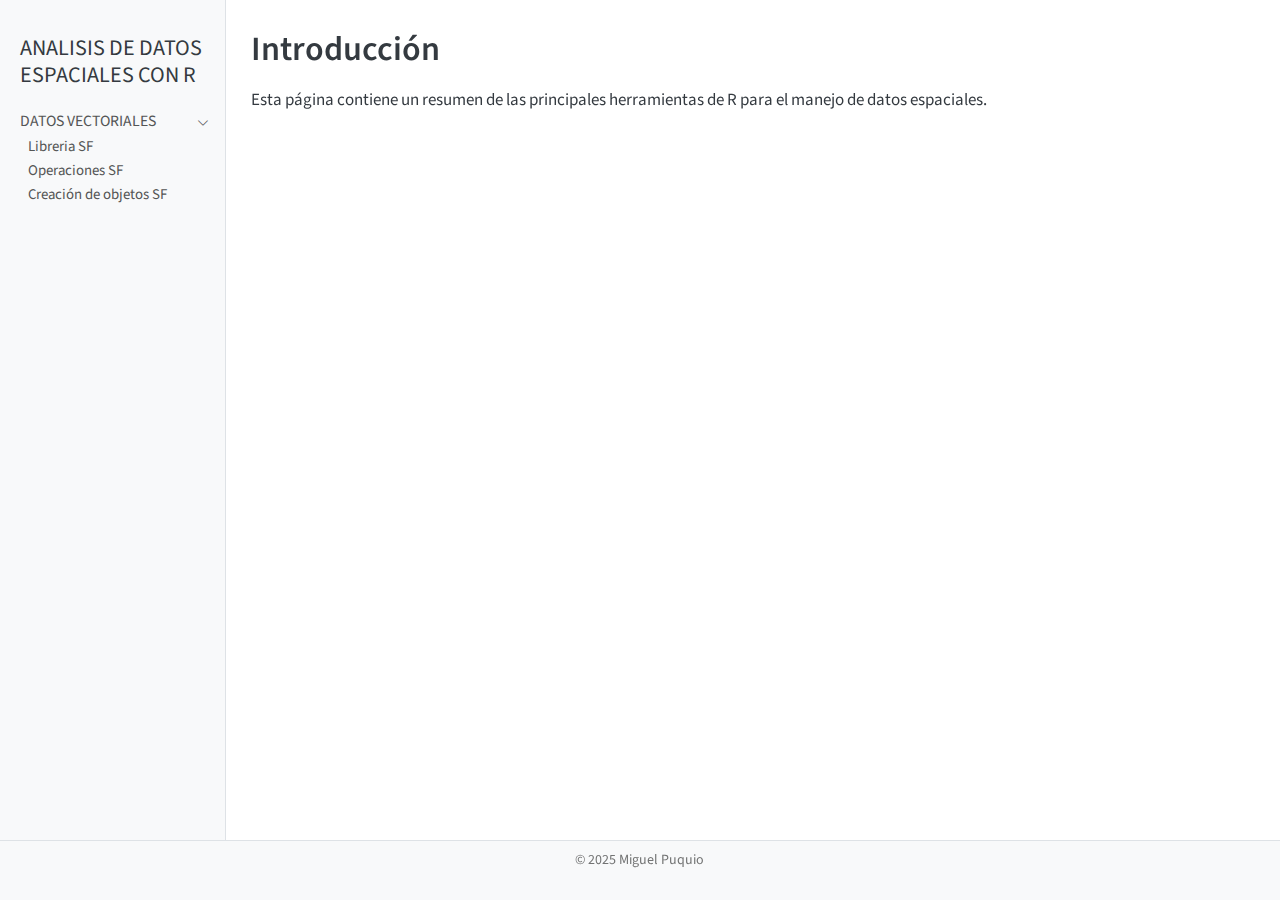
<file: docs/index.html>
<!DOCTYPE html>
<html xmlns="http://www.w3.org/1999/xhtml" lang="en" xml:lang="en"><head>

<meta charset="utf-8">
<meta name="generator" content="quarto-1.7.33">

<meta name="viewport" content="width=device-width, initial-scale=1.0, user-scalable=yes">


<title>Introducción – ANALISIS DE DATOS ESPACIALES CON R</title>
<style>
code{white-space: pre-wrap;}
span.smallcaps{font-variant: small-caps;}
div.columns{display: flex; gap: min(4vw, 1.5em);}
div.column{flex: auto; overflow-x: auto;}
div.hanging-indent{margin-left: 1.5em; text-indent: -1.5em;}
ul.task-list{list-style: none;}
ul.task-list li input[type="checkbox"] {
  width: 0.8em;
  margin: 0 0.8em 0.2em -1em; /* quarto-specific, see https://github.com/quarto-dev/quarto-cli/issues/4556 */ 
  vertical-align: middle;
}
</style>


<script src="site_libs/quarto-nav/quarto-nav.js"></script>
<script src="site_libs/quarto-nav/headroom.min.js"></script>
<script src="site_libs/clipboard/clipboard.min.js"></script>
<script src="site_libs/quarto-search/autocomplete.umd.js"></script>
<script src="site_libs/quarto-search/fuse.min.js"></script>
<script src="site_libs/quarto-search/quarto-search.js"></script>
<meta name="quarto:offset" content="./">
<script src="site_libs/quarto-html/quarto.js" type="module"></script>
<script src="site_libs/quarto-html/tabsets/tabsets.js" type="module"></script>
<script src="site_libs/quarto-html/popper.min.js"></script>
<script src="site_libs/quarto-html/tippy.umd.min.js"></script>
<script src="site_libs/quarto-html/anchor.min.js"></script>
<link href="site_libs/quarto-html/tippy.css" rel="stylesheet">
<link href="site_libs/quarto-html/quarto-syntax-highlighting-ea385d0e468b0dd5ea5bf0780b1290d9.css" rel="stylesheet" id="quarto-text-highlighting-styles">
<script src="site_libs/bootstrap/bootstrap.min.js"></script>
<link href="site_libs/bootstrap/bootstrap-icons.css" rel="stylesheet">
<link href="site_libs/bootstrap/bootstrap-a3ab5ce61b967e52095fdef83824ff35.min.css" rel="stylesheet" append-hash="true" id="quarto-bootstrap" data-mode="light">
<script id="quarto-search-options" type="application/json">{
  "location": "sidebar",
  "copy-button": false,
  "collapse-after": 3,
  "panel-placement": "start",
  "type": "textbox",
  "limit": 50,
  "keyboard-shortcut": [
    "f",
    "/",
    "s"
  ],
  "show-item-context": false,
  "language": {
    "search-no-results-text": "No results",
    "search-matching-documents-text": "matching documents",
    "search-copy-link-title": "Copy link to search",
    "search-hide-matches-text": "Hide additional matches",
    "search-more-match-text": "more match in this document",
    "search-more-matches-text": "more matches in this document",
    "search-clear-button-title": "Clear",
    "search-text-placeholder": "",
    "search-detached-cancel-button-title": "Cancel",
    "search-submit-button-title": "Submit",
    "search-label": "Search"
  }
}</script>


<link rel="stylesheet" href="styles.css">
</head>

<body class="nav-sidebar docked quarto-light">

<div id="quarto-search-results"></div>
  <header id="quarto-header" class="headroom fixed-top">
  <nav class="quarto-secondary-nav">
    <div class="container-fluid d-flex">
      <button type="button" class="quarto-btn-toggle btn" data-bs-toggle="collapse" role="button" data-bs-target=".quarto-sidebar-collapse-item" aria-controls="quarto-sidebar" aria-expanded="false" aria-label="Toggle sidebar navigation" onclick="if (window.quartoToggleHeadroom) { window.quartoToggleHeadroom(); }">
        <i class="bi bi-layout-text-sidebar-reverse"></i>
      </button>
        <nav class="quarto-page-breadcrumbs" aria-label="breadcrumb"><ol class="breadcrumb"><li class="breadcrumb-item">
      ANALISIS DE DATOS ESPACIALES CON R
      </li></ol></nav>
        <a class="flex-grow-1" role="navigation" data-bs-toggle="collapse" data-bs-target=".quarto-sidebar-collapse-item" aria-controls="quarto-sidebar" aria-expanded="false" aria-label="Toggle sidebar navigation" onclick="if (window.quartoToggleHeadroom) { window.quartoToggleHeadroom(); }">      
        </a>
    </div>
  </nav>
</header>
<!-- content -->
<div id="quarto-content" class="quarto-container page-columns page-rows-contents page-layout-article">
<!-- sidebar -->
  <nav id="quarto-sidebar" class="sidebar collapse collapse-horizontal quarto-sidebar-collapse-item sidebar-navigation docked overflow-auto">
    <div class="pt-lg-2 mt-2 text-left sidebar-header">
    <div class="sidebar-title mb-0 py-0">
      <a href="./">ANALISIS DE DATOS ESPACIALES CON R</a> 
    </div>
      </div>
    <div class="sidebar-menu-container"> 
    <ul class="list-unstyled mt-1">
        <li class="sidebar-item sidebar-item-section">
      <div class="sidebar-item-container"> 
            <a class="sidebar-item-text sidebar-link text-start" data-bs-toggle="collapse" data-bs-target="#quarto-sidebar-section-1" role="navigation" aria-expanded="true">
 <span class="menu-text">DATOS VECTORIALES</span></a>
          <a class="sidebar-item-toggle text-start" data-bs-toggle="collapse" data-bs-target="#quarto-sidebar-section-1" role="navigation" aria-expanded="true" aria-label="Toggle section">
            <i class="bi bi-chevron-right ms-2"></i>
          </a> 
      </div>
      <ul id="quarto-sidebar-section-1" class="collapse list-unstyled sidebar-section depth1 show">  
          <li class="sidebar-item">
  <div class="sidebar-item-container"> 
  <a href="./1_Libreria_SF.html" class="sidebar-item-text sidebar-link">
 <span class="menu-text">Libreria SF</span></a>
  </div>
</li>
          <li class="sidebar-item">
  <div class="sidebar-item-container"> 
  <a href="./2_Operaciones_SF.html" class="sidebar-item-text sidebar-link">
 <span class="menu-text">Operaciones SF</span></a>
  </div>
</li>
          <li class="sidebar-item">
  <div class="sidebar-item-container"> 
  <a href="./3_Creacion_objetos_SF.html" class="sidebar-item-text sidebar-link">
 <span class="menu-text">Creación de objetos SF</span></a>
  </div>
</li>
      </ul>
  </li>
    </ul>
    </div>
</nav>
<div id="quarto-sidebar-glass" class="quarto-sidebar-collapse-item" data-bs-toggle="collapse" data-bs-target=".quarto-sidebar-collapse-item"></div>
<!-- margin-sidebar -->
    <div id="quarto-margin-sidebar" class="sidebar margin-sidebar zindex-bottom">
        
    </div>
<!-- main -->
<main class="content" id="quarto-document-content">

<header id="title-block-header" class="quarto-title-block default">
<div class="quarto-title">
<h1 class="title">Introducción</h1>
</div>



<div class="quarto-title-meta">

    
  
    
  </div>
  


</header>


<p>Esta página contiene un resumen de las principales herramientas de R para el manejo de datos espaciales.</p>



<a onclick="window.scrollTo(0, 0); return false;" role="button" id="quarto-back-to-top"><i class="bi bi-arrow-up"></i> Back to top</a></main> <!-- /main -->
<script id="quarto-html-after-body" type="application/javascript">
  window.document.addEventListener("DOMContentLoaded", function (event) {
    const icon = "";
    const anchorJS = new window.AnchorJS();
    anchorJS.options = {
      placement: 'right',
      icon: icon
    };
    anchorJS.add('.anchored');
    const isCodeAnnotation = (el) => {
      for (const clz of el.classList) {
        if (clz.startsWith('code-annotation-')) {                     
          return true;
        }
      }
      return false;
    }
    const onCopySuccess = function(e) {
      // button target
      const button = e.trigger;
      // don't keep focus
      button.blur();
      // flash "checked"
      button.classList.add('code-copy-button-checked');
      var currentTitle = button.getAttribute("title");
      button.setAttribute("title", "Copied!");
      let tooltip;
      if (window.bootstrap) {
        button.setAttribute("data-bs-toggle", "tooltip");
        button.setAttribute("data-bs-placement", "left");
        button.setAttribute("data-bs-title", "Copied!");
        tooltip = new bootstrap.Tooltip(button, 
          { trigger: "manual", 
            customClass: "code-copy-button-tooltip",
            offset: [0, -8]});
        tooltip.show();    
      }
      setTimeout(function() {
        if (tooltip) {
          tooltip.hide();
          button.removeAttribute("data-bs-title");
          button.removeAttribute("data-bs-toggle");
          button.removeAttribute("data-bs-placement");
        }
        button.setAttribute("title", currentTitle);
        button.classList.remove('code-copy-button-checked');
      }, 1000);
      // clear code selection
      e.clearSelection();
    }
    const getTextToCopy = function(trigger) {
        const codeEl = trigger.previousElementSibling.cloneNode(true);
        for (const childEl of codeEl.children) {
          if (isCodeAnnotation(childEl)) {
            childEl.remove();
          }
        }
        return codeEl.innerText;
    }
    const clipboard = new window.ClipboardJS('.code-copy-button:not([data-in-quarto-modal])', {
      text: getTextToCopy
    });
    clipboard.on('success', onCopySuccess);
    if (window.document.getElementById('quarto-embedded-source-code-modal')) {
      const clipboardModal = new window.ClipboardJS('.code-copy-button[data-in-quarto-modal]', {
        text: getTextToCopy,
        container: window.document.getElementById('quarto-embedded-source-code-modal')
      });
      clipboardModal.on('success', onCopySuccess);
    }
      var localhostRegex = new RegExp(/^(?:http|https):\/\/localhost\:?[0-9]*\//);
      var mailtoRegex = new RegExp(/^mailto:/);
        var filterRegex = new RegExp('/' + window.location.host + '/');
      var isInternal = (href) => {
          return filterRegex.test(href) || localhostRegex.test(href) || mailtoRegex.test(href);
      }
      // Inspect non-navigation links and adorn them if external
     var links = window.document.querySelectorAll('a[href]:not(.nav-link):not(.navbar-brand):not(.toc-action):not(.sidebar-link):not(.sidebar-item-toggle):not(.pagination-link):not(.no-external):not([aria-hidden]):not(.dropdown-item):not(.quarto-navigation-tool):not(.about-link)');
      for (var i=0; i<links.length; i++) {
        const link = links[i];
        if (!isInternal(link.href)) {
          // undo the damage that might have been done by quarto-nav.js in the case of
          // links that we want to consider external
          if (link.dataset.originalHref !== undefined) {
            link.href = link.dataset.originalHref;
          }
        }
      }
    function tippyHover(el, contentFn, onTriggerFn, onUntriggerFn) {
      const config = {
        allowHTML: true,
        maxWidth: 500,
        delay: 100,
        arrow: false,
        appendTo: function(el) {
            return el.parentElement;
        },
        interactive: true,
        interactiveBorder: 10,
        theme: 'quarto',
        placement: 'bottom-start',
      };
      if (contentFn) {
        config.content = contentFn;
      }
      if (onTriggerFn) {
        config.onTrigger = onTriggerFn;
      }
      if (onUntriggerFn) {
        config.onUntrigger = onUntriggerFn;
      }
      window.tippy(el, config); 
    }
    const noterefs = window.document.querySelectorAll('a[role="doc-noteref"]');
    for (var i=0; i<noterefs.length; i++) {
      const ref = noterefs[i];
      tippyHover(ref, function() {
        // use id or data attribute instead here
        let href = ref.getAttribute('data-footnote-href') || ref.getAttribute('href');
        try { href = new URL(href).hash; } catch {}
        const id = href.replace(/^#\/?/, "");
        const note = window.document.getElementById(id);
        if (note) {
          return note.innerHTML;
        } else {
          return "";
        }
      });
    }
    const xrefs = window.document.querySelectorAll('a.quarto-xref');
    const processXRef = (id, note) => {
      // Strip column container classes
      const stripColumnClz = (el) => {
        el.classList.remove("page-full", "page-columns");
        if (el.children) {
          for (const child of el.children) {
            stripColumnClz(child);
          }
        }
      }
      stripColumnClz(note)
      if (id === null || id.startsWith('sec-')) {
        // Special case sections, only their first couple elements
        const container = document.createElement("div");
        if (note.children && note.children.length > 2) {
          container.appendChild(note.children[0].cloneNode(true));
          for (let i = 1; i < note.children.length; i++) {
            const child = note.children[i];
            if (child.tagName === "P" && child.innerText === "") {
              continue;
            } else {
              container.appendChild(child.cloneNode(true));
              break;
            }
          }
          if (window.Quarto?.typesetMath) {
            window.Quarto.typesetMath(container);
          }
          return container.innerHTML
        } else {
          if (window.Quarto?.typesetMath) {
            window.Quarto.typesetMath(note);
          }
          return note.innerHTML;
        }
      } else {
        // Remove any anchor links if they are present
        const anchorLink = note.querySelector('a.anchorjs-link');
        if (anchorLink) {
          anchorLink.remove();
        }
        if (window.Quarto?.typesetMath) {
          window.Quarto.typesetMath(note);
        }
        if (note.classList.contains("callout")) {
          return note.outerHTML;
        } else {
          return note.innerHTML;
        }
      }
    }
    for (var i=0; i<xrefs.length; i++) {
      const xref = xrefs[i];
      tippyHover(xref, undefined, function(instance) {
        instance.disable();
        let url = xref.getAttribute('href');
        let hash = undefined; 
        if (url.startsWith('#')) {
          hash = url;
        } else {
          try { hash = new URL(url).hash; } catch {}
        }
        if (hash) {
          const id = hash.replace(/^#\/?/, "");
          const note = window.document.getElementById(id);
          if (note !== null) {
            try {
              const html = processXRef(id, note.cloneNode(true));
              instance.setContent(html);
            } finally {
              instance.enable();
              instance.show();
            }
          } else {
            // See if we can fetch this
            fetch(url.split('#')[0])
            .then(res => res.text())
            .then(html => {
              const parser = new DOMParser();
              const htmlDoc = parser.parseFromString(html, "text/html");
              const note = htmlDoc.getElementById(id);
              if (note !== null) {
                const html = processXRef(id, note);
                instance.setContent(html);
              } 
            }).finally(() => {
              instance.enable();
              instance.show();
            });
          }
        } else {
          // See if we can fetch a full url (with no hash to target)
          // This is a special case and we should probably do some content thinning / targeting
          fetch(url)
          .then(res => res.text())
          .then(html => {
            const parser = new DOMParser();
            const htmlDoc = parser.parseFromString(html, "text/html");
            const note = htmlDoc.querySelector('main.content');
            if (note !== null) {
              // This should only happen for chapter cross references
              // (since there is no id in the URL)
              // remove the first header
              if (note.children.length > 0 && note.children[0].tagName === "HEADER") {
                note.children[0].remove();
              }
              const html = processXRef(null, note);
              instance.setContent(html);
            } 
          }).finally(() => {
            instance.enable();
            instance.show();
          });
        }
      }, function(instance) {
      });
    }
        let selectedAnnoteEl;
        const selectorForAnnotation = ( cell, annotation) => {
          let cellAttr = 'data-code-cell="' + cell + '"';
          let lineAttr = 'data-code-annotation="' +  annotation + '"';
          const selector = 'span[' + cellAttr + '][' + lineAttr + ']';
          return selector;
        }
        const selectCodeLines = (annoteEl) => {
          const doc = window.document;
          const targetCell = annoteEl.getAttribute("data-target-cell");
          const targetAnnotation = annoteEl.getAttribute("data-target-annotation");
          const annoteSpan = window.document.querySelector(selectorForAnnotation(targetCell, targetAnnotation));
          const lines = annoteSpan.getAttribute("data-code-lines").split(",");
          const lineIds = lines.map((line) => {
            return targetCell + "-" + line;
          })
          let top = null;
          let height = null;
          let parent = null;
          if (lineIds.length > 0) {
              //compute the position of the single el (top and bottom and make a div)
              const el = window.document.getElementById(lineIds[0]);
              top = el.offsetTop;
              height = el.offsetHeight;
              parent = el.parentElement.parentElement;
            if (lineIds.length > 1) {
              const lastEl = window.document.getElementById(lineIds[lineIds.length - 1]);
              const bottom = lastEl.offsetTop + lastEl.offsetHeight;
              height = bottom - top;
            }
            if (top !== null && height !== null && parent !== null) {
              // cook up a div (if necessary) and position it 
              let div = window.document.getElementById("code-annotation-line-highlight");
              if (div === null) {
                div = window.document.createElement("div");
                div.setAttribute("id", "code-annotation-line-highlight");
                div.style.position = 'absolute';
                parent.appendChild(div);
              }
              div.style.top = top - 2 + "px";
              div.style.height = height + 4 + "px";
              div.style.left = 0;
              let gutterDiv = window.document.getElementById("code-annotation-line-highlight-gutter");
              if (gutterDiv === null) {
                gutterDiv = window.document.createElement("div");
                gutterDiv.setAttribute("id", "code-annotation-line-highlight-gutter");
                gutterDiv.style.position = 'absolute';
                const codeCell = window.document.getElementById(targetCell);
                const gutter = codeCell.querySelector('.code-annotation-gutter');
                gutter.appendChild(gutterDiv);
              }
              gutterDiv.style.top = top - 2 + "px";
              gutterDiv.style.height = height + 4 + "px";
            }
            selectedAnnoteEl = annoteEl;
          }
        };
        const unselectCodeLines = () => {
          const elementsIds = ["code-annotation-line-highlight", "code-annotation-line-highlight-gutter"];
          elementsIds.forEach((elId) => {
            const div = window.document.getElementById(elId);
            if (div) {
              div.remove();
            }
          });
          selectedAnnoteEl = undefined;
        };
          // Handle positioning of the toggle
      window.addEventListener(
        "resize",
        throttle(() => {
          elRect = undefined;
          if (selectedAnnoteEl) {
            selectCodeLines(selectedAnnoteEl);
          }
        }, 10)
      );
      function throttle(fn, ms) {
      let throttle = false;
      let timer;
        return (...args) => {
          if(!throttle) { // first call gets through
              fn.apply(this, args);
              throttle = true;
          } else { // all the others get throttled
              if(timer) clearTimeout(timer); // cancel #2
              timer = setTimeout(() => {
                fn.apply(this, args);
                timer = throttle = false;
              }, ms);
          }
        };
      }
        // Attach click handler to the DT
        const annoteDls = window.document.querySelectorAll('dt[data-target-cell]');
        for (const annoteDlNode of annoteDls) {
          annoteDlNode.addEventListener('click', (event) => {
            const clickedEl = event.target;
            if (clickedEl !== selectedAnnoteEl) {
              unselectCodeLines();
              const activeEl = window.document.querySelector('dt[data-target-cell].code-annotation-active');
              if (activeEl) {
                activeEl.classList.remove('code-annotation-active');
              }
              selectCodeLines(clickedEl);
              clickedEl.classList.add('code-annotation-active');
            } else {
              // Unselect the line
              unselectCodeLines();
              clickedEl.classList.remove('code-annotation-active');
            }
          });
        }
    const findCites = (el) => {
      const parentEl = el.parentElement;
      if (parentEl) {
        const cites = parentEl.dataset.cites;
        if (cites) {
          return {
            el,
            cites: cites.split(' ')
          };
        } else {
          return findCites(el.parentElement)
        }
      } else {
        return undefined;
      }
    };
    var bibliorefs = window.document.querySelectorAll('a[role="doc-biblioref"]');
    for (var i=0; i<bibliorefs.length; i++) {
      const ref = bibliorefs[i];
      const citeInfo = findCites(ref);
      if (citeInfo) {
        tippyHover(citeInfo.el, function() {
          var popup = window.document.createElement('div');
          citeInfo.cites.forEach(function(cite) {
            var citeDiv = window.document.createElement('div');
            citeDiv.classList.add('hanging-indent');
            citeDiv.classList.add('csl-entry');
            var biblioDiv = window.document.getElementById('ref-' + cite);
            if (biblioDiv) {
              citeDiv.innerHTML = biblioDiv.innerHTML;
            }
            popup.appendChild(citeDiv);
          });
          return popup.innerHTML;
        });
      }
    }
  });
  </script>
</div> <!-- /content -->
<footer class="footer">
  <div class="nav-footer">
    <div class="nav-footer-left">
      &nbsp;
    </div>   
    <div class="nav-footer-center">
<p>© 2025 Miguel Puquio</p>
</div>
    <div class="nav-footer-right">
      &nbsp;
    </div>
  </div>
</footer>




</body></html>
</file>
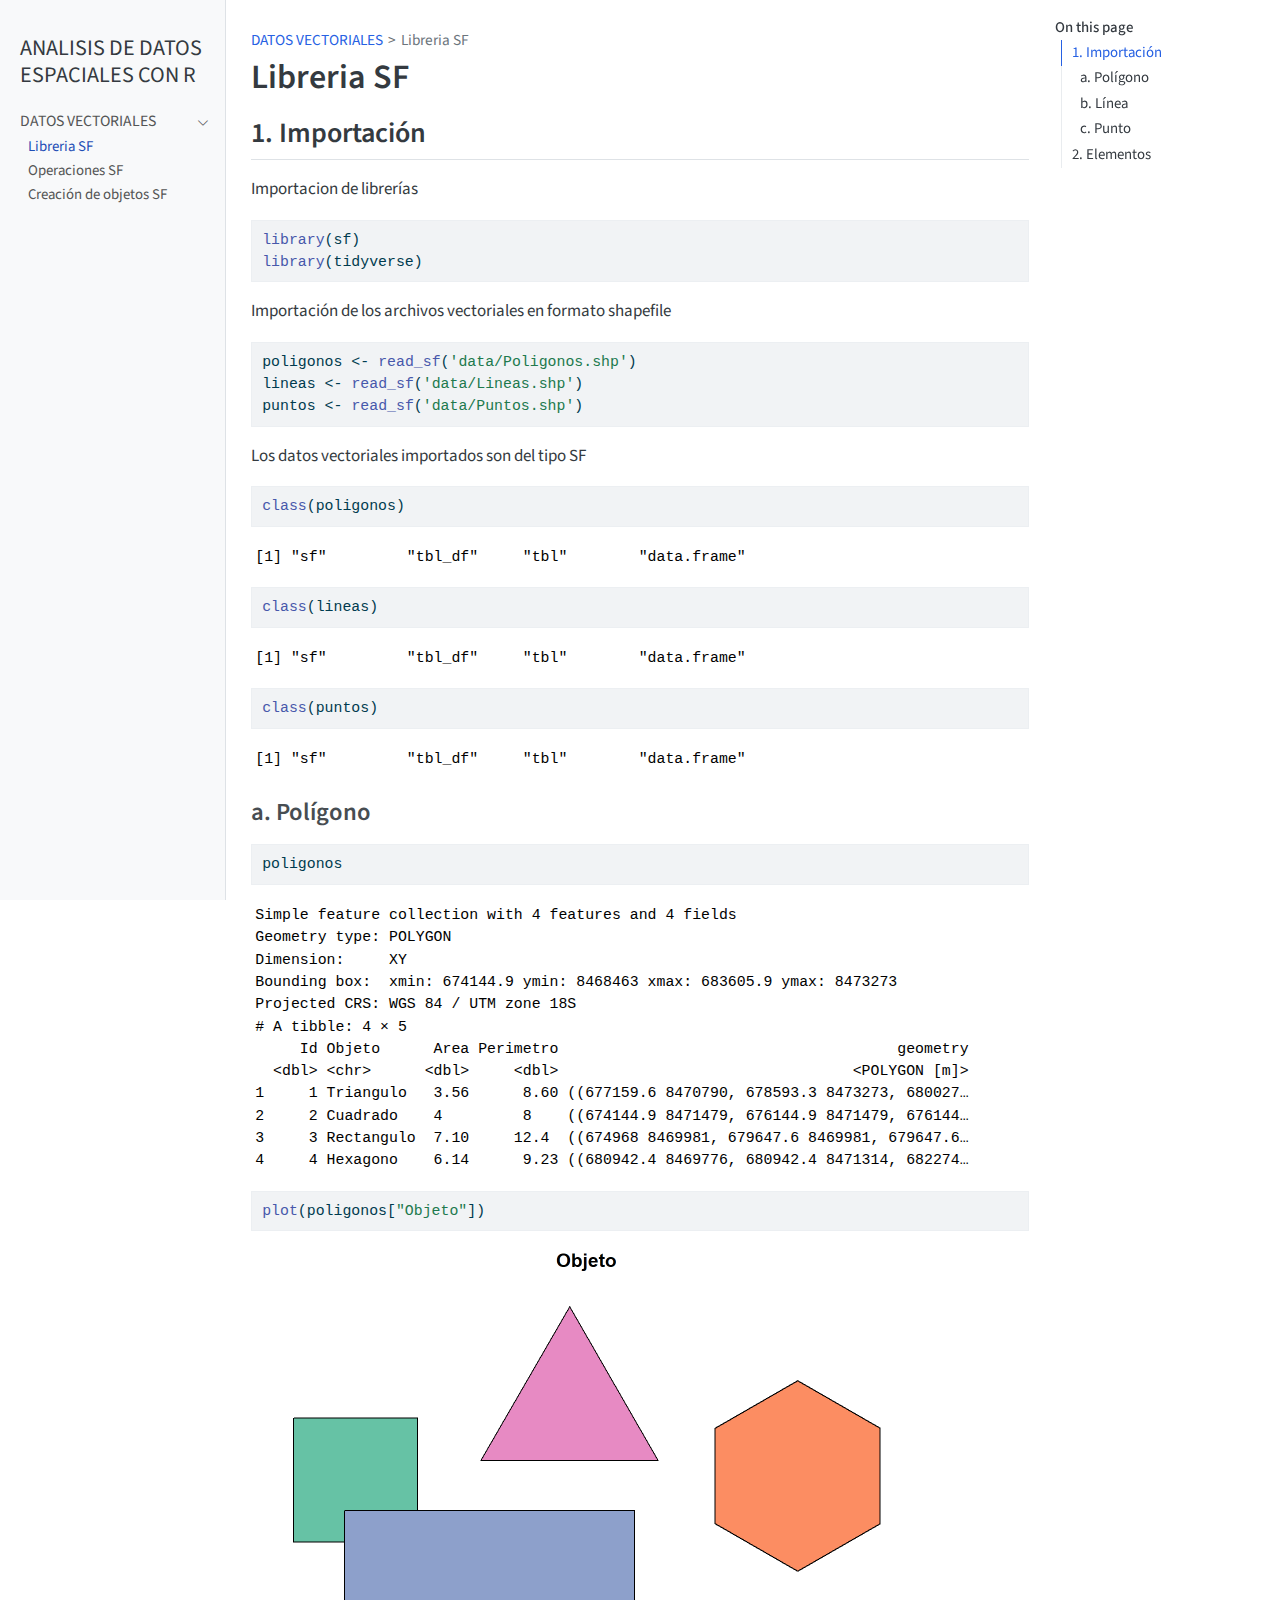
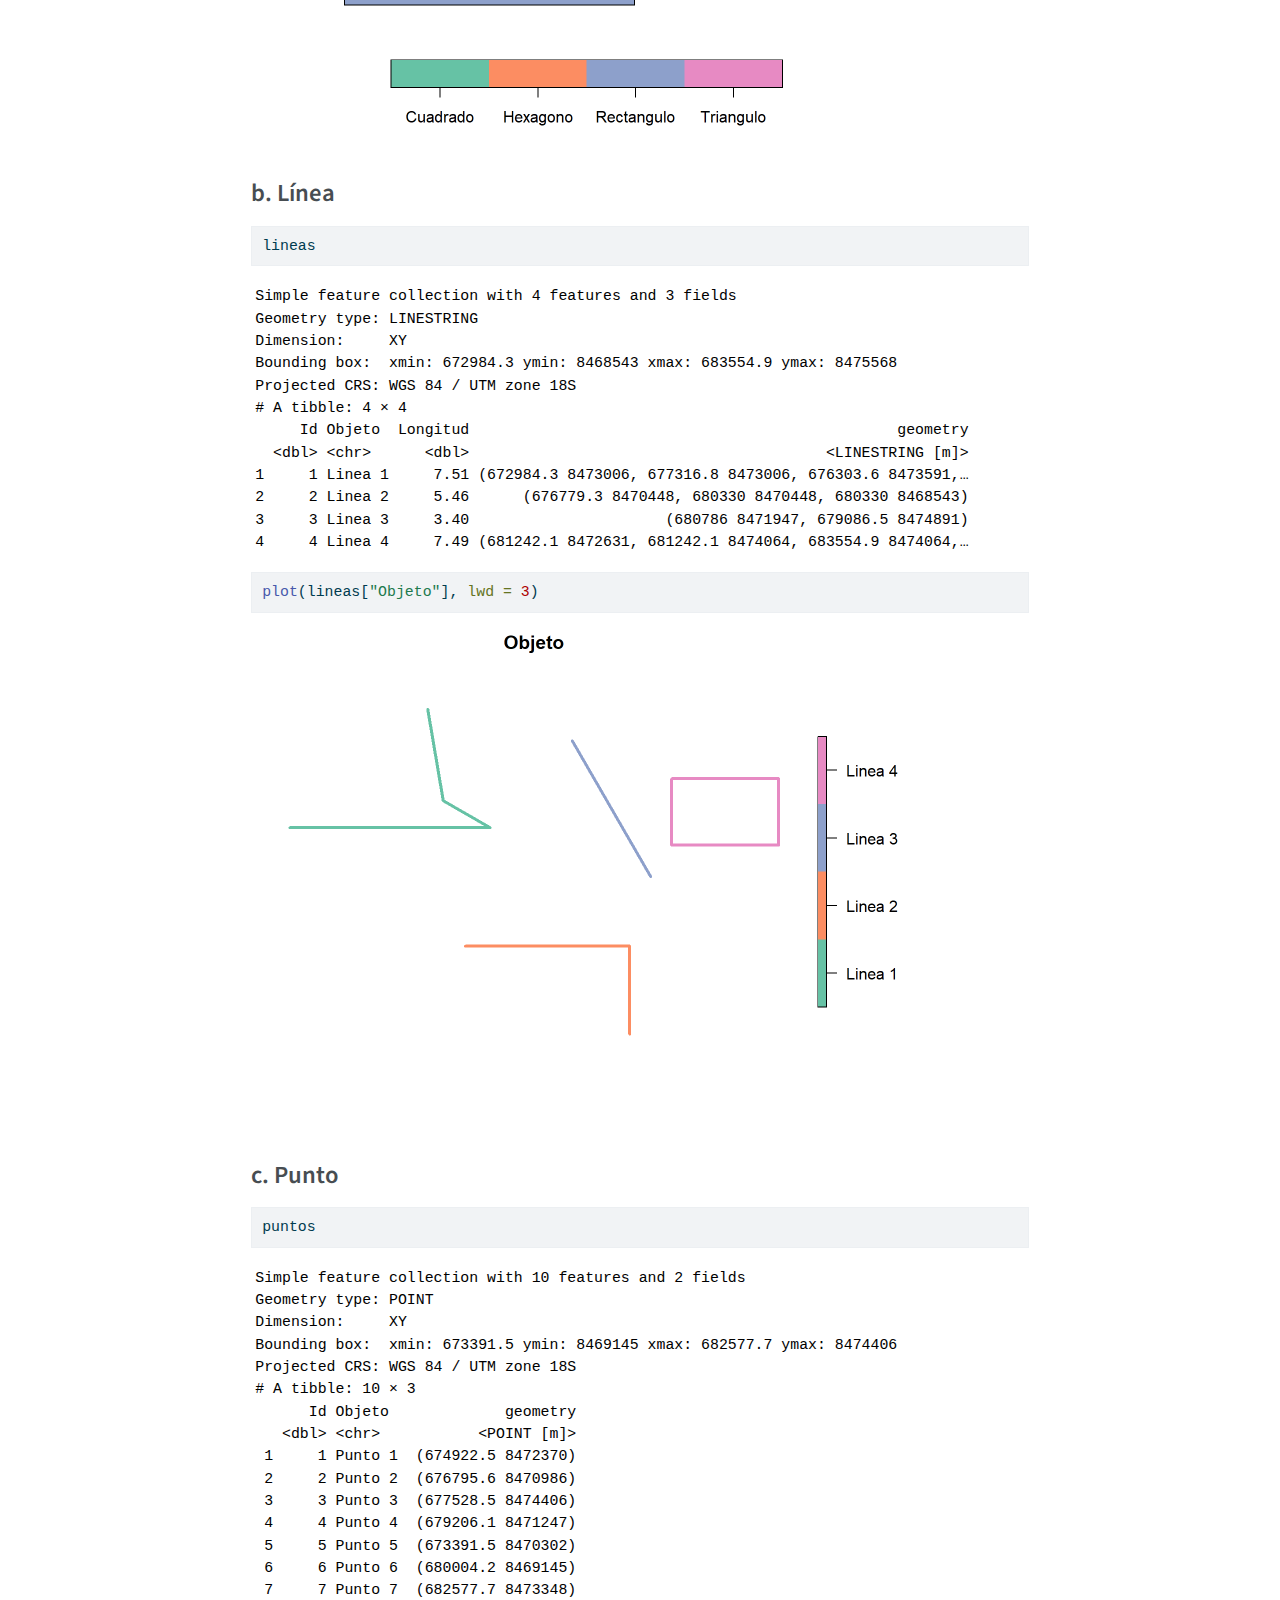
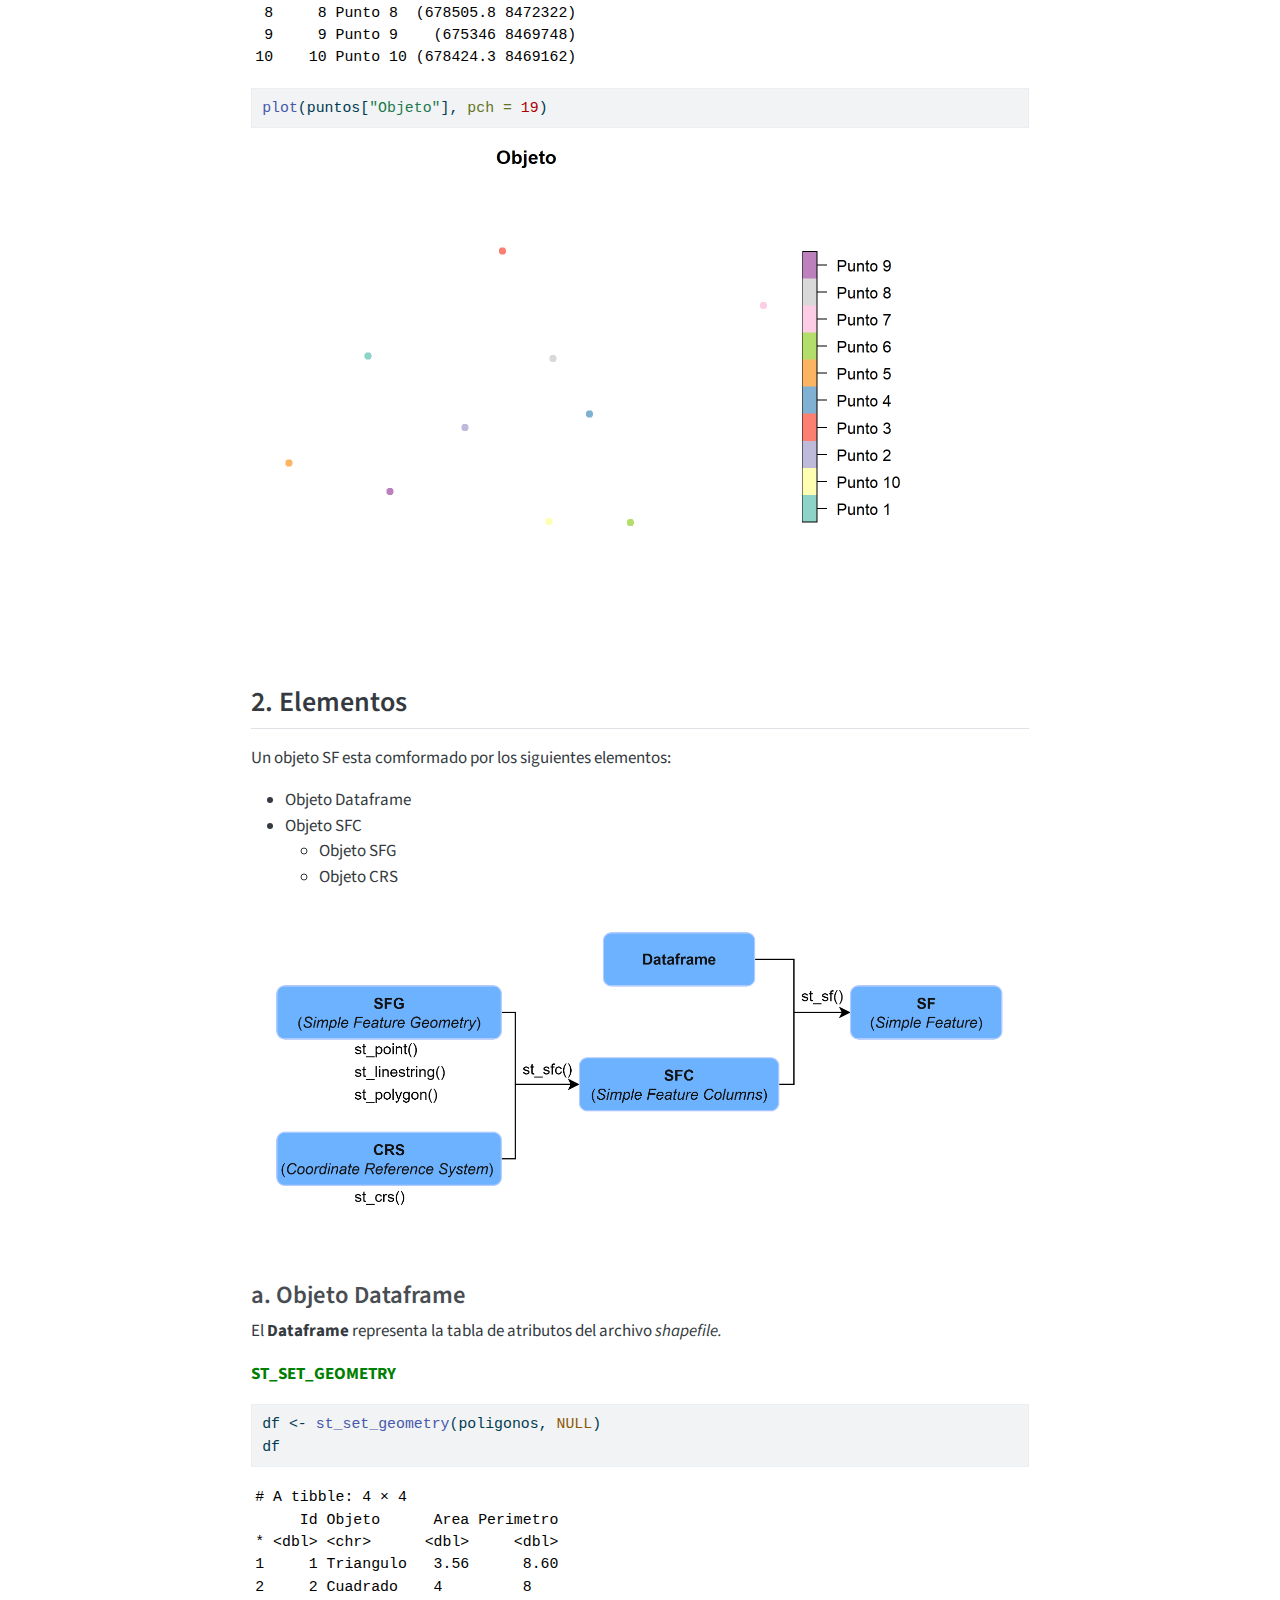
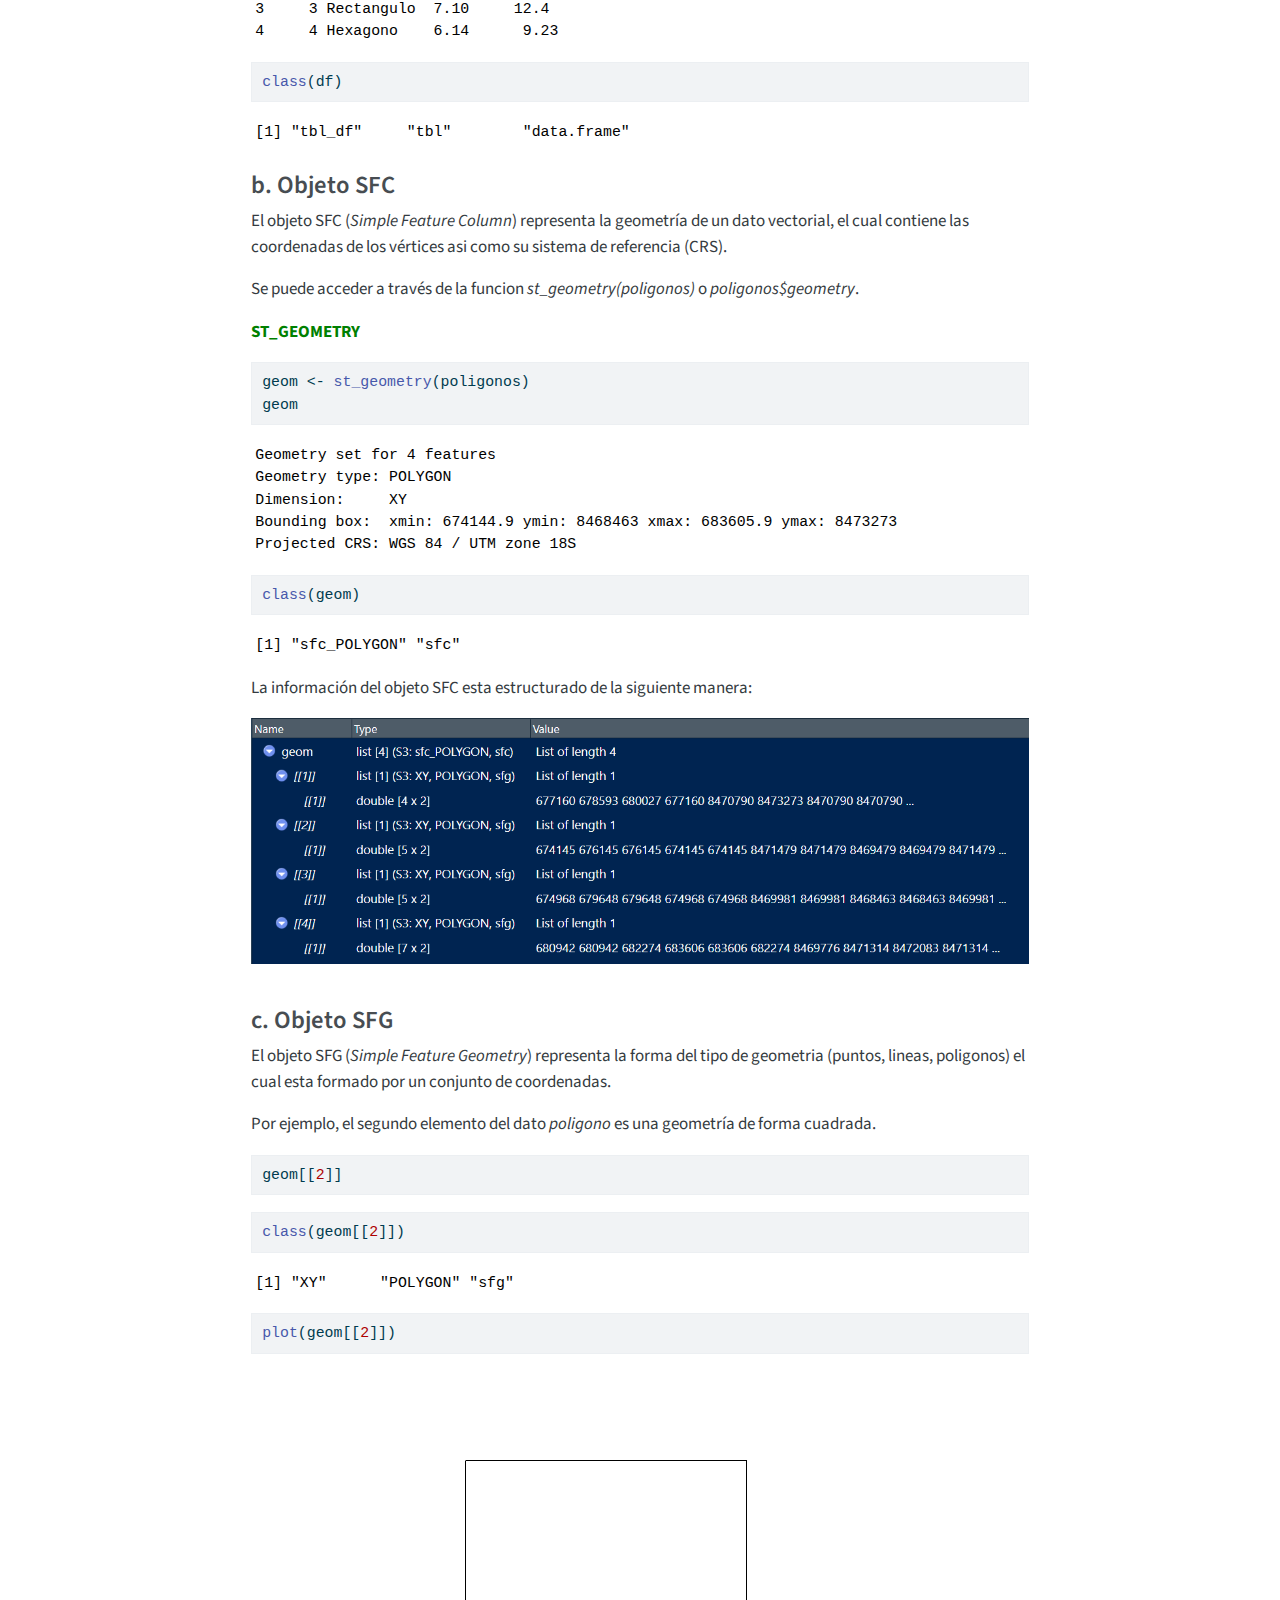
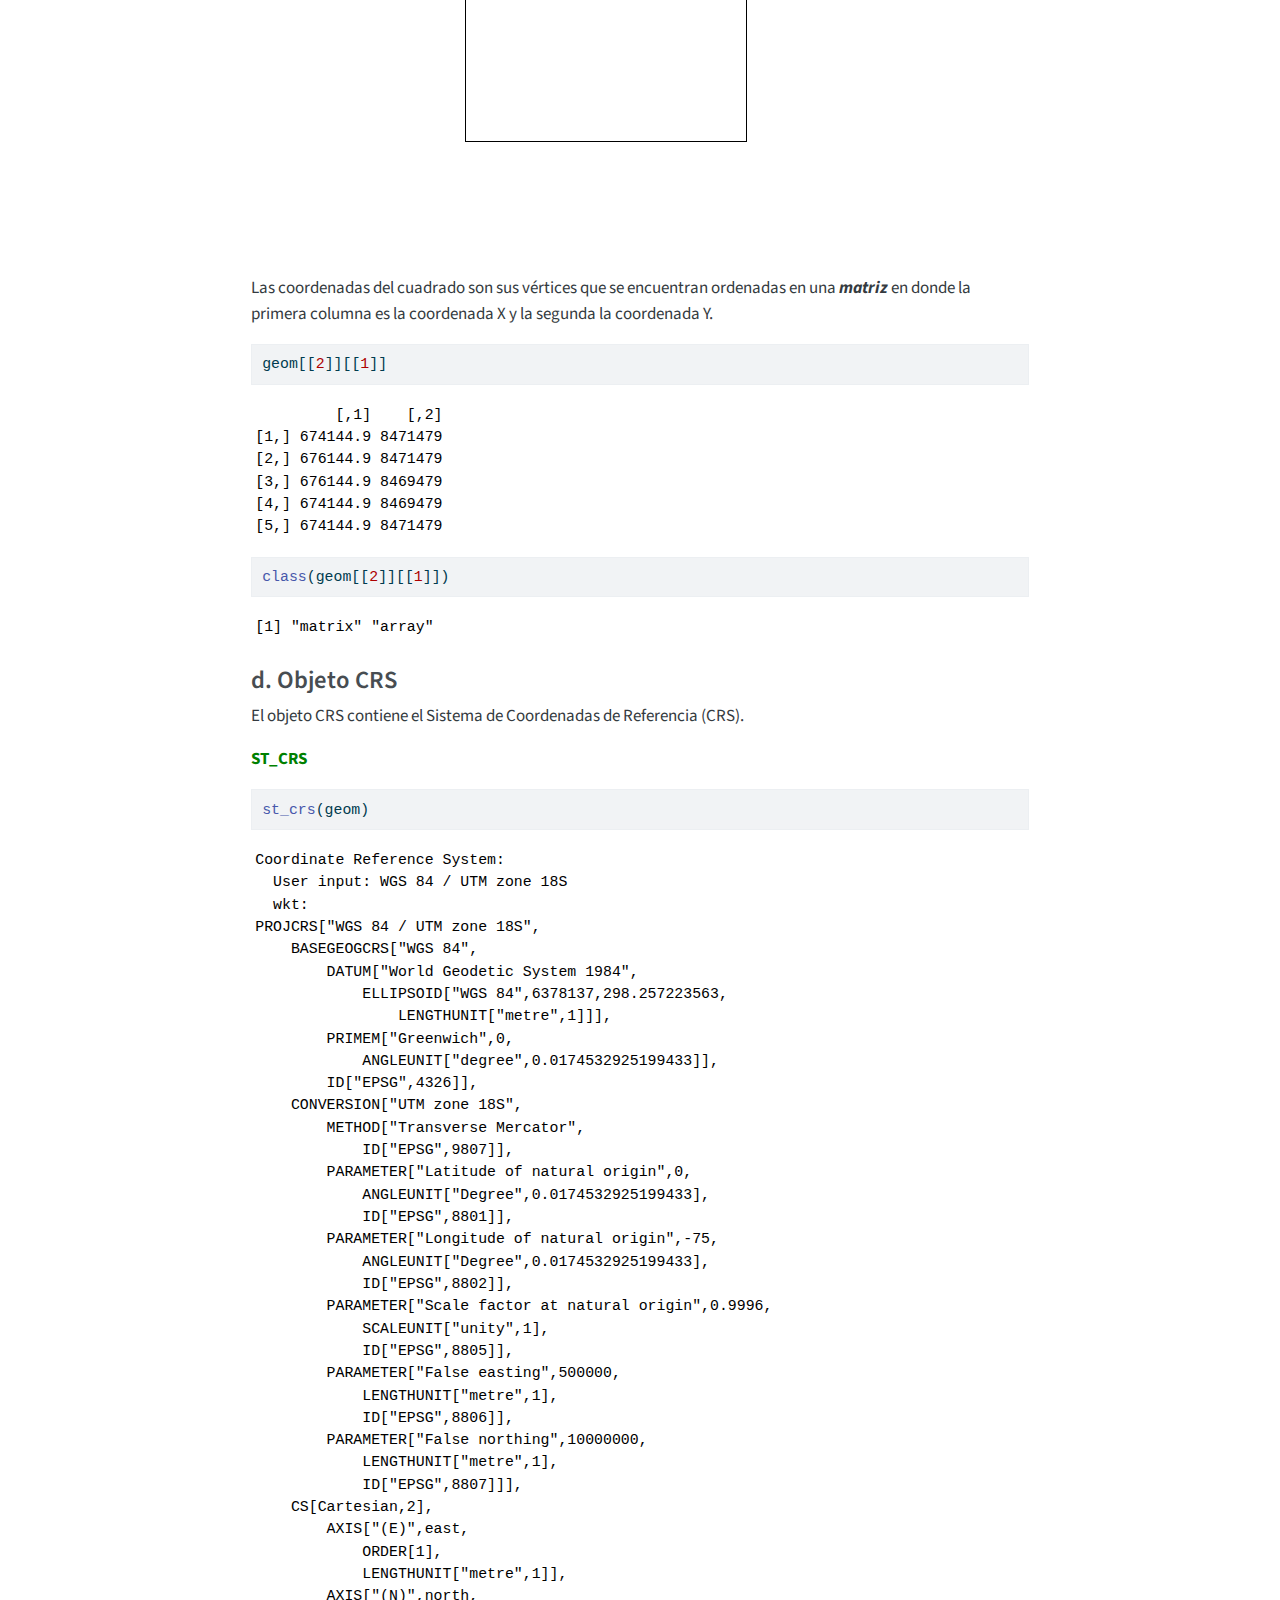
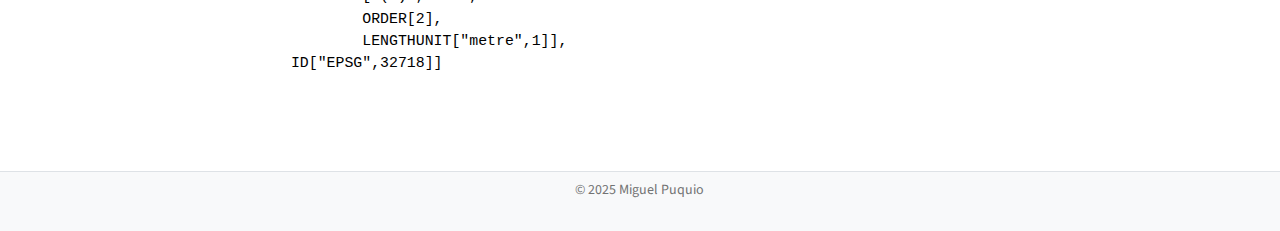
<file: docs/1_Libreria_SF.html>
<!DOCTYPE html>
<html xmlns="http://www.w3.org/1999/xhtml" lang="en" xml:lang="en"><head>

<meta charset="utf-8">
<meta name="generator" content="quarto-1.7.33">

<meta name="viewport" content="width=device-width, initial-scale=1.0, user-scalable=yes">


<title>Libreria SF – ANALISIS DE DATOS ESPACIALES CON R</title>
<style>
code{white-space: pre-wrap;}
span.smallcaps{font-variant: small-caps;}
div.columns{display: flex; gap: min(4vw, 1.5em);}
div.column{flex: auto; overflow-x: auto;}
div.hanging-indent{margin-left: 1.5em; text-indent: -1.5em;}
ul.task-list{list-style: none;}
ul.task-list li input[type="checkbox"] {
  width: 0.8em;
  margin: 0 0.8em 0.2em -1em; /* quarto-specific, see https://github.com/quarto-dev/quarto-cli/issues/4556 */ 
  vertical-align: middle;
}
/* CSS for syntax highlighting */
html { -webkit-text-size-adjust: 100%; }
pre > code.sourceCode { white-space: pre; position: relative; }
pre > code.sourceCode > span { display: inline-block; line-height: 1.25; }
pre > code.sourceCode > span:empty { height: 1.2em; }
.sourceCode { overflow: visible; }
code.sourceCode > span { color: inherit; text-decoration: inherit; }
div.sourceCode { margin: 1em 0; }
pre.sourceCode { margin: 0; }
@media screen {
div.sourceCode { overflow: auto; }
}
@media print {
pre > code.sourceCode { white-space: pre-wrap; }
pre > code.sourceCode > span { text-indent: -5em; padding-left: 5em; }
}
pre.numberSource code
  { counter-reset: source-line 0; }
pre.numberSource code > span
  { position: relative; left: -4em; counter-increment: source-line; }
pre.numberSource code > span > a:first-child::before
  { content: counter(source-line);
    position: relative; left: -1em; text-align: right; vertical-align: baseline;
    border: none; display: inline-block;
    -webkit-touch-callout: none; -webkit-user-select: none;
    -khtml-user-select: none; -moz-user-select: none;
    -ms-user-select: none; user-select: none;
    padding: 0 4px; width: 4em;
  }
pre.numberSource { margin-left: 3em;  padding-left: 4px; }
div.sourceCode
  {   }
@media screen {
pre > code.sourceCode > span > a:first-child::before { text-decoration: underline; }
}
</style>


<script src="site_libs/quarto-nav/quarto-nav.js"></script>
<script src="site_libs/quarto-nav/headroom.min.js"></script>
<script src="site_libs/clipboard/clipboard.min.js"></script>
<script src="site_libs/quarto-search/autocomplete.umd.js"></script>
<script src="site_libs/quarto-search/fuse.min.js"></script>
<script src="site_libs/quarto-search/quarto-search.js"></script>
<meta name="quarto:offset" content="./">
<script src="site_libs/quarto-html/quarto.js" type="module"></script>
<script src="site_libs/quarto-html/tabsets/tabsets.js" type="module"></script>
<script src="site_libs/quarto-html/popper.min.js"></script>
<script src="site_libs/quarto-html/tippy.umd.min.js"></script>
<script src="site_libs/quarto-html/anchor.min.js"></script>
<link href="site_libs/quarto-html/tippy.css" rel="stylesheet">
<link href="site_libs/quarto-html/quarto-syntax-highlighting-ea385d0e468b0dd5ea5bf0780b1290d9.css" rel="stylesheet" id="quarto-text-highlighting-styles">
<script src="site_libs/bootstrap/bootstrap.min.js"></script>
<link href="site_libs/bootstrap/bootstrap-icons.css" rel="stylesheet">
<link href="site_libs/bootstrap/bootstrap-a3ab5ce61b967e52095fdef83824ff35.min.css" rel="stylesheet" append-hash="true" id="quarto-bootstrap" data-mode="light">
<script id="quarto-search-options" type="application/json">{
  "location": "sidebar",
  "copy-button": false,
  "collapse-after": 3,
  "panel-placement": "start",
  "type": "textbox",
  "limit": 50,
  "keyboard-shortcut": [
    "f",
    "/",
    "s"
  ],
  "show-item-context": false,
  "language": {
    "search-no-results-text": "No results",
    "search-matching-documents-text": "matching documents",
    "search-copy-link-title": "Copy link to search",
    "search-hide-matches-text": "Hide additional matches",
    "search-more-match-text": "more match in this document",
    "search-more-matches-text": "more matches in this document",
    "search-clear-button-title": "Clear",
    "search-text-placeholder": "",
    "search-detached-cancel-button-title": "Cancel",
    "search-submit-button-title": "Submit",
    "search-label": "Search"
  }
}</script>


<link rel="stylesheet" href="styles.css">
</head>

<body class="nav-sidebar docked quarto-light">

<div id="quarto-search-results"></div>
  <header id="quarto-header" class="headroom fixed-top">
  <nav class="quarto-secondary-nav">
    <div class="container-fluid d-flex">
      <button type="button" class="quarto-btn-toggle btn" data-bs-toggle="collapse" role="button" data-bs-target=".quarto-sidebar-collapse-item" aria-controls="quarto-sidebar" aria-expanded="false" aria-label="Toggle sidebar navigation" onclick="if (window.quartoToggleHeadroom) { window.quartoToggleHeadroom(); }">
        <i class="bi bi-layout-text-sidebar-reverse"></i>
      </button>
        <nav class="quarto-page-breadcrumbs" aria-label="breadcrumb"><ol class="breadcrumb"><li class="breadcrumb-item"><a href="./1_Libreria_SF.html">DATOS VECTORIALES</a></li><li class="breadcrumb-item"><a href="./1_Libreria_SF.html">Libreria SF</a></li></ol></nav>
        <a class="flex-grow-1" role="navigation" data-bs-toggle="collapse" data-bs-target=".quarto-sidebar-collapse-item" aria-controls="quarto-sidebar" aria-expanded="false" aria-label="Toggle sidebar navigation" onclick="if (window.quartoToggleHeadroom) { window.quartoToggleHeadroom(); }">      
        </a>
    </div>
  </nav>
</header>
<!-- content -->
<div id="quarto-content" class="quarto-container page-columns page-rows-contents page-layout-article">
<!-- sidebar -->
  <nav id="quarto-sidebar" class="sidebar collapse collapse-horizontal quarto-sidebar-collapse-item sidebar-navigation docked overflow-auto">
    <div class="pt-lg-2 mt-2 text-left sidebar-header">
    <div class="sidebar-title mb-0 py-0">
      <a href="./">ANALISIS DE DATOS ESPACIALES CON R</a> 
    </div>
      </div>
    <div class="sidebar-menu-container"> 
    <ul class="list-unstyled mt-1">
        <li class="sidebar-item sidebar-item-section">
      <div class="sidebar-item-container"> 
            <a class="sidebar-item-text sidebar-link text-start" data-bs-toggle="collapse" data-bs-target="#quarto-sidebar-section-1" role="navigation" aria-expanded="true">
 <span class="menu-text">DATOS VECTORIALES</span></a>
          <a class="sidebar-item-toggle text-start" data-bs-toggle="collapse" data-bs-target="#quarto-sidebar-section-1" role="navigation" aria-expanded="true" aria-label="Toggle section">
            <i class="bi bi-chevron-right ms-2"></i>
          </a> 
      </div>
      <ul id="quarto-sidebar-section-1" class="collapse list-unstyled sidebar-section depth1 show">  
          <li class="sidebar-item">
  <div class="sidebar-item-container"> 
  <a href="./1_Libreria_SF.html" class="sidebar-item-text sidebar-link active">
 <span class="menu-text">Libreria SF</span></a>
  </div>
</li>
          <li class="sidebar-item">
  <div class="sidebar-item-container"> 
  <a href="./2_Operaciones_SF.html" class="sidebar-item-text sidebar-link">
 <span class="menu-text">Operaciones SF</span></a>
  </div>
</li>
          <li class="sidebar-item">
  <div class="sidebar-item-container"> 
  <a href="./3_Creacion_objetos_SF.html" class="sidebar-item-text sidebar-link">
 <span class="menu-text">Creación de objetos SF</span></a>
  </div>
</li>
      </ul>
  </li>
    </ul>
    </div>
</nav>
<div id="quarto-sidebar-glass" class="quarto-sidebar-collapse-item" data-bs-toggle="collapse" data-bs-target=".quarto-sidebar-collapse-item"></div>
<!-- margin-sidebar -->
    <div id="quarto-margin-sidebar" class="sidebar margin-sidebar">
        <nav id="TOC" role="doc-toc" class="toc-active">
    <h2 id="toc-title">On this page</h2>
   
  <ul>
  <li><a href="#importación" id="toc-importación" class="nav-link active" data-scroll-target="#importación">1. Importación</a>
  <ul class="collapse">
  <li><a href="#a.-polígono" id="toc-a.-polígono" class="nav-link" data-scroll-target="#a.-polígono">a. Polígono</a></li>
  <li><a href="#b.-línea" id="toc-b.-línea" class="nav-link" data-scroll-target="#b.-línea">b. Línea</a></li>
  <li><a href="#c.-punto" id="toc-c.-punto" class="nav-link" data-scroll-target="#c.-punto">c.&nbsp;Punto</a></li>
  </ul></li>
  <li><a href="#elementos" id="toc-elementos" class="nav-link" data-scroll-target="#elementos">2. Elementos</a>
  <ul class="collapse">
  <li><a href="#a.-objeto-dataframe" id="toc-a.-objeto-dataframe" class="nav-link" data-scroll-target="#a.-objeto-dataframe">a. Objeto Dataframe</a></li>
  <li><a href="#b.-objeto-sfc" id="toc-b.-objeto-sfc" class="nav-link" data-scroll-target="#b.-objeto-sfc">b. Objeto SFC</a></li>
  <li><a href="#c.-objeto-sfg" id="toc-c.-objeto-sfg" class="nav-link" data-scroll-target="#c.-objeto-sfg">c.&nbsp;Objeto SFG</a></li>
  <li><a href="#d.-objeto-crs" id="toc-d.-objeto-crs" class="nav-link" data-scroll-target="#d.-objeto-crs">d.&nbsp;Objeto CRS</a></li>
  </ul></li>
  </ul>
</nav>
    </div>
<!-- main -->
<main class="content" id="quarto-document-content">

<header id="title-block-header" class="quarto-title-block default"><nav class="quarto-page-breadcrumbs quarto-title-breadcrumbs d-none d-lg-block" aria-label="breadcrumb"><ol class="breadcrumb"><li class="breadcrumb-item"><a href="./1_Libreria_SF.html">DATOS VECTORIALES</a></li><li class="breadcrumb-item"><a href="./1_Libreria_SF.html">Libreria SF</a></li></ol></nav>
<div class="quarto-title">
<h1 class="title">Libreria SF</h1>
</div>



<div class="quarto-title-meta">

    
  
    
  </div>
  


</header>


<section id="importación" class="level2">
<h2 class="anchored" data-anchor-id="importación">1. Importación</h2>
<p>Importacion de librerías</p>
<div class="cell">
<div class="sourceCode cell-code" id="cb1"><pre class="sourceCode r code-with-copy"><code class="sourceCode r"><span id="cb1-1"><a href="#cb1-1" aria-hidden="true" tabindex="-1"></a><span class="fu">library</span>(sf)</span>
<span id="cb1-2"><a href="#cb1-2" aria-hidden="true" tabindex="-1"></a><span class="fu">library</span>(tidyverse) </span></code><button title="Copy to Clipboard" class="code-copy-button"><i class="bi"></i></button></pre></div>
</div>
<p>Importación de los archivos vectoriales en formato shapefile</p>
<div class="cell">
<div class="sourceCode cell-code" id="cb2"><pre class="sourceCode r code-with-copy"><code class="sourceCode r"><span id="cb2-1"><a href="#cb2-1" aria-hidden="true" tabindex="-1"></a>poligonos <span class="ot">&lt;-</span> <span class="fu">read_sf</span>(<span class="st">'data/Poligonos.shp'</span>)</span>
<span id="cb2-2"><a href="#cb2-2" aria-hidden="true" tabindex="-1"></a>lineas <span class="ot">&lt;-</span> <span class="fu">read_sf</span>(<span class="st">'data/Lineas.shp'</span>)</span>
<span id="cb2-3"><a href="#cb2-3" aria-hidden="true" tabindex="-1"></a>puntos <span class="ot">&lt;-</span> <span class="fu">read_sf</span>(<span class="st">'data/Puntos.shp'</span>)</span></code><button title="Copy to Clipboard" class="code-copy-button"><i class="bi"></i></button></pre></div>
</div>
<p>Los datos vectoriales importados son del tipo SF</p>
<div class="cell">
<div class="sourceCode cell-code" id="cb3"><pre class="sourceCode r code-with-copy"><code class="sourceCode r"><span id="cb3-1"><a href="#cb3-1" aria-hidden="true" tabindex="-1"></a><span class="fu">class</span>(poligonos)</span></code><button title="Copy to Clipboard" class="code-copy-button"><i class="bi"></i></button></pre></div>
<div class="cell-output cell-output-stdout">
<pre><code>[1] "sf"         "tbl_df"     "tbl"        "data.frame"</code></pre>
</div>
<div class="sourceCode cell-code" id="cb5"><pre class="sourceCode r code-with-copy"><code class="sourceCode r"><span id="cb5-1"><a href="#cb5-1" aria-hidden="true" tabindex="-1"></a><span class="fu">class</span>(lineas)</span></code><button title="Copy to Clipboard" class="code-copy-button"><i class="bi"></i></button></pre></div>
<div class="cell-output cell-output-stdout">
<pre><code>[1] "sf"         "tbl_df"     "tbl"        "data.frame"</code></pre>
</div>
<div class="sourceCode cell-code" id="cb7"><pre class="sourceCode r code-with-copy"><code class="sourceCode r"><span id="cb7-1"><a href="#cb7-1" aria-hidden="true" tabindex="-1"></a><span class="fu">class</span>(puntos)</span></code><button title="Copy to Clipboard" class="code-copy-button"><i class="bi"></i></button></pre></div>
<div class="cell-output cell-output-stdout">
<pre><code>[1] "sf"         "tbl_df"     "tbl"        "data.frame"</code></pre>
</div>
</div>
<section id="a.-polígono" class="level3">
<h3 class="anchored" data-anchor-id="a.-polígono">a. Polígono</h3>
<div class="cell">
<div class="sourceCode cell-code" id="cb9"><pre class="sourceCode r code-with-copy"><code class="sourceCode r"><span id="cb9-1"><a href="#cb9-1" aria-hidden="true" tabindex="-1"></a>poligonos</span></code><button title="Copy to Clipboard" class="code-copy-button"><i class="bi"></i></button></pre></div>
<div class="cell-output cell-output-stdout">
<pre><code>Simple feature collection with 4 features and 4 fields
Geometry type: POLYGON
Dimension:     XY
Bounding box:  xmin: 674144.9 ymin: 8468463 xmax: 683605.9 ymax: 8473273
Projected CRS: WGS 84 / UTM zone 18S
# A tibble: 4 × 5
     Id Objeto      Area Perimetro                                      geometry
  &lt;dbl&gt; &lt;chr&gt;      &lt;dbl&gt;     &lt;dbl&gt;                                 &lt;POLYGON [m]&gt;
1     1 Triangulo   3.56      8.60 ((677159.6 8470790, 678593.3 8473273, 680027…
2     2 Cuadrado    4         8    ((674144.9 8471479, 676144.9 8471479, 676144…
3     3 Rectangulo  7.10     12.4  ((674968 8469981, 679647.6 8469981, 679647.6…
4     4 Hexagono    6.14      9.23 ((680942.4 8469776, 680942.4 8471314, 682274…</code></pre>
</div>
</div>
<div class="cell">
<div class="sourceCode cell-code" id="cb11"><pre class="sourceCode r code-with-copy"><code class="sourceCode r"><span id="cb11-1"><a href="#cb11-1" aria-hidden="true" tabindex="-1"></a><span class="fu">plot</span>(poligonos[<span class="st">"Objeto"</span>])</span></code><button title="Copy to Clipboard" class="code-copy-button"><i class="bi"></i></button></pre></div>
<div class="cell-output-display">
<div>
<figure class="figure">
<p><img src="1_Libreria_SF_files/figure-html/unnamed-chunk-5-1.png" class="img-fluid figure-img" width="672"></p>
</figure>
</div>
</div>
</div>
</section>
<section id="b.-línea" class="level3">
<h3 class="anchored" data-anchor-id="b.-línea">b. Línea</h3>
<div class="cell">
<div class="sourceCode cell-code" id="cb12"><pre class="sourceCode r code-with-copy"><code class="sourceCode r"><span id="cb12-1"><a href="#cb12-1" aria-hidden="true" tabindex="-1"></a>lineas</span></code><button title="Copy to Clipboard" class="code-copy-button"><i class="bi"></i></button></pre></div>
<div class="cell-output cell-output-stdout">
<pre><code>Simple feature collection with 4 features and 3 fields
Geometry type: LINESTRING
Dimension:     XY
Bounding box:  xmin: 672984.3 ymin: 8468543 xmax: 683554.9 ymax: 8475568
Projected CRS: WGS 84 / UTM zone 18S
# A tibble: 4 × 4
     Id Objeto  Longitud                                                geometry
  &lt;dbl&gt; &lt;chr&gt;      &lt;dbl&gt;                                        &lt;LINESTRING [m]&gt;
1     1 Linea 1     7.51 (672984.3 8473006, 677316.8 8473006, 676303.6 8473591,…
2     2 Linea 2     5.46      (676779.3 8470448, 680330 8470448, 680330 8468543)
3     3 Linea 3     3.40                      (680786 8471947, 679086.5 8474891)
4     4 Linea 4     7.49 (681242.1 8472631, 681242.1 8474064, 683554.9 8474064,…</code></pre>
</div>
</div>
<div class="cell">
<div class="sourceCode cell-code" id="cb14"><pre class="sourceCode r code-with-copy"><code class="sourceCode r"><span id="cb14-1"><a href="#cb14-1" aria-hidden="true" tabindex="-1"></a><span class="fu">plot</span>(lineas[<span class="st">"Objeto"</span>], <span class="at">lwd =</span> <span class="dv">3</span>)</span></code><button title="Copy to Clipboard" class="code-copy-button"><i class="bi"></i></button></pre></div>
<div class="cell-output-display">
<div>
<figure class="figure">
<p><img src="1_Libreria_SF_files/figure-html/unnamed-chunk-7-1.png" class="img-fluid figure-img" width="672"></p>
</figure>
</div>
</div>
</div>
</section>
<section id="c.-punto" class="level3">
<h3 class="anchored" data-anchor-id="c.-punto">c.&nbsp;Punto</h3>
<div class="cell">
<div class="sourceCode cell-code" id="cb15"><pre class="sourceCode r code-with-copy"><code class="sourceCode r"><span id="cb15-1"><a href="#cb15-1" aria-hidden="true" tabindex="-1"></a>puntos</span></code><button title="Copy to Clipboard" class="code-copy-button"><i class="bi"></i></button></pre></div>
<div class="cell-output cell-output-stdout">
<pre><code>Simple feature collection with 10 features and 2 fields
Geometry type: POINT
Dimension:     XY
Bounding box:  xmin: 673391.5 ymin: 8469145 xmax: 682577.7 ymax: 8474406
Projected CRS: WGS 84 / UTM zone 18S
# A tibble: 10 × 3
      Id Objeto             geometry
   &lt;dbl&gt; &lt;chr&gt;           &lt;POINT [m]&gt;
 1     1 Punto 1  (674922.5 8472370)
 2     2 Punto 2  (676795.6 8470986)
 3     3 Punto 3  (677528.5 8474406)
 4     4 Punto 4  (679206.1 8471247)
 5     5 Punto 5  (673391.5 8470302)
 6     6 Punto 6  (680004.2 8469145)
 7     7 Punto 7  (682577.7 8473348)
 8     8 Punto 8  (678505.8 8472322)
 9     9 Punto 9    (675346 8469748)
10    10 Punto 10 (678424.3 8469162)</code></pre>
</div>
</div>
<div class="cell">
<div class="sourceCode cell-code" id="cb17"><pre class="sourceCode r code-with-copy"><code class="sourceCode r"><span id="cb17-1"><a href="#cb17-1" aria-hidden="true" tabindex="-1"></a><span class="fu">plot</span>(puntos[<span class="st">"Objeto"</span>], <span class="at">pch =</span> <span class="dv">19</span>)</span></code><button title="Copy to Clipboard" class="code-copy-button"><i class="bi"></i></button></pre></div>
<div class="cell-output-display">
<div>
<figure class="figure">
<p><img src="1_Libreria_SF_files/figure-html/unnamed-chunk-9-1.png" class="img-fluid figure-img" width="672"></p>
</figure>
</div>
</div>
</div>
</section>
</section>
<section id="elementos" class="level2">
<h2 class="anchored" data-anchor-id="elementos">2. Elementos</h2>
<p>Un objeto SF esta comformado por los siguientes elementos:</p>
<ul>
<li>Objeto Dataframe</li>
<li>Objeto SFC
<ul>
<li>Objeto SFG</li>
<li>Objeto CRS</li>
</ul></li>
</ul>
<div class="quarto-figure quarto-figure-center">
<figure class="figure">
<p><img src="DATA/Diagrama SF.png" class="img-fluid quarto-figure quarto-figure-center figure-img"></p>
</figure>
</div>
<section id="a.-objeto-dataframe" class="level3">
<h3 class="anchored" data-anchor-id="a.-objeto-dataframe">a. Objeto Dataframe</h3>
<p>El <strong>Dataframe</strong> representa la tabla de atributos del archivo <em>shapefile.</em></p>
<p><span style="color:green;"><strong>ST_SET_GEOMETRY</strong></span></p>
<div class="cell">
<div class="sourceCode cell-code" id="cb18"><pre class="sourceCode r code-with-copy"><code class="sourceCode r"><span id="cb18-1"><a href="#cb18-1" aria-hidden="true" tabindex="-1"></a>df <span class="ot">&lt;-</span> <span class="fu">st_set_geometry</span>(poligonos, <span class="cn">NULL</span>)</span>
<span id="cb18-2"><a href="#cb18-2" aria-hidden="true" tabindex="-1"></a>df</span></code><button title="Copy to Clipboard" class="code-copy-button"><i class="bi"></i></button></pre></div>
<div class="cell-output cell-output-stdout">
<pre><code># A tibble: 4 × 4
     Id Objeto      Area Perimetro
* &lt;dbl&gt; &lt;chr&gt;      &lt;dbl&gt;     &lt;dbl&gt;
1     1 Triangulo   3.56      8.60
2     2 Cuadrado    4         8   
3     3 Rectangulo  7.10     12.4 
4     4 Hexagono    6.14      9.23</code></pre>
</div>
</div>
<div class="cell">
<div class="sourceCode cell-code" id="cb20"><pre class="sourceCode r code-with-copy"><code class="sourceCode r"><span id="cb20-1"><a href="#cb20-1" aria-hidden="true" tabindex="-1"></a><span class="fu">class</span>(df)</span></code><button title="Copy to Clipboard" class="code-copy-button"><i class="bi"></i></button></pre></div>
<div class="cell-output cell-output-stdout">
<pre><code>[1] "tbl_df"     "tbl"        "data.frame"</code></pre>
</div>
</div>
</section>
<section id="b.-objeto-sfc" class="level3">
<h3 class="anchored" data-anchor-id="b.-objeto-sfc">b. Objeto SFC</h3>
<p>El objeto SFC (<em>Simple Feature Column</em>) representa la geometría de un dato vectorial, el cual contiene las coordenadas de los vértices asi como su sistema de referencia (CRS).</p>
<p>Se puede acceder a través de la funcion <em>st_geometry(poligonos)</em> o <em>poligonos$geometry</em>.</p>
<p><span style="color:green;"><strong>ST_GEOMETRY</strong></span></p>
<div class="cell">
<div class="sourceCode cell-code" id="cb22"><pre class="sourceCode r code-with-copy"><code class="sourceCode r"><span id="cb22-1"><a href="#cb22-1" aria-hidden="true" tabindex="-1"></a>geom <span class="ot">&lt;-</span> <span class="fu">st_geometry</span>(poligonos)</span>
<span id="cb22-2"><a href="#cb22-2" aria-hidden="true" tabindex="-1"></a>geom</span></code><button title="Copy to Clipboard" class="code-copy-button"><i class="bi"></i></button></pre></div>
<div class="cell-output cell-output-stdout">
<pre><code>Geometry set for 4 features 
Geometry type: POLYGON
Dimension:     XY
Bounding box:  xmin: 674144.9 ymin: 8468463 xmax: 683605.9 ymax: 8473273
Projected CRS: WGS 84 / UTM zone 18S</code></pre>
</div>
</div>
<div class="cell">
<div class="sourceCode cell-code" id="cb24"><pre class="sourceCode r code-with-copy"><code class="sourceCode r"><span id="cb24-1"><a href="#cb24-1" aria-hidden="true" tabindex="-1"></a><span class="fu">class</span>(geom)</span></code><button title="Copy to Clipboard" class="code-copy-button"><i class="bi"></i></button></pre></div>
<div class="cell-output cell-output-stdout">
<pre><code>[1] "sfc_POLYGON" "sfc"        </code></pre>
</div>
</div>
<p>La información del objeto SFC esta estructurado de la siguiente manera:</p>
<div class="quarto-figure quarto-figure-center">
<figure class="figure">
<p><img src="DATA/Tabla geometrias.PNG" class="img-fluid quarto-figure quarto-figure-center figure-img"></p>
</figure>
</div>
</section>
<section id="c.-objeto-sfg" class="level3">
<h3 class="anchored" data-anchor-id="c.-objeto-sfg">c.&nbsp;Objeto SFG</h3>
<p>El objeto SFG (<em>Simple Feature Geometry</em>) representa la forma del tipo de geometria (puntos, lineas, poligonos) el cual esta formado por un conjunto de coordenadas.</p>
<p>Por ejemplo, el segundo elemento del dato <em>poligono</em> es una geometría de forma cuadrada.</p>
<div class="cell">
<div class="sourceCode cell-code" id="cb26"><pre class="sourceCode r code-with-copy"><code class="sourceCode r"><span id="cb26-1"><a href="#cb26-1" aria-hidden="true" tabindex="-1"></a>geom[[<span class="dv">2</span>]]</span></code><button title="Copy to Clipboard" class="code-copy-button"><i class="bi"></i></button></pre></div>
</div>
<div class="cell">
<div class="sourceCode cell-code" id="cb27"><pre class="sourceCode r code-with-copy"><code class="sourceCode r"><span id="cb27-1"><a href="#cb27-1" aria-hidden="true" tabindex="-1"></a><span class="fu">class</span>(geom[[<span class="dv">2</span>]])</span></code><button title="Copy to Clipboard" class="code-copy-button"><i class="bi"></i></button></pre></div>
<div class="cell-output cell-output-stdout">
<pre><code>[1] "XY"      "POLYGON" "sfg"    </code></pre>
</div>
</div>
<div class="cell">
<div class="sourceCode cell-code" id="cb29"><pre class="sourceCode r code-with-copy"><code class="sourceCode r"><span id="cb29-1"><a href="#cb29-1" aria-hidden="true" tabindex="-1"></a><span class="fu">plot</span>(geom[[<span class="dv">2</span>]])</span></code><button title="Copy to Clipboard" class="code-copy-button"><i class="bi"></i></button></pre></div>
<div class="cell-output-display">
<div>
<figure class="figure">
<p><img src="1_Libreria_SF_files/figure-html/unnamed-chunk-16-1.png" class="img-fluid figure-img" width="672"></p>
</figure>
</div>
</div>
</div>
<p>Las coordenadas del cuadrado son sus vértices que se encuentran ordenadas en una <strong><em>matriz</em></strong> en donde la primera columna es la coordenada X y la segunda la coordenada Y.</p>
<div class="cell">
<div class="sourceCode cell-code" id="cb30"><pre class="sourceCode r code-with-copy"><code class="sourceCode r"><span id="cb30-1"><a href="#cb30-1" aria-hidden="true" tabindex="-1"></a>geom[[<span class="dv">2</span>]][[<span class="dv">1</span>]]</span></code><button title="Copy to Clipboard" class="code-copy-button"><i class="bi"></i></button></pre></div>
<div class="cell-output cell-output-stdout">
<pre><code>         [,1]    [,2]
[1,] 674144.9 8471479
[2,] 676144.9 8471479
[3,] 676144.9 8469479
[4,] 674144.9 8469479
[5,] 674144.9 8471479</code></pre>
</div>
</div>
<div class="cell">
<div class="sourceCode cell-code" id="cb32"><pre class="sourceCode r code-with-copy"><code class="sourceCode r"><span id="cb32-1"><a href="#cb32-1" aria-hidden="true" tabindex="-1"></a><span class="fu">class</span>(geom[[<span class="dv">2</span>]][[<span class="dv">1</span>]])</span></code><button title="Copy to Clipboard" class="code-copy-button"><i class="bi"></i></button></pre></div>
<div class="cell-output cell-output-stdout">
<pre><code>[1] "matrix" "array" </code></pre>
</div>
</div>
</section>
<section id="d.-objeto-crs" class="level3">
<h3 class="anchored" data-anchor-id="d.-objeto-crs">d.&nbsp;Objeto CRS</h3>
<p>El objeto CRS contiene el Sistema de Coordenadas de Referencia (CRS).</p>
<p><span style="color:green;"><strong>ST_CRS</strong></span></p>
<div class="cell">
<div class="sourceCode cell-code" id="cb34"><pre class="sourceCode r code-with-copy"><code class="sourceCode r"><span id="cb34-1"><a href="#cb34-1" aria-hidden="true" tabindex="-1"></a><span class="fu">st_crs</span>(geom)</span></code><button title="Copy to Clipboard" class="code-copy-button"><i class="bi"></i></button></pre></div>
<div class="cell-output cell-output-stdout">
<pre><code>Coordinate Reference System:
  User input: WGS 84 / UTM zone 18S 
  wkt:
PROJCRS["WGS 84 / UTM zone 18S",
    BASEGEOGCRS["WGS 84",
        DATUM["World Geodetic System 1984",
            ELLIPSOID["WGS 84",6378137,298.257223563,
                LENGTHUNIT["metre",1]]],
        PRIMEM["Greenwich",0,
            ANGLEUNIT["degree",0.0174532925199433]],
        ID["EPSG",4326]],
    CONVERSION["UTM zone 18S",
        METHOD["Transverse Mercator",
            ID["EPSG",9807]],
        PARAMETER["Latitude of natural origin",0,
            ANGLEUNIT["Degree",0.0174532925199433],
            ID["EPSG",8801]],
        PARAMETER["Longitude of natural origin",-75,
            ANGLEUNIT["Degree",0.0174532925199433],
            ID["EPSG",8802]],
        PARAMETER["Scale factor at natural origin",0.9996,
            SCALEUNIT["unity",1],
            ID["EPSG",8805]],
        PARAMETER["False easting",500000,
            LENGTHUNIT["metre",1],
            ID["EPSG",8806]],
        PARAMETER["False northing",10000000,
            LENGTHUNIT["metre",1],
            ID["EPSG",8807]]],
    CS[Cartesian,2],
        AXIS["(E)",east,
            ORDER[1],
            LENGTHUNIT["metre",1]],
        AXIS["(N)",north,
            ORDER[2],
            LENGTHUNIT["metre",1]],
    ID["EPSG",32718]]</code></pre>
</div>
</div>


</section>
</section>

<a onclick="window.scrollTo(0, 0); return false;" role="button" id="quarto-back-to-top"><i class="bi bi-arrow-up"></i> Back to top</a></main> <!-- /main -->
<script id="quarto-html-after-body" type="application/javascript">
  window.document.addEventListener("DOMContentLoaded", function (event) {
    const icon = "";
    const anchorJS = new window.AnchorJS();
    anchorJS.options = {
      placement: 'right',
      icon: icon
    };
    anchorJS.add('.anchored');
    const isCodeAnnotation = (el) => {
      for (const clz of el.classList) {
        if (clz.startsWith('code-annotation-')) {                     
          return true;
        }
      }
      return false;
    }
    const onCopySuccess = function(e) {
      // button target
      const button = e.trigger;
      // don't keep focus
      button.blur();
      // flash "checked"
      button.classList.add('code-copy-button-checked');
      var currentTitle = button.getAttribute("title");
      button.setAttribute("title", "Copied!");
      let tooltip;
      if (window.bootstrap) {
        button.setAttribute("data-bs-toggle", "tooltip");
        button.setAttribute("data-bs-placement", "left");
        button.setAttribute("data-bs-title", "Copied!");
        tooltip = new bootstrap.Tooltip(button, 
          { trigger: "manual", 
            customClass: "code-copy-button-tooltip",
            offset: [0, -8]});
        tooltip.show();    
      }
      setTimeout(function() {
        if (tooltip) {
          tooltip.hide();
          button.removeAttribute("data-bs-title");
          button.removeAttribute("data-bs-toggle");
          button.removeAttribute("data-bs-placement");
        }
        button.setAttribute("title", currentTitle);
        button.classList.remove('code-copy-button-checked');
      }, 1000);
      // clear code selection
      e.clearSelection();
    }
    const getTextToCopy = function(trigger) {
        const codeEl = trigger.previousElementSibling.cloneNode(true);
        for (const childEl of codeEl.children) {
          if (isCodeAnnotation(childEl)) {
            childEl.remove();
          }
        }
        return codeEl.innerText;
    }
    const clipboard = new window.ClipboardJS('.code-copy-button:not([data-in-quarto-modal])', {
      text: getTextToCopy
    });
    clipboard.on('success', onCopySuccess);
    if (window.document.getElementById('quarto-embedded-source-code-modal')) {
      const clipboardModal = new window.ClipboardJS('.code-copy-button[data-in-quarto-modal]', {
        text: getTextToCopy,
        container: window.document.getElementById('quarto-embedded-source-code-modal')
      });
      clipboardModal.on('success', onCopySuccess);
    }
      var localhostRegex = new RegExp(/^(?:http|https):\/\/localhost\:?[0-9]*\//);
      var mailtoRegex = new RegExp(/^mailto:/);
        var filterRegex = new RegExp('/' + window.location.host + '/');
      var isInternal = (href) => {
          return filterRegex.test(href) || localhostRegex.test(href) || mailtoRegex.test(href);
      }
      // Inspect non-navigation links and adorn them if external
     var links = window.document.querySelectorAll('a[href]:not(.nav-link):not(.navbar-brand):not(.toc-action):not(.sidebar-link):not(.sidebar-item-toggle):not(.pagination-link):not(.no-external):not([aria-hidden]):not(.dropdown-item):not(.quarto-navigation-tool):not(.about-link)');
      for (var i=0; i<links.length; i++) {
        const link = links[i];
        if (!isInternal(link.href)) {
          // undo the damage that might have been done by quarto-nav.js in the case of
          // links that we want to consider external
          if (link.dataset.originalHref !== undefined) {
            link.href = link.dataset.originalHref;
          }
        }
      }
    function tippyHover(el, contentFn, onTriggerFn, onUntriggerFn) {
      const config = {
        allowHTML: true,
        maxWidth: 500,
        delay: 100,
        arrow: false,
        appendTo: function(el) {
            return el.parentElement;
        },
        interactive: true,
        interactiveBorder: 10,
        theme: 'quarto',
        placement: 'bottom-start',
      };
      if (contentFn) {
        config.content = contentFn;
      }
      if (onTriggerFn) {
        config.onTrigger = onTriggerFn;
      }
      if (onUntriggerFn) {
        config.onUntrigger = onUntriggerFn;
      }
      window.tippy(el, config); 
    }
    const noterefs = window.document.querySelectorAll('a[role="doc-noteref"]');
    for (var i=0; i<noterefs.length; i++) {
      const ref = noterefs[i];
      tippyHover(ref, function() {
        // use id or data attribute instead here
        let href = ref.getAttribute('data-footnote-href') || ref.getAttribute('href');
        try { href = new URL(href).hash; } catch {}
        const id = href.replace(/^#\/?/, "");
        const note = window.document.getElementById(id);
        if (note) {
          return note.innerHTML;
        } else {
          return "";
        }
      });
    }
    const xrefs = window.document.querySelectorAll('a.quarto-xref');
    const processXRef = (id, note) => {
      // Strip column container classes
      const stripColumnClz = (el) => {
        el.classList.remove("page-full", "page-columns");
        if (el.children) {
          for (const child of el.children) {
            stripColumnClz(child);
          }
        }
      }
      stripColumnClz(note)
      if (id === null || id.startsWith('sec-')) {
        // Special case sections, only their first couple elements
        const container = document.createElement("div");
        if (note.children && note.children.length > 2) {
          container.appendChild(note.children[0].cloneNode(true));
          for (let i = 1; i < note.children.length; i++) {
            const child = note.children[i];
            if (child.tagName === "P" && child.innerText === "") {
              continue;
            } else {
              container.appendChild(child.cloneNode(true));
              break;
            }
          }
          if (window.Quarto?.typesetMath) {
            window.Quarto.typesetMath(container);
          }
          return container.innerHTML
        } else {
          if (window.Quarto?.typesetMath) {
            window.Quarto.typesetMath(note);
          }
          return note.innerHTML;
        }
      } else {
        // Remove any anchor links if they are present
        const anchorLink = note.querySelector('a.anchorjs-link');
        if (anchorLink) {
          anchorLink.remove();
        }
        if (window.Quarto?.typesetMath) {
          window.Quarto.typesetMath(note);
        }
        if (note.classList.contains("callout")) {
          return note.outerHTML;
        } else {
          return note.innerHTML;
        }
      }
    }
    for (var i=0; i<xrefs.length; i++) {
      const xref = xrefs[i];
      tippyHover(xref, undefined, function(instance) {
        instance.disable();
        let url = xref.getAttribute('href');
        let hash = undefined; 
        if (url.startsWith('#')) {
          hash = url;
        } else {
          try { hash = new URL(url).hash; } catch {}
        }
        if (hash) {
          const id = hash.replace(/^#\/?/, "");
          const note = window.document.getElementById(id);
          if (note !== null) {
            try {
              const html = processXRef(id, note.cloneNode(true));
              instance.setContent(html);
            } finally {
              instance.enable();
              instance.show();
            }
          } else {
            // See if we can fetch this
            fetch(url.split('#')[0])
            .then(res => res.text())
            .then(html => {
              const parser = new DOMParser();
              const htmlDoc = parser.parseFromString(html, "text/html");
              const note = htmlDoc.getElementById(id);
              if (note !== null) {
                const html = processXRef(id, note);
                instance.setContent(html);
              } 
            }).finally(() => {
              instance.enable();
              instance.show();
            });
          }
        } else {
          // See if we can fetch a full url (with no hash to target)
          // This is a special case and we should probably do some content thinning / targeting
          fetch(url)
          .then(res => res.text())
          .then(html => {
            const parser = new DOMParser();
            const htmlDoc = parser.parseFromString(html, "text/html");
            const note = htmlDoc.querySelector('main.content');
            if (note !== null) {
              // This should only happen for chapter cross references
              // (since there is no id in the URL)
              // remove the first header
              if (note.children.length > 0 && note.children[0].tagName === "HEADER") {
                note.children[0].remove();
              }
              const html = processXRef(null, note);
              instance.setContent(html);
            } 
          }).finally(() => {
            instance.enable();
            instance.show();
          });
        }
      }, function(instance) {
      });
    }
        let selectedAnnoteEl;
        const selectorForAnnotation = ( cell, annotation) => {
          let cellAttr = 'data-code-cell="' + cell + '"';
          let lineAttr = 'data-code-annotation="' +  annotation + '"';
          const selector = 'span[' + cellAttr + '][' + lineAttr + ']';
          return selector;
        }
        const selectCodeLines = (annoteEl) => {
          const doc = window.document;
          const targetCell = annoteEl.getAttribute("data-target-cell");
          const targetAnnotation = annoteEl.getAttribute("data-target-annotation");
          const annoteSpan = window.document.querySelector(selectorForAnnotation(targetCell, targetAnnotation));
          const lines = annoteSpan.getAttribute("data-code-lines").split(",");
          const lineIds = lines.map((line) => {
            return targetCell + "-" + line;
          })
          let top = null;
          let height = null;
          let parent = null;
          if (lineIds.length > 0) {
              //compute the position of the single el (top and bottom and make a div)
              const el = window.document.getElementById(lineIds[0]);
              top = el.offsetTop;
              height = el.offsetHeight;
              parent = el.parentElement.parentElement;
            if (lineIds.length > 1) {
              const lastEl = window.document.getElementById(lineIds[lineIds.length - 1]);
              const bottom = lastEl.offsetTop + lastEl.offsetHeight;
              height = bottom - top;
            }
            if (top !== null && height !== null && parent !== null) {
              // cook up a div (if necessary) and position it 
              let div = window.document.getElementById("code-annotation-line-highlight");
              if (div === null) {
                div = window.document.createElement("div");
                div.setAttribute("id", "code-annotation-line-highlight");
                div.style.position = 'absolute';
                parent.appendChild(div);
              }
              div.style.top = top - 2 + "px";
              div.style.height = height + 4 + "px";
              div.style.left = 0;
              let gutterDiv = window.document.getElementById("code-annotation-line-highlight-gutter");
              if (gutterDiv === null) {
                gutterDiv = window.document.createElement("div");
                gutterDiv.setAttribute("id", "code-annotation-line-highlight-gutter");
                gutterDiv.style.position = 'absolute';
                const codeCell = window.document.getElementById(targetCell);
                const gutter = codeCell.querySelector('.code-annotation-gutter');
                gutter.appendChild(gutterDiv);
              }
              gutterDiv.style.top = top - 2 + "px";
              gutterDiv.style.height = height + 4 + "px";
            }
            selectedAnnoteEl = annoteEl;
          }
        };
        const unselectCodeLines = () => {
          const elementsIds = ["code-annotation-line-highlight", "code-annotation-line-highlight-gutter"];
          elementsIds.forEach((elId) => {
            const div = window.document.getElementById(elId);
            if (div) {
              div.remove();
            }
          });
          selectedAnnoteEl = undefined;
        };
          // Handle positioning of the toggle
      window.addEventListener(
        "resize",
        throttle(() => {
          elRect = undefined;
          if (selectedAnnoteEl) {
            selectCodeLines(selectedAnnoteEl);
          }
        }, 10)
      );
      function throttle(fn, ms) {
      let throttle = false;
      let timer;
        return (...args) => {
          if(!throttle) { // first call gets through
              fn.apply(this, args);
              throttle = true;
          } else { // all the others get throttled
              if(timer) clearTimeout(timer); // cancel #2
              timer = setTimeout(() => {
                fn.apply(this, args);
                timer = throttle = false;
              }, ms);
          }
        };
      }
        // Attach click handler to the DT
        const annoteDls = window.document.querySelectorAll('dt[data-target-cell]');
        for (const annoteDlNode of annoteDls) {
          annoteDlNode.addEventListener('click', (event) => {
            const clickedEl = event.target;
            if (clickedEl !== selectedAnnoteEl) {
              unselectCodeLines();
              const activeEl = window.document.querySelector('dt[data-target-cell].code-annotation-active');
              if (activeEl) {
                activeEl.classList.remove('code-annotation-active');
              }
              selectCodeLines(clickedEl);
              clickedEl.classList.add('code-annotation-active');
            } else {
              // Unselect the line
              unselectCodeLines();
              clickedEl.classList.remove('code-annotation-active');
            }
          });
        }
    const findCites = (el) => {
      const parentEl = el.parentElement;
      if (parentEl) {
        const cites = parentEl.dataset.cites;
        if (cites) {
          return {
            el,
            cites: cites.split(' ')
          };
        } else {
          return findCites(el.parentElement)
        }
      } else {
        return undefined;
      }
    };
    var bibliorefs = window.document.querySelectorAll('a[role="doc-biblioref"]');
    for (var i=0; i<bibliorefs.length; i++) {
      const ref = bibliorefs[i];
      const citeInfo = findCites(ref);
      if (citeInfo) {
        tippyHover(citeInfo.el, function() {
          var popup = window.document.createElement('div');
          citeInfo.cites.forEach(function(cite) {
            var citeDiv = window.document.createElement('div');
            citeDiv.classList.add('hanging-indent');
            citeDiv.classList.add('csl-entry');
            var biblioDiv = window.document.getElementById('ref-' + cite);
            if (biblioDiv) {
              citeDiv.innerHTML = biblioDiv.innerHTML;
            }
            popup.appendChild(citeDiv);
          });
          return popup.innerHTML;
        });
      }
    }
  });
  </script>
</div> <!-- /content -->
<footer class="footer">
  <div class="nav-footer">
    <div class="nav-footer-left">
      &nbsp;
    </div>   
    <div class="nav-footer-center">
<p>© 2025 Miguel Puquio</p>
</div>
    <div class="nav-footer-right">
      &nbsp;
    </div>
  </div>
</footer>




</body></html>
</file>
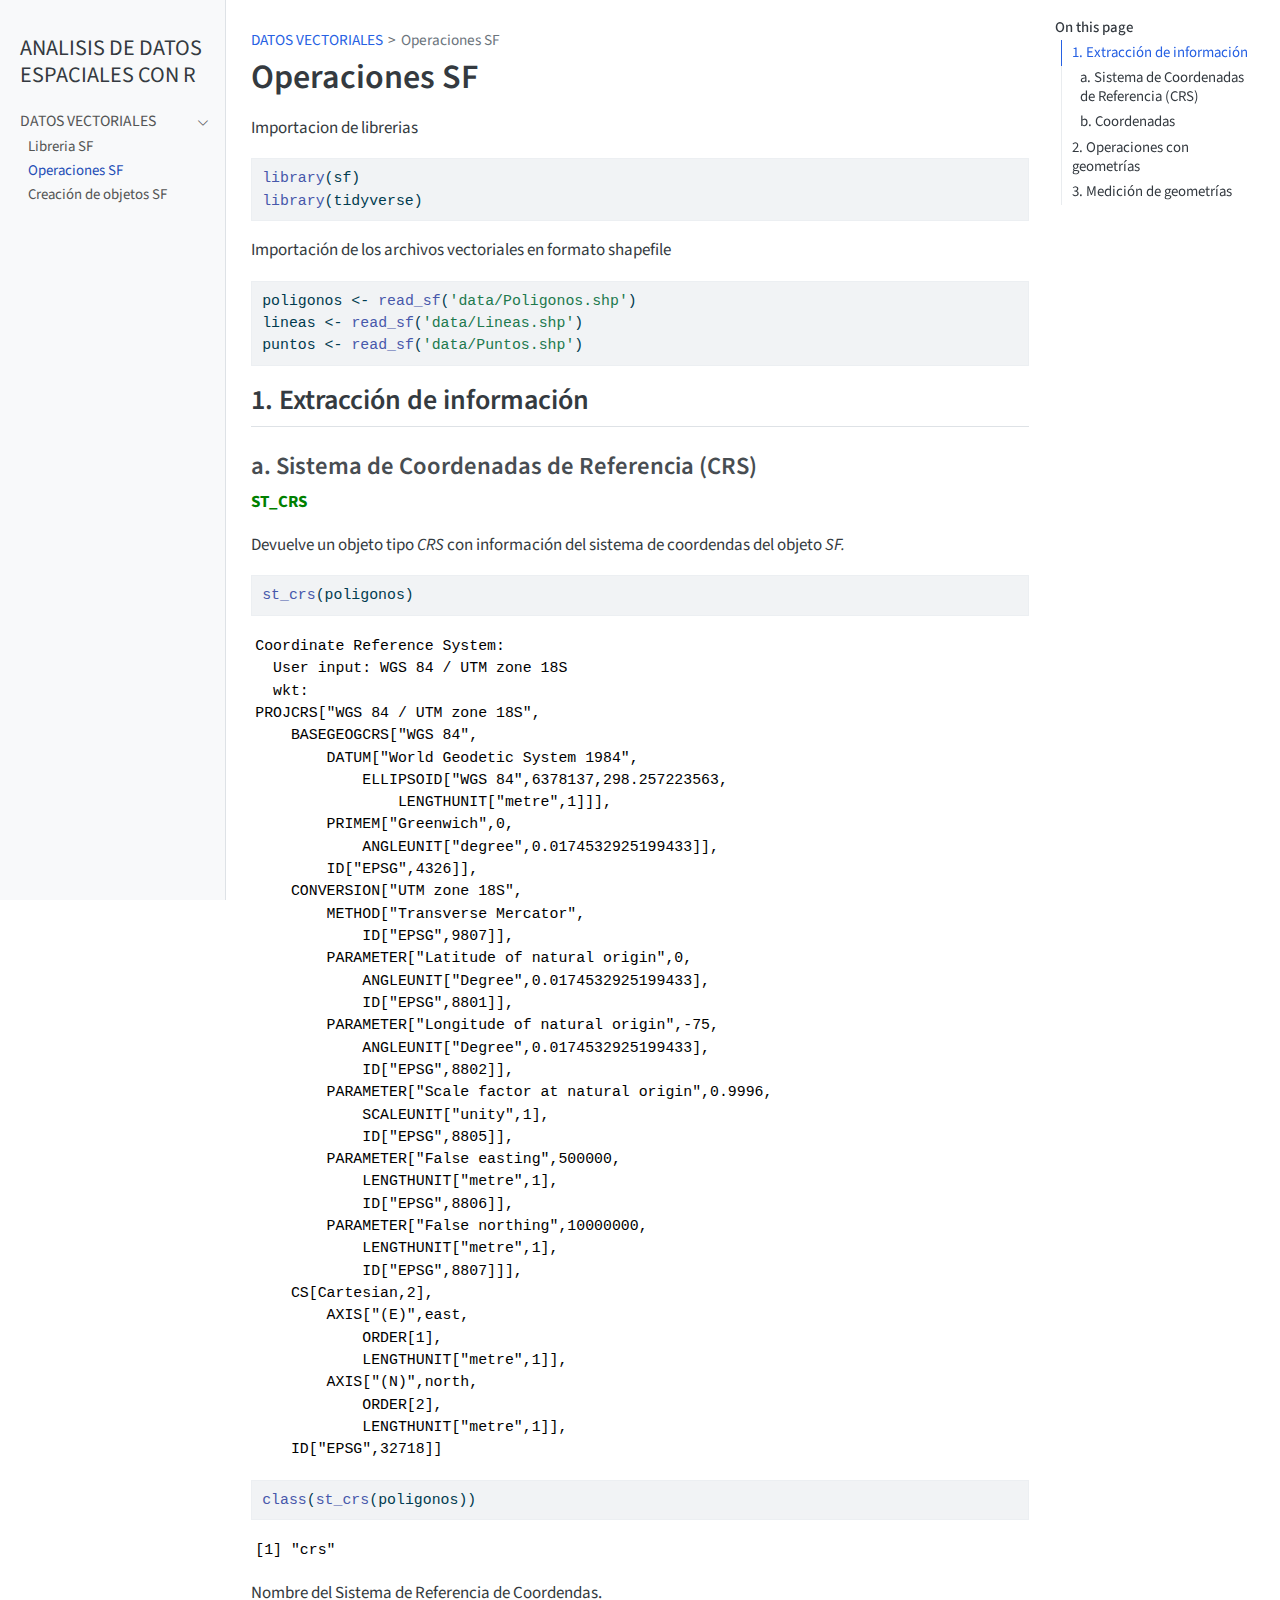
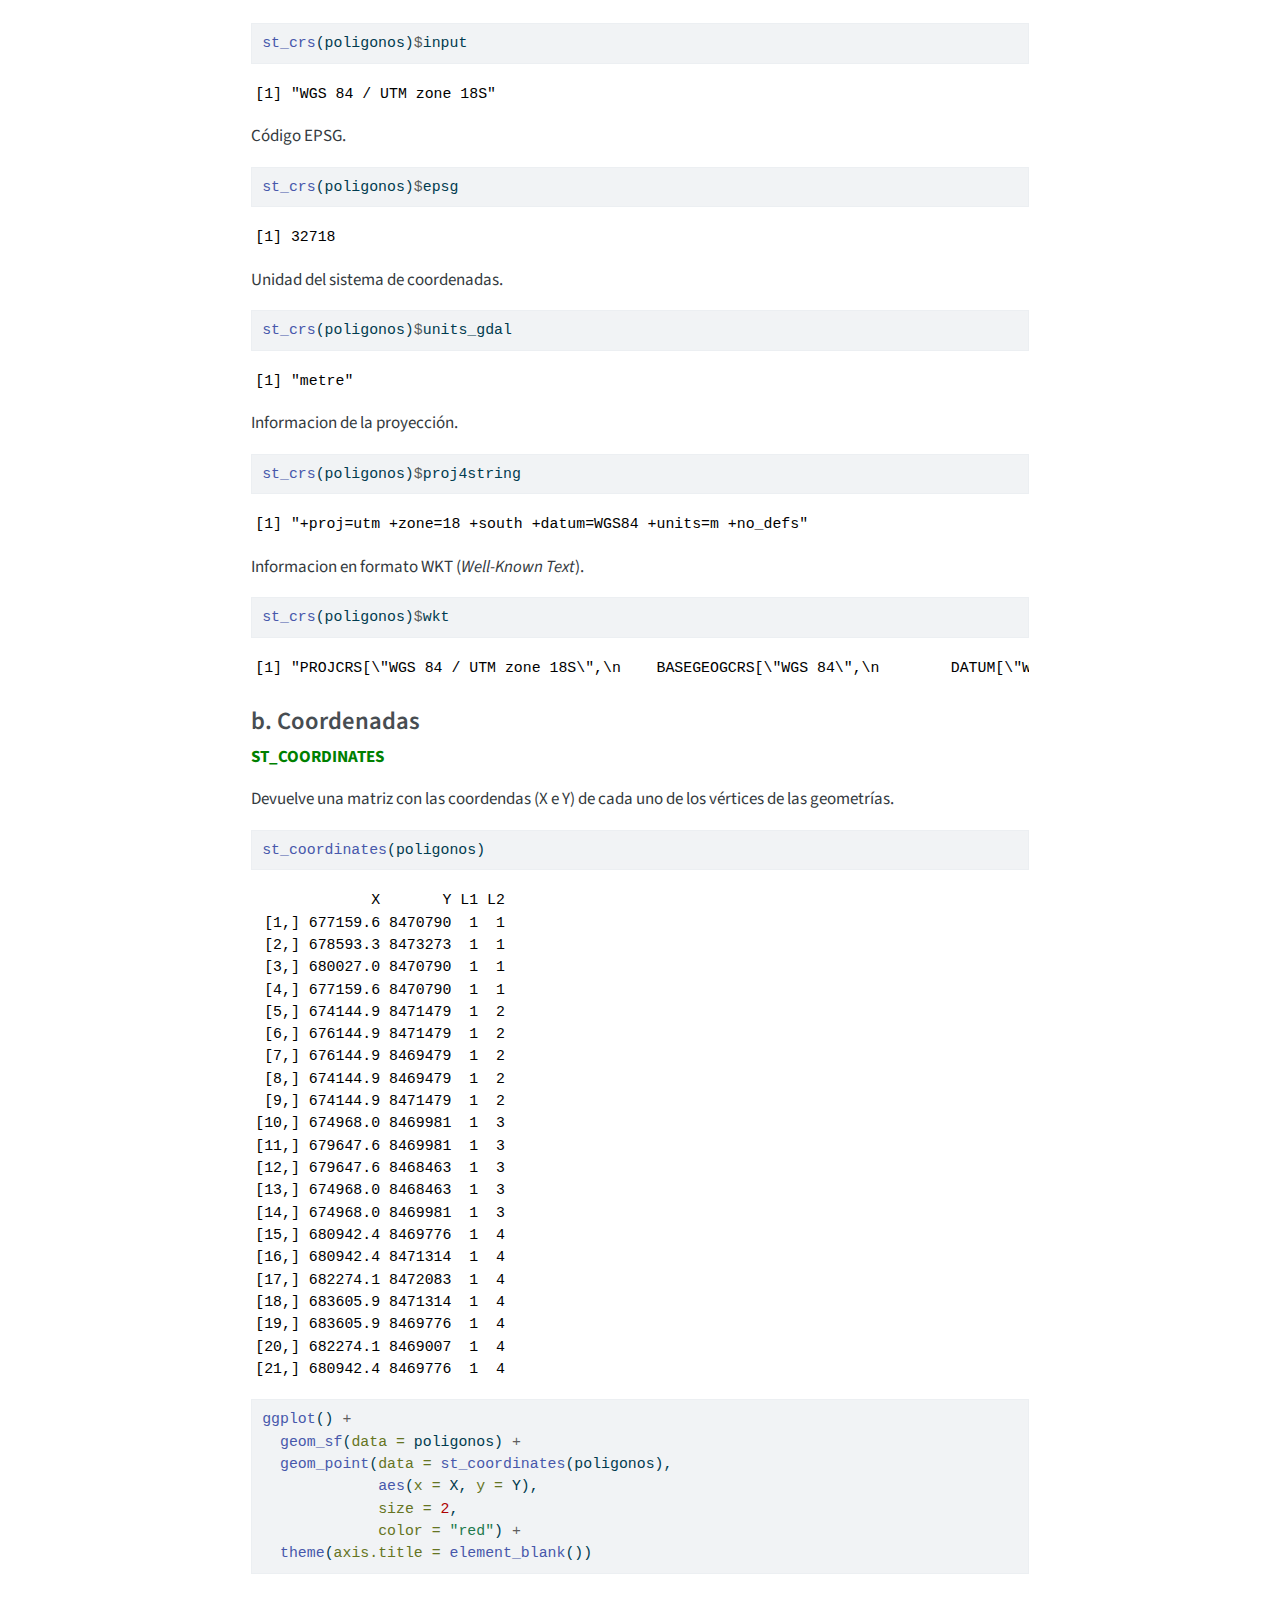
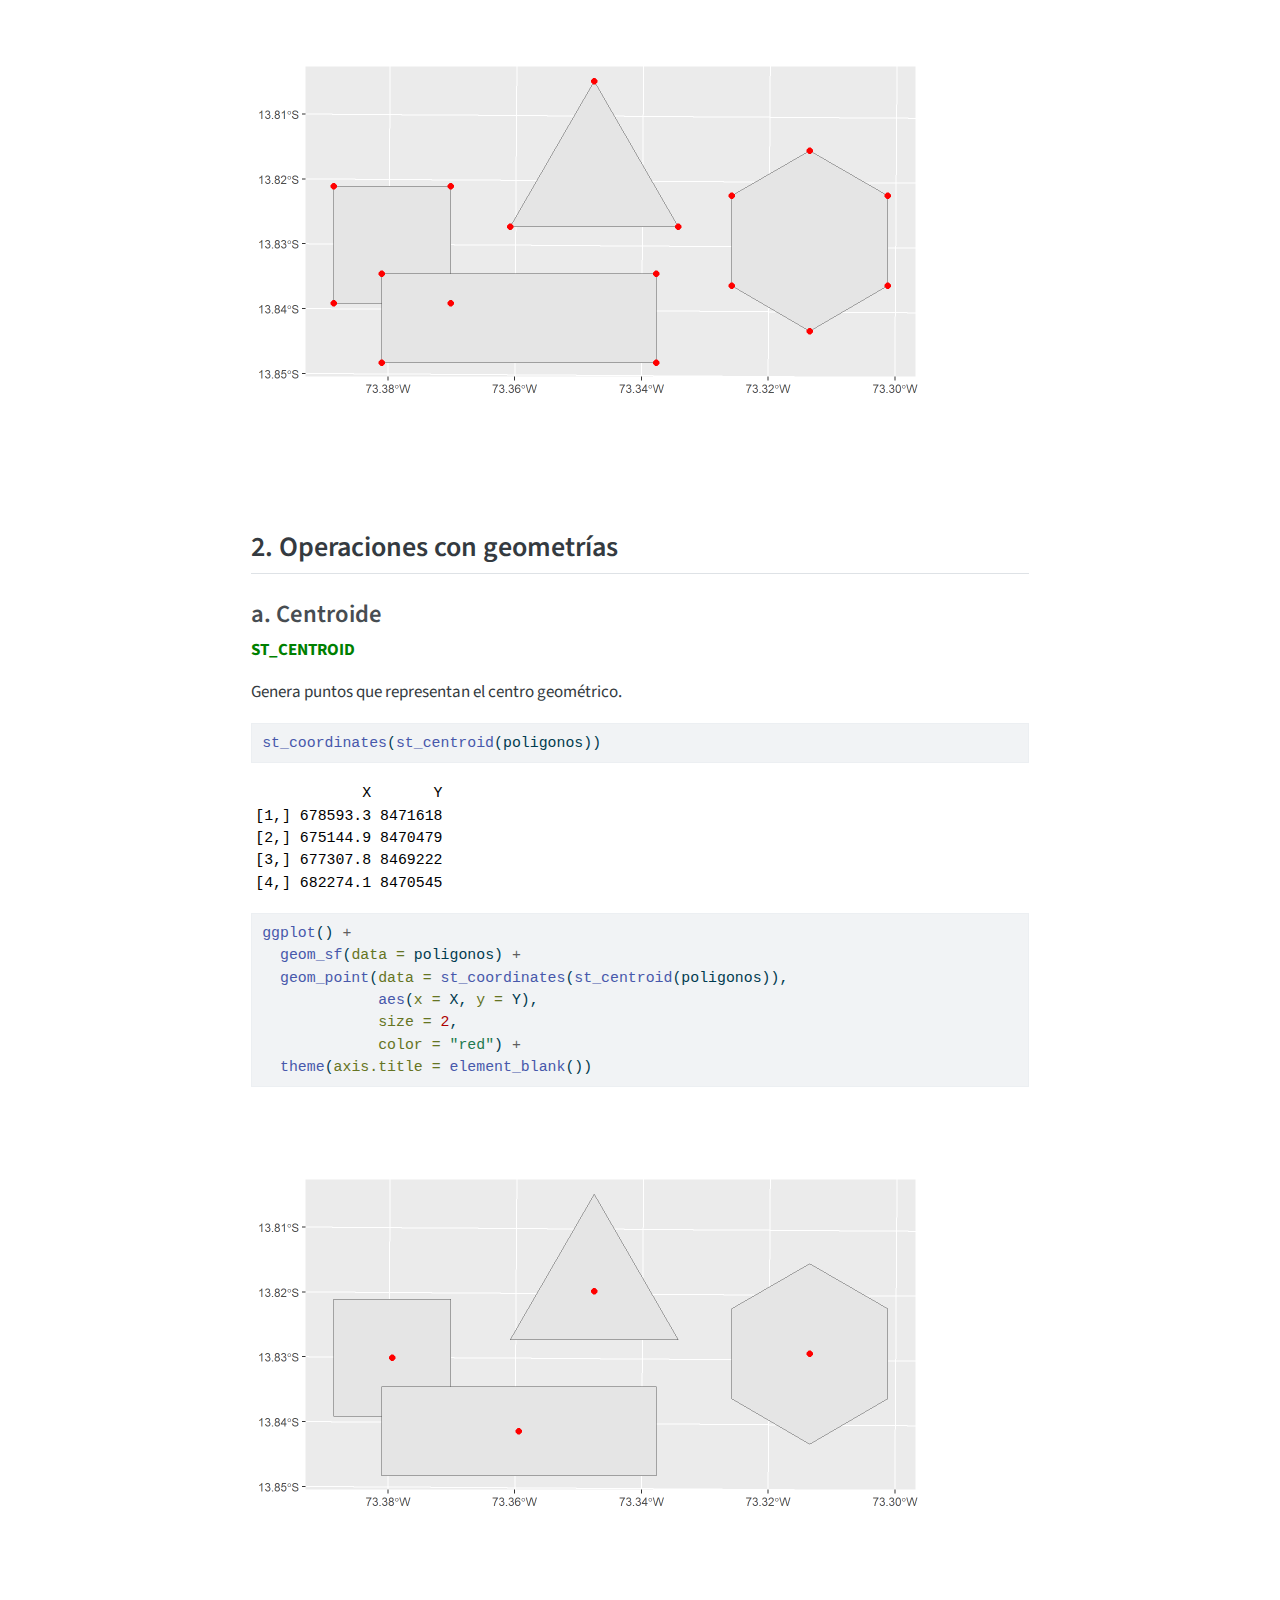
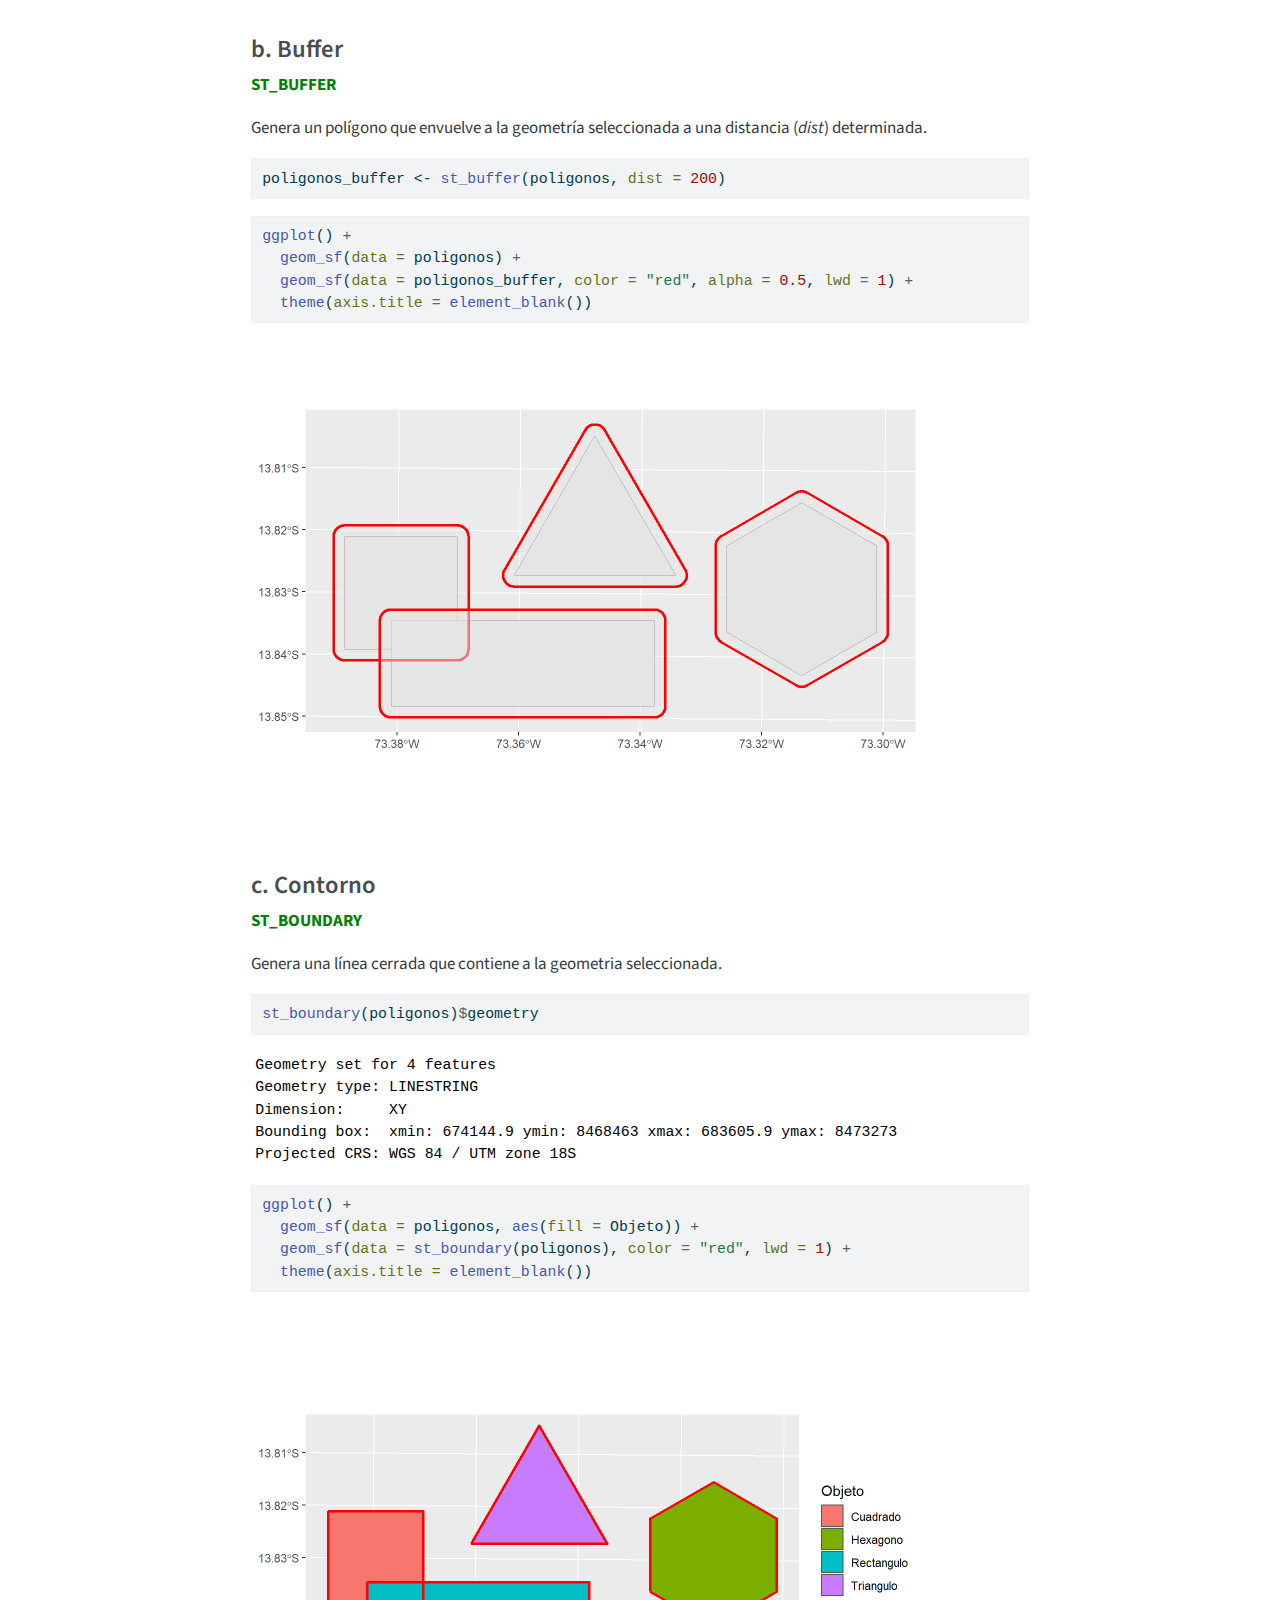
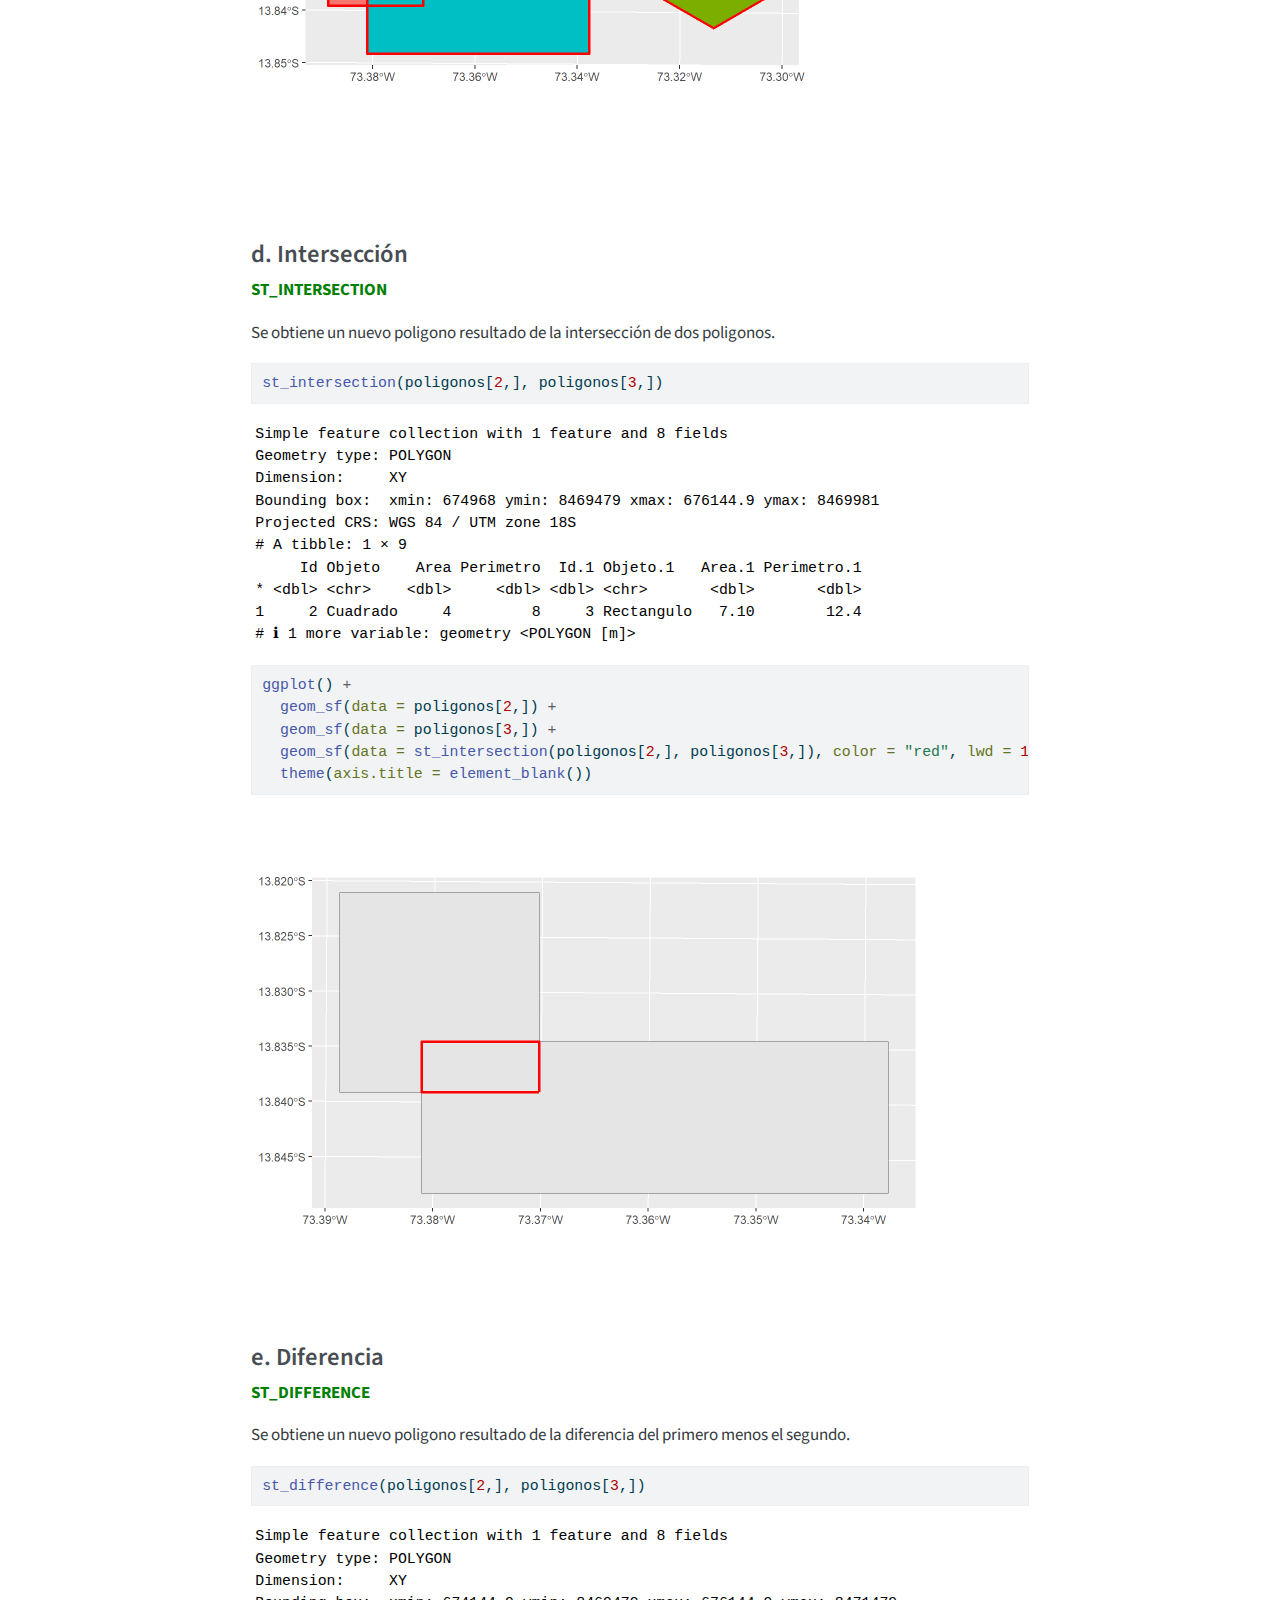
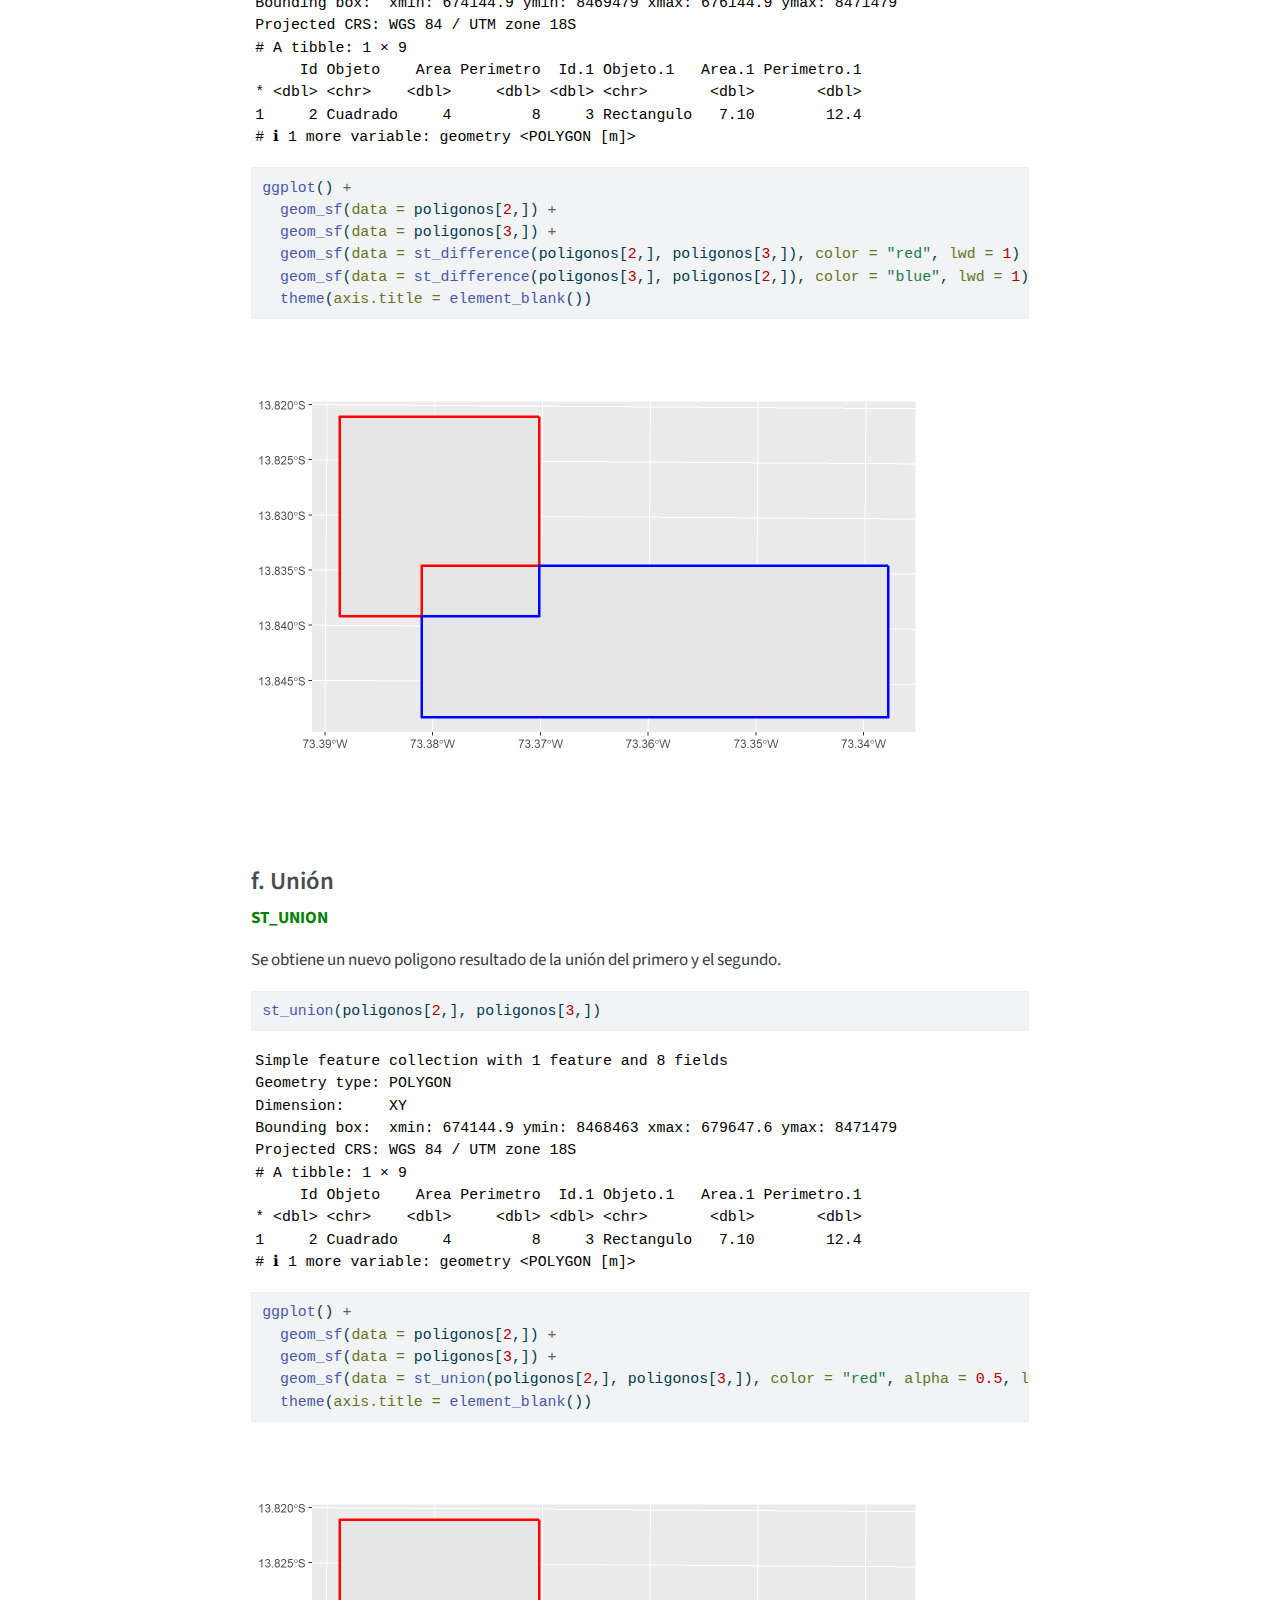
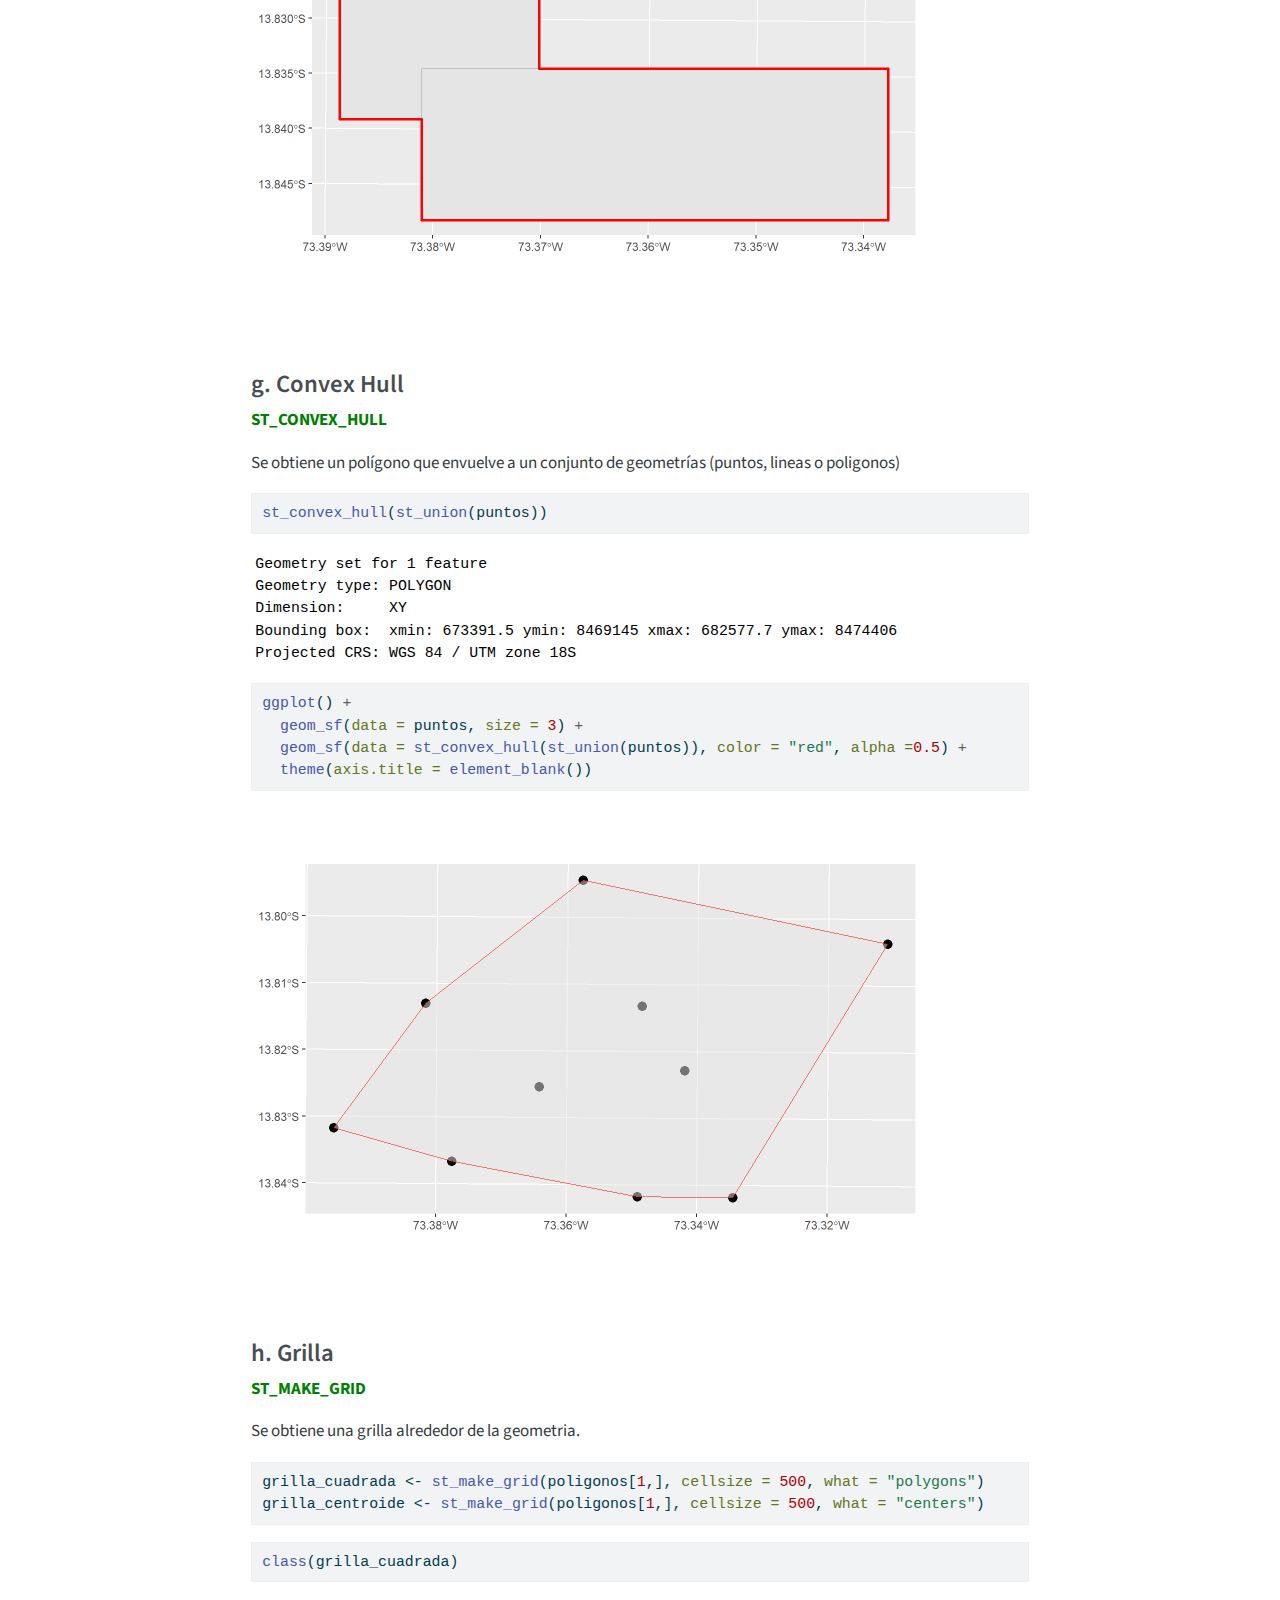
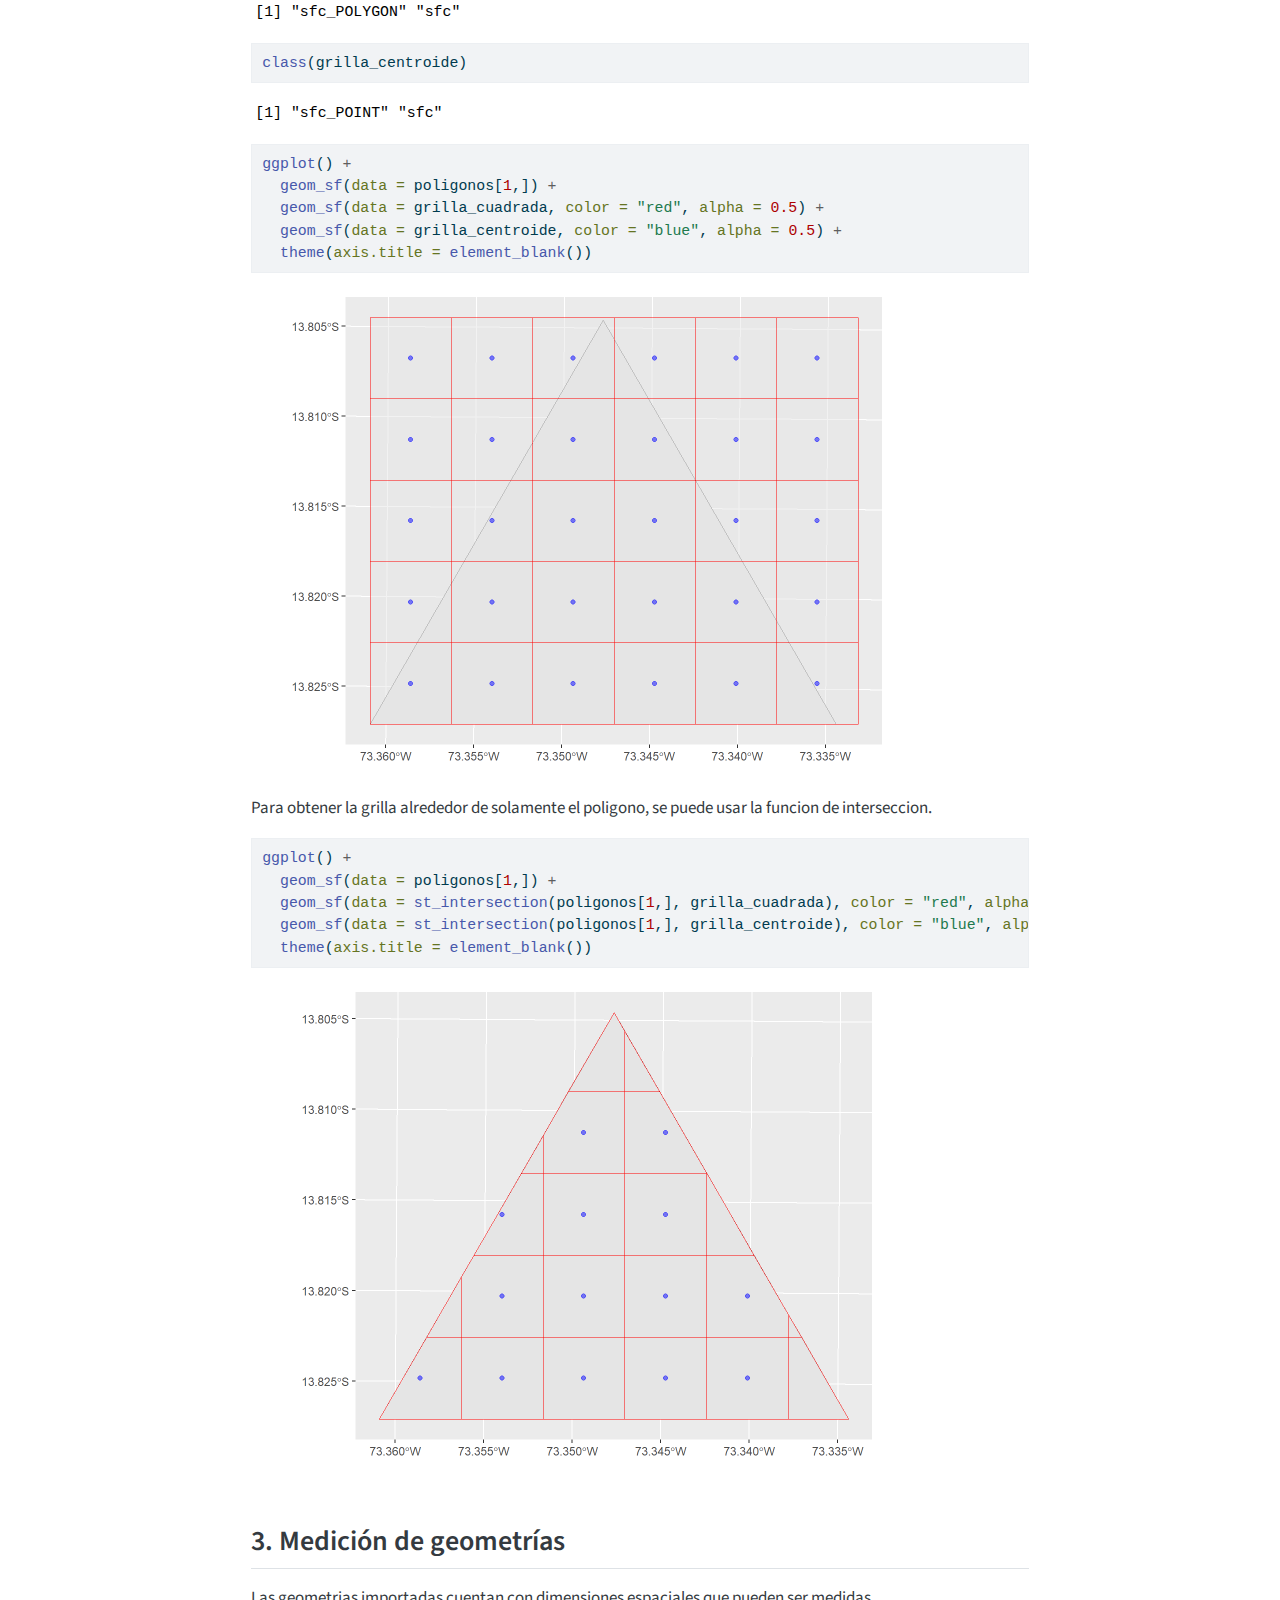
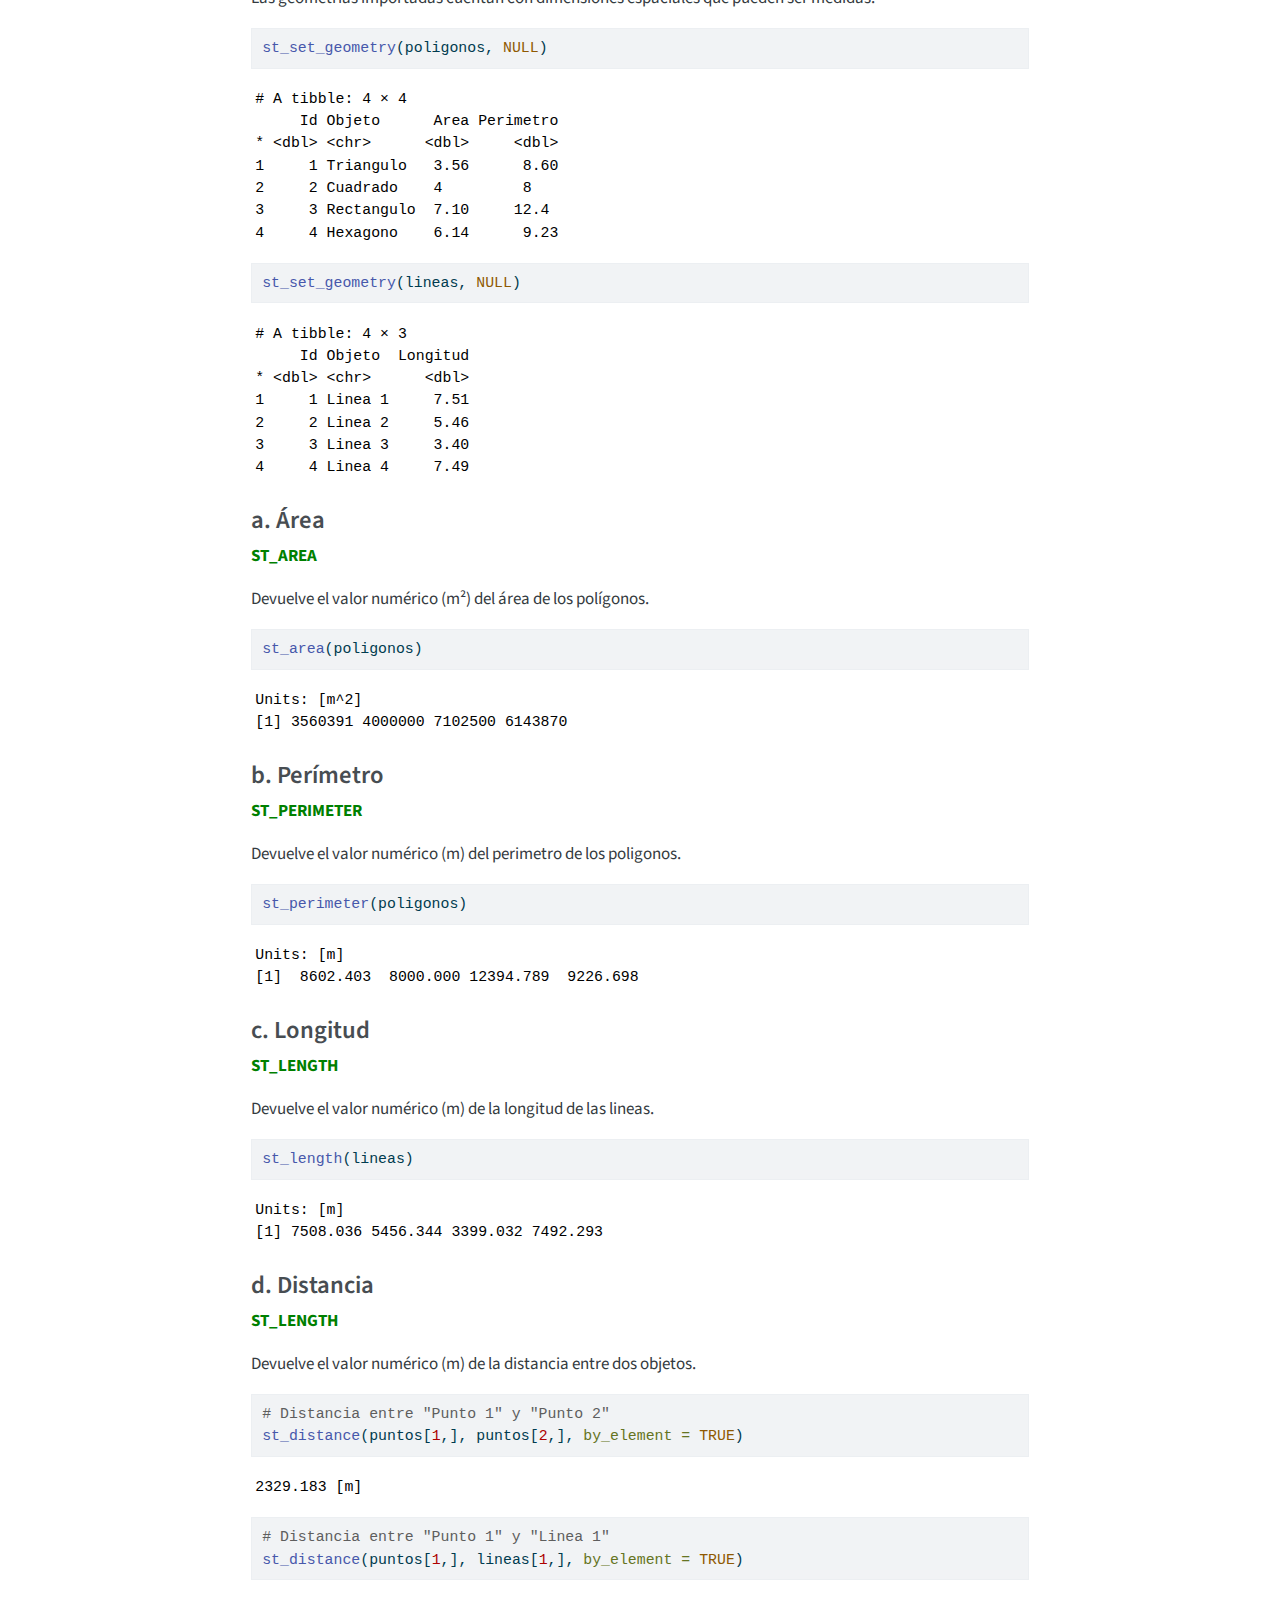
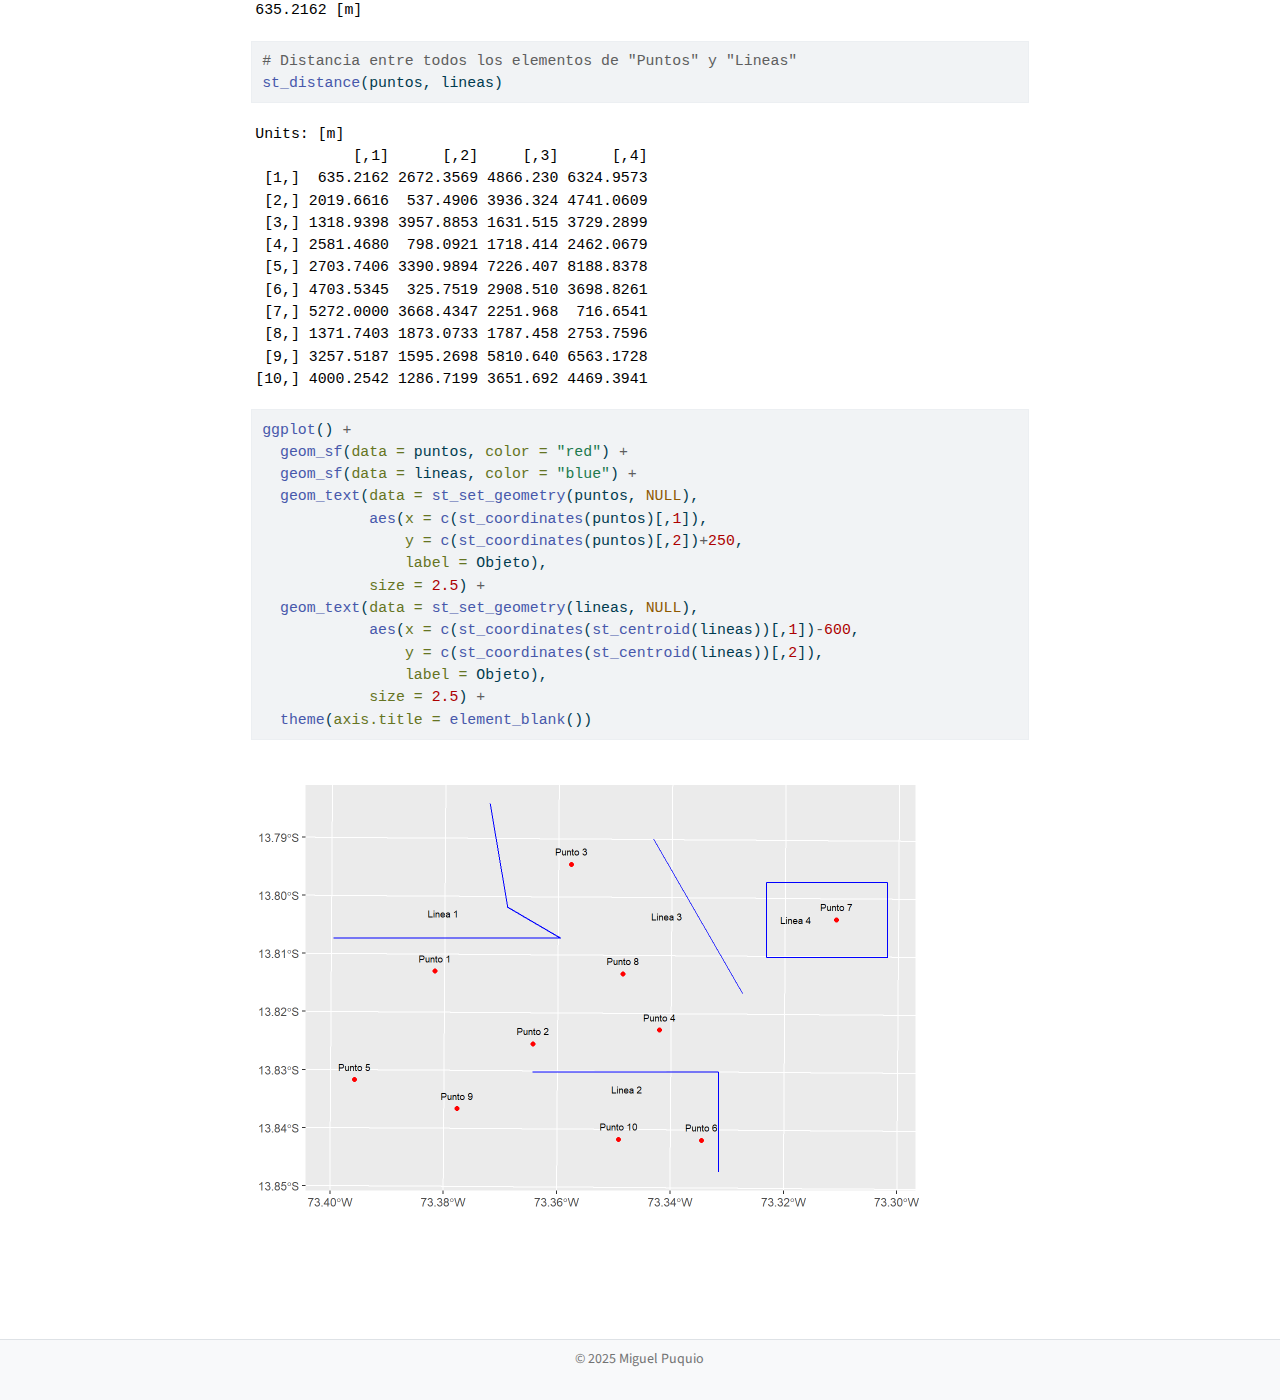
<file: docs/2_Operaciones_SF.html>
<!DOCTYPE html>
<html xmlns="http://www.w3.org/1999/xhtml" lang="en" xml:lang="en"><head>

<meta charset="utf-8">
<meta name="generator" content="quarto-1.7.33">

<meta name="viewport" content="width=device-width, initial-scale=1.0, user-scalable=yes">


<title>Operaciones SF – ANALISIS DE DATOS ESPACIALES CON R</title>
<style>
code{white-space: pre-wrap;}
span.smallcaps{font-variant: small-caps;}
div.columns{display: flex; gap: min(4vw, 1.5em);}
div.column{flex: auto; overflow-x: auto;}
div.hanging-indent{margin-left: 1.5em; text-indent: -1.5em;}
ul.task-list{list-style: none;}
ul.task-list li input[type="checkbox"] {
  width: 0.8em;
  margin: 0 0.8em 0.2em -1em; /* quarto-specific, see https://github.com/quarto-dev/quarto-cli/issues/4556 */ 
  vertical-align: middle;
}
/* CSS for syntax highlighting */
html { -webkit-text-size-adjust: 100%; }
pre > code.sourceCode { white-space: pre; position: relative; }
pre > code.sourceCode > span { display: inline-block; line-height: 1.25; }
pre > code.sourceCode > span:empty { height: 1.2em; }
.sourceCode { overflow: visible; }
code.sourceCode > span { color: inherit; text-decoration: inherit; }
div.sourceCode { margin: 1em 0; }
pre.sourceCode { margin: 0; }
@media screen {
div.sourceCode { overflow: auto; }
}
@media print {
pre > code.sourceCode { white-space: pre-wrap; }
pre > code.sourceCode > span { text-indent: -5em; padding-left: 5em; }
}
pre.numberSource code
  { counter-reset: source-line 0; }
pre.numberSource code > span
  { position: relative; left: -4em; counter-increment: source-line; }
pre.numberSource code > span > a:first-child::before
  { content: counter(source-line);
    position: relative; left: -1em; text-align: right; vertical-align: baseline;
    border: none; display: inline-block;
    -webkit-touch-callout: none; -webkit-user-select: none;
    -khtml-user-select: none; -moz-user-select: none;
    -ms-user-select: none; user-select: none;
    padding: 0 4px; width: 4em;
  }
pre.numberSource { margin-left: 3em;  padding-left: 4px; }
div.sourceCode
  {   }
@media screen {
pre > code.sourceCode > span > a:first-child::before { text-decoration: underline; }
}
</style>


<script src="site_libs/quarto-nav/quarto-nav.js"></script>
<script src="site_libs/quarto-nav/headroom.min.js"></script>
<script src="site_libs/clipboard/clipboard.min.js"></script>
<script src="site_libs/quarto-search/autocomplete.umd.js"></script>
<script src="site_libs/quarto-search/fuse.min.js"></script>
<script src="site_libs/quarto-search/quarto-search.js"></script>
<meta name="quarto:offset" content="./">
<script src="site_libs/quarto-html/quarto.js" type="module"></script>
<script src="site_libs/quarto-html/tabsets/tabsets.js" type="module"></script>
<script src="site_libs/quarto-html/popper.min.js"></script>
<script src="site_libs/quarto-html/tippy.umd.min.js"></script>
<script src="site_libs/quarto-html/anchor.min.js"></script>
<link href="site_libs/quarto-html/tippy.css" rel="stylesheet">
<link href="site_libs/quarto-html/quarto-syntax-highlighting-ea385d0e468b0dd5ea5bf0780b1290d9.css" rel="stylesheet" id="quarto-text-highlighting-styles">
<script src="site_libs/bootstrap/bootstrap.min.js"></script>
<link href="site_libs/bootstrap/bootstrap-icons.css" rel="stylesheet">
<link href="site_libs/bootstrap/bootstrap-a3ab5ce61b967e52095fdef83824ff35.min.css" rel="stylesheet" append-hash="true" id="quarto-bootstrap" data-mode="light">
<script id="quarto-search-options" type="application/json">{
  "location": "sidebar",
  "copy-button": false,
  "collapse-after": 3,
  "panel-placement": "start",
  "type": "textbox",
  "limit": 50,
  "keyboard-shortcut": [
    "f",
    "/",
    "s"
  ],
  "show-item-context": false,
  "language": {
    "search-no-results-text": "No results",
    "search-matching-documents-text": "matching documents",
    "search-copy-link-title": "Copy link to search",
    "search-hide-matches-text": "Hide additional matches",
    "search-more-match-text": "more match in this document",
    "search-more-matches-text": "more matches in this document",
    "search-clear-button-title": "Clear",
    "search-text-placeholder": "",
    "search-detached-cancel-button-title": "Cancel",
    "search-submit-button-title": "Submit",
    "search-label": "Search"
  }
}</script>


<link rel="stylesheet" href="styles.css">
</head>

<body class="nav-sidebar docked quarto-light">

<div id="quarto-search-results"></div>
  <header id="quarto-header" class="headroom fixed-top">
  <nav class="quarto-secondary-nav">
    <div class="container-fluid d-flex">
      <button type="button" class="quarto-btn-toggle btn" data-bs-toggle="collapse" role="button" data-bs-target=".quarto-sidebar-collapse-item" aria-controls="quarto-sidebar" aria-expanded="false" aria-label="Toggle sidebar navigation" onclick="if (window.quartoToggleHeadroom) { window.quartoToggleHeadroom(); }">
        <i class="bi bi-layout-text-sidebar-reverse"></i>
      </button>
        <nav class="quarto-page-breadcrumbs" aria-label="breadcrumb"><ol class="breadcrumb"><li class="breadcrumb-item"><a href="./1_Libreria_SF.html">DATOS VECTORIALES</a></li><li class="breadcrumb-item"><a href="./2_Operaciones_SF.html">Operaciones SF</a></li></ol></nav>
        <a class="flex-grow-1" role="navigation" data-bs-toggle="collapse" data-bs-target=".quarto-sidebar-collapse-item" aria-controls="quarto-sidebar" aria-expanded="false" aria-label="Toggle sidebar navigation" onclick="if (window.quartoToggleHeadroom) { window.quartoToggleHeadroom(); }">      
        </a>
    </div>
  </nav>
</header>
<!-- content -->
<div id="quarto-content" class="quarto-container page-columns page-rows-contents page-layout-article">
<!-- sidebar -->
  <nav id="quarto-sidebar" class="sidebar collapse collapse-horizontal quarto-sidebar-collapse-item sidebar-navigation docked overflow-auto">
    <div class="pt-lg-2 mt-2 text-left sidebar-header">
    <div class="sidebar-title mb-0 py-0">
      <a href="./">ANALISIS DE DATOS ESPACIALES CON R</a> 
    </div>
      </div>
    <div class="sidebar-menu-container"> 
    <ul class="list-unstyled mt-1">
        <li class="sidebar-item sidebar-item-section">
      <div class="sidebar-item-container"> 
            <a class="sidebar-item-text sidebar-link text-start" data-bs-toggle="collapse" data-bs-target="#quarto-sidebar-section-1" role="navigation" aria-expanded="true">
 <span class="menu-text">DATOS VECTORIALES</span></a>
          <a class="sidebar-item-toggle text-start" data-bs-toggle="collapse" data-bs-target="#quarto-sidebar-section-1" role="navigation" aria-expanded="true" aria-label="Toggle section">
            <i class="bi bi-chevron-right ms-2"></i>
          </a> 
      </div>
      <ul id="quarto-sidebar-section-1" class="collapse list-unstyled sidebar-section depth1 show">  
          <li class="sidebar-item">
  <div class="sidebar-item-container"> 
  <a href="./1_Libreria_SF.html" class="sidebar-item-text sidebar-link">
 <span class="menu-text">Libreria SF</span></a>
  </div>
</li>
          <li class="sidebar-item">
  <div class="sidebar-item-container"> 
  <a href="./2_Operaciones_SF.html" class="sidebar-item-text sidebar-link active">
 <span class="menu-text">Operaciones SF</span></a>
  </div>
</li>
          <li class="sidebar-item">
  <div class="sidebar-item-container"> 
  <a href="./3_Creacion_objetos_SF.html" class="sidebar-item-text sidebar-link">
 <span class="menu-text">Creación de objetos SF</span></a>
  </div>
</li>
      </ul>
  </li>
    </ul>
    </div>
</nav>
<div id="quarto-sidebar-glass" class="quarto-sidebar-collapse-item" data-bs-toggle="collapse" data-bs-target=".quarto-sidebar-collapse-item"></div>
<!-- margin-sidebar -->
    <div id="quarto-margin-sidebar" class="sidebar margin-sidebar">
        <nav id="TOC" role="doc-toc" class="toc-active">
    <h2 id="toc-title">On this page</h2>
   
  <ul>
  <li><a href="#extracción-de-información" id="toc-extracción-de-información" class="nav-link active" data-scroll-target="#extracción-de-información">1. Extracción de información</a>
  <ul class="collapse">
  <li><a href="#a.-sistema-de-coordenadas-de-referencia-crs" id="toc-a.-sistema-de-coordenadas-de-referencia-crs" class="nav-link" data-scroll-target="#a.-sistema-de-coordenadas-de-referencia-crs">a. Sistema de Coordenadas de Referencia (CRS)</a></li>
  <li><a href="#b.-coordenadas" id="toc-b.-coordenadas" class="nav-link" data-scroll-target="#b.-coordenadas">b. Coordenadas</a></li>
  </ul></li>
  <li><a href="#operaciones-con-geometrías" id="toc-operaciones-con-geometrías" class="nav-link" data-scroll-target="#operaciones-con-geometrías">2. Operaciones con geometrías</a>
  <ul class="collapse">
  <li><a href="#a.-centroide" id="toc-a.-centroide" class="nav-link" data-scroll-target="#a.-centroide">a. Centroide</a></li>
  <li><a href="#b.-buffer" id="toc-b.-buffer" class="nav-link" data-scroll-target="#b.-buffer">b. Buffer</a></li>
  <li><a href="#c.-contorno" id="toc-c.-contorno" class="nav-link" data-scroll-target="#c.-contorno">c.&nbsp;Contorno</a></li>
  <li><a href="#d.-intersección" id="toc-d.-intersección" class="nav-link" data-scroll-target="#d.-intersección">d.&nbsp;Intersección</a></li>
  <li><a href="#e.-diferencia" id="toc-e.-diferencia" class="nav-link" data-scroll-target="#e.-diferencia">e. Diferencia</a></li>
  <li><a href="#f.-unión" id="toc-f.-unión" class="nav-link" data-scroll-target="#f.-unión">f.&nbsp;Unión</a></li>
  <li><a href="#g.-convex-hull" id="toc-g.-convex-hull" class="nav-link" data-scroll-target="#g.-convex-hull">g. Convex Hull</a></li>
  <li><a href="#h.-grilla" id="toc-h.-grilla" class="nav-link" data-scroll-target="#h.-grilla">h. Grilla</a></li>
  </ul></li>
  <li><a href="#medición-de-geometrías" id="toc-medición-de-geometrías" class="nav-link" data-scroll-target="#medición-de-geometrías">3. Medición de geometrías</a>
  <ul class="collapse">
  <li><a href="#a.-área" id="toc-a.-área" class="nav-link" data-scroll-target="#a.-área">a. Área</a></li>
  <li><a href="#b.-perímetro" id="toc-b.-perímetro" class="nav-link" data-scroll-target="#b.-perímetro">b. Perímetro</a></li>
  <li><a href="#c.-longitud" id="toc-c.-longitud" class="nav-link" data-scroll-target="#c.-longitud">c.&nbsp;Longitud</a></li>
  <li><a href="#d.-distancia" id="toc-d.-distancia" class="nav-link" data-scroll-target="#d.-distancia">d.&nbsp;Distancia</a></li>
  </ul></li>
  </ul>
</nav>
    </div>
<!-- main -->
<main class="content" id="quarto-document-content">

<header id="title-block-header" class="quarto-title-block default"><nav class="quarto-page-breadcrumbs quarto-title-breadcrumbs d-none d-lg-block" aria-label="breadcrumb"><ol class="breadcrumb"><li class="breadcrumb-item"><a href="./1_Libreria_SF.html">DATOS VECTORIALES</a></li><li class="breadcrumb-item"><a href="./2_Operaciones_SF.html">Operaciones SF</a></li></ol></nav>
<div class="quarto-title">
<h1 class="title">Operaciones SF</h1>
</div>



<div class="quarto-title-meta">

    
  
    
  </div>
  


</header>


<p>Importacion de librerias</p>
<div class="cell">
<div class="sourceCode cell-code" id="cb1"><pre class="sourceCode r code-with-copy"><code class="sourceCode r"><span id="cb1-1"><a href="#cb1-1" aria-hidden="true" tabindex="-1"></a><span class="fu">library</span>(sf)</span>
<span id="cb1-2"><a href="#cb1-2" aria-hidden="true" tabindex="-1"></a><span class="fu">library</span>(tidyverse) </span></code><button title="Copy to Clipboard" class="code-copy-button"><i class="bi"></i></button></pre></div>
</div>
<p>Importación de los archivos vectoriales en formato shapefile</p>
<div class="cell">
<div class="sourceCode cell-code" id="cb2"><pre class="sourceCode r code-with-copy"><code class="sourceCode r"><span id="cb2-1"><a href="#cb2-1" aria-hidden="true" tabindex="-1"></a>poligonos <span class="ot">&lt;-</span> <span class="fu">read_sf</span>(<span class="st">'data/Poligonos.shp'</span>)</span>
<span id="cb2-2"><a href="#cb2-2" aria-hidden="true" tabindex="-1"></a>lineas <span class="ot">&lt;-</span> <span class="fu">read_sf</span>(<span class="st">'data/Lineas.shp'</span>)</span>
<span id="cb2-3"><a href="#cb2-3" aria-hidden="true" tabindex="-1"></a>puntos <span class="ot">&lt;-</span> <span class="fu">read_sf</span>(<span class="st">'data/Puntos.shp'</span>)</span></code><button title="Copy to Clipboard" class="code-copy-button"><i class="bi"></i></button></pre></div>
</div>
<section id="extracción-de-información" class="level2">
<h2 class="anchored" data-anchor-id="extracción-de-información">1. Extracción de información</h2>
<section id="a.-sistema-de-coordenadas-de-referencia-crs" class="level3">
<h3 class="anchored" data-anchor-id="a.-sistema-de-coordenadas-de-referencia-crs">a. Sistema de Coordenadas de Referencia (CRS)</h3>
<p><span style="color:green;"><strong>ST_CRS</strong></span></p>
<p>Devuelve un objeto tipo <em>CRS</em> con información del sistema de coordendas del objeto <em>SF.</em></p>
<div class="cell">
<div class="sourceCode cell-code" id="cb3"><pre class="sourceCode r code-with-copy"><code class="sourceCode r"><span id="cb3-1"><a href="#cb3-1" aria-hidden="true" tabindex="-1"></a><span class="fu">st_crs</span>(poligonos)</span></code><button title="Copy to Clipboard" class="code-copy-button"><i class="bi"></i></button></pre></div>
<div class="cell-output cell-output-stdout">
<pre><code>Coordinate Reference System:
  User input: WGS 84 / UTM zone 18S 
  wkt:
PROJCRS["WGS 84 / UTM zone 18S",
    BASEGEOGCRS["WGS 84",
        DATUM["World Geodetic System 1984",
            ELLIPSOID["WGS 84",6378137,298.257223563,
                LENGTHUNIT["metre",1]]],
        PRIMEM["Greenwich",0,
            ANGLEUNIT["degree",0.0174532925199433]],
        ID["EPSG",4326]],
    CONVERSION["UTM zone 18S",
        METHOD["Transverse Mercator",
            ID["EPSG",9807]],
        PARAMETER["Latitude of natural origin",0,
            ANGLEUNIT["Degree",0.0174532925199433],
            ID["EPSG",8801]],
        PARAMETER["Longitude of natural origin",-75,
            ANGLEUNIT["Degree",0.0174532925199433],
            ID["EPSG",8802]],
        PARAMETER["Scale factor at natural origin",0.9996,
            SCALEUNIT["unity",1],
            ID["EPSG",8805]],
        PARAMETER["False easting",500000,
            LENGTHUNIT["metre",1],
            ID["EPSG",8806]],
        PARAMETER["False northing",10000000,
            LENGTHUNIT["metre",1],
            ID["EPSG",8807]]],
    CS[Cartesian,2],
        AXIS["(E)",east,
            ORDER[1],
            LENGTHUNIT["metre",1]],
        AXIS["(N)",north,
            ORDER[2],
            LENGTHUNIT["metre",1]],
    ID["EPSG",32718]]</code></pre>
</div>
</div>
<div class="cell">
<div class="sourceCode cell-code" id="cb5"><pre class="sourceCode r code-with-copy"><code class="sourceCode r"><span id="cb5-1"><a href="#cb5-1" aria-hidden="true" tabindex="-1"></a><span class="fu">class</span>(<span class="fu">st_crs</span>(poligonos))</span></code><button title="Copy to Clipboard" class="code-copy-button"><i class="bi"></i></button></pre></div>
<div class="cell-output cell-output-stdout">
<pre><code>[1] "crs"</code></pre>
</div>
</div>
<p>Nombre del Sistema de Referencia de Coordendas.</p>
<div class="cell">
<div class="sourceCode cell-code" id="cb7"><pre class="sourceCode r code-with-copy"><code class="sourceCode r"><span id="cb7-1"><a href="#cb7-1" aria-hidden="true" tabindex="-1"></a><span class="fu">st_crs</span>(poligonos)<span class="sc">$</span>input</span></code><button title="Copy to Clipboard" class="code-copy-button"><i class="bi"></i></button></pre></div>
<div class="cell-output cell-output-stdout">
<pre><code>[1] "WGS 84 / UTM zone 18S"</code></pre>
</div>
</div>
<p>Código EPSG.</p>
<div class="cell">
<div class="sourceCode cell-code" id="cb9"><pre class="sourceCode r code-with-copy"><code class="sourceCode r"><span id="cb9-1"><a href="#cb9-1" aria-hidden="true" tabindex="-1"></a><span class="fu">st_crs</span>(poligonos)<span class="sc">$</span>epsg</span></code><button title="Copy to Clipboard" class="code-copy-button"><i class="bi"></i></button></pre></div>
<div class="cell-output cell-output-stdout">
<pre><code>[1] 32718</code></pre>
</div>
</div>
<p>Unidad del sistema de coordenadas.</p>
<div class="cell">
<div class="sourceCode cell-code" id="cb11"><pre class="sourceCode r code-with-copy"><code class="sourceCode r"><span id="cb11-1"><a href="#cb11-1" aria-hidden="true" tabindex="-1"></a><span class="fu">st_crs</span>(poligonos)<span class="sc">$</span>units_gdal</span></code><button title="Copy to Clipboard" class="code-copy-button"><i class="bi"></i></button></pre></div>
<div class="cell-output cell-output-stdout">
<pre><code>[1] "metre"</code></pre>
</div>
</div>
<p>Informacion de la proyección.</p>
<div class="cell">
<div class="sourceCode cell-code" id="cb13"><pre class="sourceCode r code-with-copy"><code class="sourceCode r"><span id="cb13-1"><a href="#cb13-1" aria-hidden="true" tabindex="-1"></a><span class="fu">st_crs</span>(poligonos)<span class="sc">$</span>proj4string</span></code><button title="Copy to Clipboard" class="code-copy-button"><i class="bi"></i></button></pre></div>
<div class="cell-output cell-output-stdout">
<pre><code>[1] "+proj=utm +zone=18 +south +datum=WGS84 +units=m +no_defs"</code></pre>
</div>
</div>
<p>Informacion en formato WKT (<em>Well-Known Text</em>).</p>
<div class="cell">
<div class="sourceCode cell-code" id="cb15"><pre class="sourceCode r code-with-copy"><code class="sourceCode r"><span id="cb15-1"><a href="#cb15-1" aria-hidden="true" tabindex="-1"></a><span class="fu">st_crs</span>(poligonos)<span class="sc">$</span>wkt</span></code><button title="Copy to Clipboard" class="code-copy-button"><i class="bi"></i></button></pre></div>
<div class="cell-output cell-output-stdout">
<pre><code>[1] "PROJCRS[\"WGS 84 / UTM zone 18S\",\n    BASEGEOGCRS[\"WGS 84\",\n        DATUM[\"World Geodetic System 1984\",\n            ELLIPSOID[\"WGS 84\",6378137,298.257223563,\n                LENGTHUNIT[\"metre\",1]]],\n        PRIMEM[\"Greenwich\",0,\n            ANGLEUNIT[\"degree\",0.0174532925199433]],\n        ID[\"EPSG\",4326]],\n    CONVERSION[\"UTM zone 18S\",\n        METHOD[\"Transverse Mercator\",\n            ID[\"EPSG\",9807]],\n        PARAMETER[\"Latitude of natural origin\",0,\n            ANGLEUNIT[\"Degree\",0.0174532925199433],\n            ID[\"EPSG\",8801]],\n        PARAMETER[\"Longitude of natural origin\",-75,\n            ANGLEUNIT[\"Degree\",0.0174532925199433],\n            ID[\"EPSG\",8802]],\n        PARAMETER[\"Scale factor at natural origin\",0.9996,\n            SCALEUNIT[\"unity\",1],\n            ID[\"EPSG\",8805]],\n        PARAMETER[\"False easting\",500000,\n            LENGTHUNIT[\"metre\",1],\n            ID[\"EPSG\",8806]],\n        PARAMETER[\"False northing\",10000000,\n            LENGTHUNIT[\"metre\",1],\n            ID[\"EPSG\",8807]]],\n    CS[Cartesian,2],\n        AXIS[\"(E)\",east,\n            ORDER[1],\n            LENGTHUNIT[\"metre\",1]],\n        AXIS[\"(N)\",north,\n            ORDER[2],\n            LENGTHUNIT[\"metre\",1]],\n    ID[\"EPSG\",32718]]"</code></pre>
</div>
</div>
</section>
<section id="b.-coordenadas" class="level3">
<h3 class="anchored" data-anchor-id="b.-coordenadas">b. Coordenadas</h3>
<p><span style="color:green;"><strong>ST_COORDINATES</strong></span></p>
<p>Devuelve una matriz con las coordendas (X e Y) de cada uno de los vértices de las geometrías.</p>
<div class="cell">
<div class="sourceCode cell-code" id="cb17"><pre class="sourceCode r code-with-copy"><code class="sourceCode r"><span id="cb17-1"><a href="#cb17-1" aria-hidden="true" tabindex="-1"></a><span class="fu">st_coordinates</span>(poligonos)</span></code><button title="Copy to Clipboard" class="code-copy-button"><i class="bi"></i></button></pre></div>
<div class="cell-output cell-output-stdout">
<pre><code>             X       Y L1 L2
 [1,] 677159.6 8470790  1  1
 [2,] 678593.3 8473273  1  1
 [3,] 680027.0 8470790  1  1
 [4,] 677159.6 8470790  1  1
 [5,] 674144.9 8471479  1  2
 [6,] 676144.9 8471479  1  2
 [7,] 676144.9 8469479  1  2
 [8,] 674144.9 8469479  1  2
 [9,] 674144.9 8471479  1  2
[10,] 674968.0 8469981  1  3
[11,] 679647.6 8469981  1  3
[12,] 679647.6 8468463  1  3
[13,] 674968.0 8468463  1  3
[14,] 674968.0 8469981  1  3
[15,] 680942.4 8469776  1  4
[16,] 680942.4 8471314  1  4
[17,] 682274.1 8472083  1  4
[18,] 683605.9 8471314  1  4
[19,] 683605.9 8469776  1  4
[20,] 682274.1 8469007  1  4
[21,] 680942.4 8469776  1  4</code></pre>
</div>
</div>
<div class="cell">
<div class="sourceCode cell-code" id="cb19"><pre class="sourceCode r code-with-copy"><code class="sourceCode r"><span id="cb19-1"><a href="#cb19-1" aria-hidden="true" tabindex="-1"></a><span class="fu">ggplot</span>() <span class="sc">+</span></span>
<span id="cb19-2"><a href="#cb19-2" aria-hidden="true" tabindex="-1"></a>  <span class="fu">geom_sf</span>(<span class="at">data =</span> poligonos) <span class="sc">+</span></span>
<span id="cb19-3"><a href="#cb19-3" aria-hidden="true" tabindex="-1"></a>  <span class="fu">geom_point</span>(<span class="at">data =</span> <span class="fu">st_coordinates</span>(poligonos),</span>
<span id="cb19-4"><a href="#cb19-4" aria-hidden="true" tabindex="-1"></a>             <span class="fu">aes</span>(<span class="at">x =</span> X, <span class="at">y =</span> Y),</span>
<span id="cb19-5"><a href="#cb19-5" aria-hidden="true" tabindex="-1"></a>             <span class="at">size =</span> <span class="dv">2</span>,</span>
<span id="cb19-6"><a href="#cb19-6" aria-hidden="true" tabindex="-1"></a>             <span class="at">color =</span> <span class="st">"red"</span>) <span class="sc">+</span></span>
<span id="cb19-7"><a href="#cb19-7" aria-hidden="true" tabindex="-1"></a>  <span class="fu">theme</span>(<span class="at">axis.title =</span> <span class="fu">element_blank</span>())</span></code><button title="Copy to Clipboard" class="code-copy-button"><i class="bi"></i></button></pre></div>
<div class="cell-output-display">
<div>
<figure class="figure">
<p><img src="2_Operaciones_SF_files/figure-html/unnamed-chunk-11-1.png" class="img-fluid figure-img" width="672"></p>
</figure>
</div>
</div>
</div>
</section>
</section>
<section id="operaciones-con-geometrías" class="level2">
<h2 class="anchored" data-anchor-id="operaciones-con-geometrías">2. Operaciones con geometrías</h2>
<section id="a.-centroide" class="level3">
<h3 class="anchored" data-anchor-id="a.-centroide">a. Centroide</h3>
<p><span style="color:green;"><strong>ST_CENTROID</strong></span></p>
<p>Genera puntos que representan el centro geométrico.</p>
<div class="cell">
<div class="sourceCode cell-code" id="cb20"><pre class="sourceCode r code-with-copy"><code class="sourceCode r"><span id="cb20-1"><a href="#cb20-1" aria-hidden="true" tabindex="-1"></a><span class="fu">st_coordinates</span>(<span class="fu">st_centroid</span>(poligonos))</span></code><button title="Copy to Clipboard" class="code-copy-button"><i class="bi"></i></button></pre></div>
<div class="cell-output cell-output-stdout">
<pre><code>            X       Y
[1,] 678593.3 8471618
[2,] 675144.9 8470479
[3,] 677307.8 8469222
[4,] 682274.1 8470545</code></pre>
</div>
</div>
<div class="cell">
<div class="sourceCode cell-code" id="cb22"><pre class="sourceCode r code-with-copy"><code class="sourceCode r"><span id="cb22-1"><a href="#cb22-1" aria-hidden="true" tabindex="-1"></a><span class="fu">ggplot</span>() <span class="sc">+</span></span>
<span id="cb22-2"><a href="#cb22-2" aria-hidden="true" tabindex="-1"></a>  <span class="fu">geom_sf</span>(<span class="at">data =</span> poligonos) <span class="sc">+</span></span>
<span id="cb22-3"><a href="#cb22-3" aria-hidden="true" tabindex="-1"></a>  <span class="fu">geom_point</span>(<span class="at">data =</span> <span class="fu">st_coordinates</span>(<span class="fu">st_centroid</span>(poligonos)),</span>
<span id="cb22-4"><a href="#cb22-4" aria-hidden="true" tabindex="-1"></a>             <span class="fu">aes</span>(<span class="at">x =</span> X, <span class="at">y =</span> Y),</span>
<span id="cb22-5"><a href="#cb22-5" aria-hidden="true" tabindex="-1"></a>             <span class="at">size =</span> <span class="dv">2</span>,</span>
<span id="cb22-6"><a href="#cb22-6" aria-hidden="true" tabindex="-1"></a>             <span class="at">color =</span> <span class="st">"red"</span>) <span class="sc">+</span></span>
<span id="cb22-7"><a href="#cb22-7" aria-hidden="true" tabindex="-1"></a>  <span class="fu">theme</span>(<span class="at">axis.title =</span> <span class="fu">element_blank</span>())</span></code><button title="Copy to Clipboard" class="code-copy-button"><i class="bi"></i></button></pre></div>
<div class="cell-output-display">
<div>
<figure class="figure">
<p><img src="2_Operaciones_SF_files/figure-html/unnamed-chunk-13-1.png" class="img-fluid figure-img" width="672"></p>
</figure>
</div>
</div>
</div>
</section>
<section id="b.-buffer" class="level3">
<h3 class="anchored" data-anchor-id="b.-buffer">b. Buffer</h3>
<p><span style="color:green;"><strong>ST_BUFFER</strong></span></p>
<p>Genera un polígono que envuelve a la geometría seleccionada a una distancia (<em>dist</em>) determinada.</p>
<div class="cell">
<div class="sourceCode cell-code" id="cb23"><pre class="sourceCode r code-with-copy"><code class="sourceCode r"><span id="cb23-1"><a href="#cb23-1" aria-hidden="true" tabindex="-1"></a>poligonos_buffer <span class="ot">&lt;-</span> <span class="fu">st_buffer</span>(poligonos, <span class="at">dist =</span> <span class="dv">200</span>)</span></code><button title="Copy to Clipboard" class="code-copy-button"><i class="bi"></i></button></pre></div>
</div>
<div class="cell">
<div class="sourceCode cell-code" id="cb24"><pre class="sourceCode r code-with-copy"><code class="sourceCode r"><span id="cb24-1"><a href="#cb24-1" aria-hidden="true" tabindex="-1"></a><span class="fu">ggplot</span>() <span class="sc">+</span></span>
<span id="cb24-2"><a href="#cb24-2" aria-hidden="true" tabindex="-1"></a>  <span class="fu">geom_sf</span>(<span class="at">data =</span> poligonos) <span class="sc">+</span></span>
<span id="cb24-3"><a href="#cb24-3" aria-hidden="true" tabindex="-1"></a>  <span class="fu">geom_sf</span>(<span class="at">data =</span> poligonos_buffer, <span class="at">color =</span> <span class="st">"red"</span>, <span class="at">alpha =</span> <span class="fl">0.5</span>, <span class="at">lwd =</span> <span class="dv">1</span>) <span class="sc">+</span></span>
<span id="cb24-4"><a href="#cb24-4" aria-hidden="true" tabindex="-1"></a>  <span class="fu">theme</span>(<span class="at">axis.title =</span> <span class="fu">element_blank</span>())</span></code><button title="Copy to Clipboard" class="code-copy-button"><i class="bi"></i></button></pre></div>
<div class="cell-output-display">
<div>
<figure class="figure">
<p><img src="2_Operaciones_SF_files/figure-html/unnamed-chunk-15-1.png" class="img-fluid figure-img" width="672"></p>
</figure>
</div>
</div>
</div>
</section>
<section id="c.-contorno" class="level3">
<h3 class="anchored" data-anchor-id="c.-contorno">c.&nbsp;Contorno</h3>
<p><span style="color:green;"><strong>ST_BOUNDARY</strong></span></p>
<p>Genera una línea cerrada que contiene a la geometria seleccionada.</p>
<div class="cell">
<div class="sourceCode cell-code" id="cb25"><pre class="sourceCode r code-with-copy"><code class="sourceCode r"><span id="cb25-1"><a href="#cb25-1" aria-hidden="true" tabindex="-1"></a><span class="fu">st_boundary</span>(poligonos)<span class="sc">$</span>geometry</span></code><button title="Copy to Clipboard" class="code-copy-button"><i class="bi"></i></button></pre></div>
<div class="cell-output cell-output-stdout">
<pre><code>Geometry set for 4 features 
Geometry type: LINESTRING
Dimension:     XY
Bounding box:  xmin: 674144.9 ymin: 8468463 xmax: 683605.9 ymax: 8473273
Projected CRS: WGS 84 / UTM zone 18S</code></pre>
</div>
</div>
<div class="cell">
<div class="sourceCode cell-code" id="cb27"><pre class="sourceCode r code-with-copy"><code class="sourceCode r"><span id="cb27-1"><a href="#cb27-1" aria-hidden="true" tabindex="-1"></a><span class="fu">ggplot</span>() <span class="sc">+</span></span>
<span id="cb27-2"><a href="#cb27-2" aria-hidden="true" tabindex="-1"></a>  <span class="fu">geom_sf</span>(<span class="at">data =</span> poligonos, <span class="fu">aes</span>(<span class="at">fill =</span> Objeto)) <span class="sc">+</span></span>
<span id="cb27-3"><a href="#cb27-3" aria-hidden="true" tabindex="-1"></a>  <span class="fu">geom_sf</span>(<span class="at">data =</span> <span class="fu">st_boundary</span>(poligonos), <span class="at">color =</span> <span class="st">"red"</span>, <span class="at">lwd =</span> <span class="dv">1</span>) <span class="sc">+</span></span>
<span id="cb27-4"><a href="#cb27-4" aria-hidden="true" tabindex="-1"></a>  <span class="fu">theme</span>(<span class="at">axis.title =</span> <span class="fu">element_blank</span>())</span></code><button title="Copy to Clipboard" class="code-copy-button"><i class="bi"></i></button></pre></div>
<div class="cell-output-display">
<div>
<figure class="figure">
<p><img src="2_Operaciones_SF_files/figure-html/unnamed-chunk-17-1.png" class="img-fluid figure-img" width="672"></p>
</figure>
</div>
</div>
</div>
</section>
<section id="d.-intersección" class="level3">
<h3 class="anchored" data-anchor-id="d.-intersección">d.&nbsp;Intersección</h3>
<p><span style="color:green;"><strong>ST_INTERSECTION</strong></span></p>
<p>Se obtiene un nuevo poligono resultado de la intersección de dos poligonos.</p>
<div class="cell">
<div class="sourceCode cell-code" id="cb28"><pre class="sourceCode r code-with-copy"><code class="sourceCode r"><span id="cb28-1"><a href="#cb28-1" aria-hidden="true" tabindex="-1"></a><span class="fu">st_intersection</span>(poligonos[<span class="dv">2</span>,], poligonos[<span class="dv">3</span>,])</span></code><button title="Copy to Clipboard" class="code-copy-button"><i class="bi"></i></button></pre></div>
<div class="cell-output cell-output-stdout">
<pre><code>Simple feature collection with 1 feature and 8 fields
Geometry type: POLYGON
Dimension:     XY
Bounding box:  xmin: 674968 ymin: 8469479 xmax: 676144.9 ymax: 8469981
Projected CRS: WGS 84 / UTM zone 18S
# A tibble: 1 × 9
     Id Objeto    Area Perimetro  Id.1 Objeto.1   Area.1 Perimetro.1
* &lt;dbl&gt; &lt;chr&gt;    &lt;dbl&gt;     &lt;dbl&gt; &lt;dbl&gt; &lt;chr&gt;       &lt;dbl&gt;       &lt;dbl&gt;
1     2 Cuadrado     4         8     3 Rectangulo   7.10        12.4
# ℹ 1 more variable: geometry &lt;POLYGON [m]&gt;</code></pre>
</div>
</div>
<div class="cell">
<div class="sourceCode cell-code" id="cb30"><pre class="sourceCode r code-with-copy"><code class="sourceCode r"><span id="cb30-1"><a href="#cb30-1" aria-hidden="true" tabindex="-1"></a><span class="fu">ggplot</span>() <span class="sc">+</span></span>
<span id="cb30-2"><a href="#cb30-2" aria-hidden="true" tabindex="-1"></a>  <span class="fu">geom_sf</span>(<span class="at">data =</span> poligonos[<span class="dv">2</span>,]) <span class="sc">+</span></span>
<span id="cb30-3"><a href="#cb30-3" aria-hidden="true" tabindex="-1"></a>  <span class="fu">geom_sf</span>(<span class="at">data =</span> poligonos[<span class="dv">3</span>,]) <span class="sc">+</span></span>
<span id="cb30-4"><a href="#cb30-4" aria-hidden="true" tabindex="-1"></a>  <span class="fu">geom_sf</span>(<span class="at">data =</span> <span class="fu">st_intersection</span>(poligonos[<span class="dv">2</span>,], poligonos[<span class="dv">3</span>,]), <span class="at">color =</span> <span class="st">"red"</span>, <span class="at">lwd =</span> <span class="dv">1</span>) <span class="sc">+</span></span>
<span id="cb30-5"><a href="#cb30-5" aria-hidden="true" tabindex="-1"></a>  <span class="fu">theme</span>(<span class="at">axis.title =</span> <span class="fu">element_blank</span>())</span></code><button title="Copy to Clipboard" class="code-copy-button"><i class="bi"></i></button></pre></div>
<div class="cell-output-display">
<div>
<figure class="figure">
<p><img src="2_Operaciones_SF_files/figure-html/unnamed-chunk-19-1.png" class="img-fluid figure-img" width="672"></p>
</figure>
</div>
</div>
</div>
</section>
<section id="e.-diferencia" class="level3">
<h3 class="anchored" data-anchor-id="e.-diferencia">e. Diferencia</h3>
<p><span style="color:green;"><strong>ST_DIFFERENCE</strong></span></p>
<p>Se obtiene un nuevo poligono resultado de la diferencia del primero menos el segundo.</p>
<div class="cell">
<div class="sourceCode cell-code" id="cb31"><pre class="sourceCode r code-with-copy"><code class="sourceCode r"><span id="cb31-1"><a href="#cb31-1" aria-hidden="true" tabindex="-1"></a><span class="fu">st_difference</span>(poligonos[<span class="dv">2</span>,], poligonos[<span class="dv">3</span>,])</span></code><button title="Copy to Clipboard" class="code-copy-button"><i class="bi"></i></button></pre></div>
<div class="cell-output cell-output-stdout">
<pre><code>Simple feature collection with 1 feature and 8 fields
Geometry type: POLYGON
Dimension:     XY
Bounding box:  xmin: 674144.9 ymin: 8469479 xmax: 676144.9 ymax: 8471479
Projected CRS: WGS 84 / UTM zone 18S
# A tibble: 1 × 9
     Id Objeto    Area Perimetro  Id.1 Objeto.1   Area.1 Perimetro.1
* &lt;dbl&gt; &lt;chr&gt;    &lt;dbl&gt;     &lt;dbl&gt; &lt;dbl&gt; &lt;chr&gt;       &lt;dbl&gt;       &lt;dbl&gt;
1     2 Cuadrado     4         8     3 Rectangulo   7.10        12.4
# ℹ 1 more variable: geometry &lt;POLYGON [m]&gt;</code></pre>
</div>
</div>
<div class="cell">
<div class="sourceCode cell-code" id="cb33"><pre class="sourceCode r code-with-copy"><code class="sourceCode r"><span id="cb33-1"><a href="#cb33-1" aria-hidden="true" tabindex="-1"></a><span class="fu">ggplot</span>() <span class="sc">+</span></span>
<span id="cb33-2"><a href="#cb33-2" aria-hidden="true" tabindex="-1"></a>  <span class="fu">geom_sf</span>(<span class="at">data =</span> poligonos[<span class="dv">2</span>,]) <span class="sc">+</span></span>
<span id="cb33-3"><a href="#cb33-3" aria-hidden="true" tabindex="-1"></a>  <span class="fu">geom_sf</span>(<span class="at">data =</span> poligonos[<span class="dv">3</span>,]) <span class="sc">+</span></span>
<span id="cb33-4"><a href="#cb33-4" aria-hidden="true" tabindex="-1"></a>  <span class="fu">geom_sf</span>(<span class="at">data =</span> <span class="fu">st_difference</span>(poligonos[<span class="dv">2</span>,], poligonos[<span class="dv">3</span>,]), <span class="at">color =</span> <span class="st">"red"</span>, <span class="at">lwd =</span> <span class="dv">1</span>) <span class="sc">+</span></span>
<span id="cb33-5"><a href="#cb33-5" aria-hidden="true" tabindex="-1"></a>  <span class="fu">geom_sf</span>(<span class="at">data =</span> <span class="fu">st_difference</span>(poligonos[<span class="dv">3</span>,], poligonos[<span class="dv">2</span>,]), <span class="at">color =</span> <span class="st">"blue"</span>, <span class="at">lwd =</span> <span class="dv">1</span>) <span class="sc">+</span></span>
<span id="cb33-6"><a href="#cb33-6" aria-hidden="true" tabindex="-1"></a>  <span class="fu">theme</span>(<span class="at">axis.title =</span> <span class="fu">element_blank</span>())</span></code><button title="Copy to Clipboard" class="code-copy-button"><i class="bi"></i></button></pre></div>
<div class="cell-output-display">
<div>
<figure class="figure">
<p><img src="2_Operaciones_SF_files/figure-html/unnamed-chunk-21-1.png" class="img-fluid figure-img" width="672"></p>
</figure>
</div>
</div>
</div>
</section>
<section id="f.-unión" class="level3">
<h3 class="anchored" data-anchor-id="f.-unión">f.&nbsp;Unión</h3>
<p><span style="color:green;"><strong>ST_UNION</strong></span></p>
<p>Se obtiene un nuevo poligono resultado de la unión del primero y el segundo.</p>
<div class="cell">
<div class="sourceCode cell-code" id="cb34"><pre class="sourceCode r code-with-copy"><code class="sourceCode r"><span id="cb34-1"><a href="#cb34-1" aria-hidden="true" tabindex="-1"></a><span class="fu">st_union</span>(poligonos[<span class="dv">2</span>,], poligonos[<span class="dv">3</span>,])</span></code><button title="Copy to Clipboard" class="code-copy-button"><i class="bi"></i></button></pre></div>
<div class="cell-output cell-output-stdout">
<pre><code>Simple feature collection with 1 feature and 8 fields
Geometry type: POLYGON
Dimension:     XY
Bounding box:  xmin: 674144.9 ymin: 8468463 xmax: 679647.6 ymax: 8471479
Projected CRS: WGS 84 / UTM zone 18S
# A tibble: 1 × 9
     Id Objeto    Area Perimetro  Id.1 Objeto.1   Area.1 Perimetro.1
* &lt;dbl&gt; &lt;chr&gt;    &lt;dbl&gt;     &lt;dbl&gt; &lt;dbl&gt; &lt;chr&gt;       &lt;dbl&gt;       &lt;dbl&gt;
1     2 Cuadrado     4         8     3 Rectangulo   7.10        12.4
# ℹ 1 more variable: geometry &lt;POLYGON [m]&gt;</code></pre>
</div>
</div>
<div class="cell">
<div class="sourceCode cell-code" id="cb36"><pre class="sourceCode r code-with-copy"><code class="sourceCode r"><span id="cb36-1"><a href="#cb36-1" aria-hidden="true" tabindex="-1"></a><span class="fu">ggplot</span>() <span class="sc">+</span></span>
<span id="cb36-2"><a href="#cb36-2" aria-hidden="true" tabindex="-1"></a>  <span class="fu">geom_sf</span>(<span class="at">data =</span> poligonos[<span class="dv">2</span>,]) <span class="sc">+</span></span>
<span id="cb36-3"><a href="#cb36-3" aria-hidden="true" tabindex="-1"></a>  <span class="fu">geom_sf</span>(<span class="at">data =</span> poligonos[<span class="dv">3</span>,]) <span class="sc">+</span></span>
<span id="cb36-4"><a href="#cb36-4" aria-hidden="true" tabindex="-1"></a>  <span class="fu">geom_sf</span>(<span class="at">data =</span> <span class="fu">st_union</span>(poligonos[<span class="dv">2</span>,], poligonos[<span class="dv">3</span>,]), <span class="at">color =</span> <span class="st">"red"</span>, <span class="at">alpha =</span> <span class="fl">0.5</span>, <span class="at">lwd =</span> <span class="dv">1</span>) <span class="sc">+</span></span>
<span id="cb36-5"><a href="#cb36-5" aria-hidden="true" tabindex="-1"></a>  <span class="fu">theme</span>(<span class="at">axis.title =</span> <span class="fu">element_blank</span>())</span></code><button title="Copy to Clipboard" class="code-copy-button"><i class="bi"></i></button></pre></div>
<div class="cell-output-display">
<div>
<figure class="figure">
<p><img src="2_Operaciones_SF_files/figure-html/unnamed-chunk-23-1.png" class="img-fluid figure-img" width="672"></p>
</figure>
</div>
</div>
</div>
</section>
<section id="g.-convex-hull" class="level3">
<h3 class="anchored" data-anchor-id="g.-convex-hull">g. Convex Hull</h3>
<p><span style="color:green;"><strong>ST_CONVEX_HULL</strong></span></p>
<p>Se obtiene un polígono que envuelve a un conjunto de geometrías (puntos, lineas o poligonos)</p>
<div class="cell">
<div class="sourceCode cell-code" id="cb37"><pre class="sourceCode r code-with-copy"><code class="sourceCode r"><span id="cb37-1"><a href="#cb37-1" aria-hidden="true" tabindex="-1"></a><span class="fu">st_convex_hull</span>(<span class="fu">st_union</span>(puntos))</span></code><button title="Copy to Clipboard" class="code-copy-button"><i class="bi"></i></button></pre></div>
<div class="cell-output cell-output-stdout">
<pre><code>Geometry set for 1 feature 
Geometry type: POLYGON
Dimension:     XY
Bounding box:  xmin: 673391.5 ymin: 8469145 xmax: 682577.7 ymax: 8474406
Projected CRS: WGS 84 / UTM zone 18S</code></pre>
</div>
</div>
<div class="cell">
<div class="sourceCode cell-code" id="cb39"><pre class="sourceCode r code-with-copy"><code class="sourceCode r"><span id="cb39-1"><a href="#cb39-1" aria-hidden="true" tabindex="-1"></a><span class="fu">ggplot</span>() <span class="sc">+</span></span>
<span id="cb39-2"><a href="#cb39-2" aria-hidden="true" tabindex="-1"></a>  <span class="fu">geom_sf</span>(<span class="at">data =</span> puntos, <span class="at">size =</span> <span class="dv">3</span>) <span class="sc">+</span></span>
<span id="cb39-3"><a href="#cb39-3" aria-hidden="true" tabindex="-1"></a>  <span class="fu">geom_sf</span>(<span class="at">data =</span> <span class="fu">st_convex_hull</span>(<span class="fu">st_union</span>(puntos)), <span class="at">color =</span> <span class="st">"red"</span>, <span class="at">alpha =</span><span class="fl">0.5</span>) <span class="sc">+</span></span>
<span id="cb39-4"><a href="#cb39-4" aria-hidden="true" tabindex="-1"></a>  <span class="fu">theme</span>(<span class="at">axis.title =</span> <span class="fu">element_blank</span>())</span></code><button title="Copy to Clipboard" class="code-copy-button"><i class="bi"></i></button></pre></div>
<div class="cell-output-display">
<div>
<figure class="figure">
<p><img src="2_Operaciones_SF_files/figure-html/unnamed-chunk-25-1.png" class="img-fluid figure-img" width="672"></p>
</figure>
</div>
</div>
</div>
</section>
<section id="h.-grilla" class="level3">
<h3 class="anchored" data-anchor-id="h.-grilla">h. Grilla</h3>
<p><span style="color:green;"><strong>ST_MAKE_GRID</strong></span></p>
<p>Se obtiene una grilla alrededor de la geometria.</p>
<div class="cell">
<div class="sourceCode cell-code" id="cb40"><pre class="sourceCode r code-with-copy"><code class="sourceCode r"><span id="cb40-1"><a href="#cb40-1" aria-hidden="true" tabindex="-1"></a>grilla_cuadrada <span class="ot">&lt;-</span> <span class="fu">st_make_grid</span>(poligonos[<span class="dv">1</span>,], <span class="at">cellsize =</span> <span class="dv">500</span>, <span class="at">what =</span> <span class="st">"polygons"</span>)</span>
<span id="cb40-2"><a href="#cb40-2" aria-hidden="true" tabindex="-1"></a>grilla_centroide <span class="ot">&lt;-</span> <span class="fu">st_make_grid</span>(poligonos[<span class="dv">1</span>,], <span class="at">cellsize =</span> <span class="dv">500</span>, <span class="at">what =</span> <span class="st">"centers"</span>)</span></code><button title="Copy to Clipboard" class="code-copy-button"><i class="bi"></i></button></pre></div>
</div>
<div class="cell">
<div class="sourceCode cell-code" id="cb41"><pre class="sourceCode r code-with-copy"><code class="sourceCode r"><span id="cb41-1"><a href="#cb41-1" aria-hidden="true" tabindex="-1"></a><span class="fu">class</span>(grilla_cuadrada)</span></code><button title="Copy to Clipboard" class="code-copy-button"><i class="bi"></i></button></pre></div>
<div class="cell-output cell-output-stdout">
<pre><code>[1] "sfc_POLYGON" "sfc"        </code></pre>
</div>
<div class="sourceCode cell-code" id="cb43"><pre class="sourceCode r code-with-copy"><code class="sourceCode r"><span id="cb43-1"><a href="#cb43-1" aria-hidden="true" tabindex="-1"></a><span class="fu">class</span>(grilla_centroide)</span></code><button title="Copy to Clipboard" class="code-copy-button"><i class="bi"></i></button></pre></div>
<div class="cell-output cell-output-stdout">
<pre><code>[1] "sfc_POINT" "sfc"      </code></pre>
</div>
</div>
<div class="cell">
<div class="sourceCode cell-code" id="cb45"><pre class="sourceCode r code-with-copy"><code class="sourceCode r"><span id="cb45-1"><a href="#cb45-1" aria-hidden="true" tabindex="-1"></a><span class="fu">ggplot</span>() <span class="sc">+</span></span>
<span id="cb45-2"><a href="#cb45-2" aria-hidden="true" tabindex="-1"></a>  <span class="fu">geom_sf</span>(<span class="at">data =</span> poligonos[<span class="dv">1</span>,]) <span class="sc">+</span></span>
<span id="cb45-3"><a href="#cb45-3" aria-hidden="true" tabindex="-1"></a>  <span class="fu">geom_sf</span>(<span class="at">data =</span> grilla_cuadrada, <span class="at">color =</span> <span class="st">"red"</span>, <span class="at">alpha =</span> <span class="fl">0.5</span>) <span class="sc">+</span></span>
<span id="cb45-4"><a href="#cb45-4" aria-hidden="true" tabindex="-1"></a>  <span class="fu">geom_sf</span>(<span class="at">data =</span> grilla_centroide, <span class="at">color =</span> <span class="st">"blue"</span>, <span class="at">alpha =</span> <span class="fl">0.5</span>) <span class="sc">+</span></span>
<span id="cb45-5"><a href="#cb45-5" aria-hidden="true" tabindex="-1"></a>  <span class="fu">theme</span>(<span class="at">axis.title =</span> <span class="fu">element_blank</span>())</span></code><button title="Copy to Clipboard" class="code-copy-button"><i class="bi"></i></button></pre></div>
<div class="cell-output-display">
<div>
<figure class="figure">
<p><img src="2_Operaciones_SF_files/figure-html/unnamed-chunk-28-1.png" class="img-fluid figure-img" width="672"></p>
</figure>
</div>
</div>
</div>
<p>Para obtener la grilla alrededor de solamente el poligono, se puede usar la funcion de interseccion.</p>
<div class="cell">
<div class="sourceCode cell-code" id="cb46"><pre class="sourceCode r code-with-copy"><code class="sourceCode r"><span id="cb46-1"><a href="#cb46-1" aria-hidden="true" tabindex="-1"></a><span class="fu">ggplot</span>() <span class="sc">+</span></span>
<span id="cb46-2"><a href="#cb46-2" aria-hidden="true" tabindex="-1"></a>  <span class="fu">geom_sf</span>(<span class="at">data =</span> poligonos[<span class="dv">1</span>,]) <span class="sc">+</span></span>
<span id="cb46-3"><a href="#cb46-3" aria-hidden="true" tabindex="-1"></a>  <span class="fu">geom_sf</span>(<span class="at">data =</span> <span class="fu">st_intersection</span>(poligonos[<span class="dv">1</span>,], grilla_cuadrada), <span class="at">color =</span> <span class="st">"red"</span>, <span class="at">alpha =</span> <span class="fl">0.5</span>) <span class="sc">+</span></span>
<span id="cb46-4"><a href="#cb46-4" aria-hidden="true" tabindex="-1"></a>  <span class="fu">geom_sf</span>(<span class="at">data =</span> <span class="fu">st_intersection</span>(poligonos[<span class="dv">1</span>,], grilla_centroide), <span class="at">color =</span> <span class="st">"blue"</span>, <span class="at">alpha =</span> <span class="fl">0.5</span>) <span class="sc">+</span></span>
<span id="cb46-5"><a href="#cb46-5" aria-hidden="true" tabindex="-1"></a>  <span class="fu">theme</span>(<span class="at">axis.title =</span> <span class="fu">element_blank</span>())</span></code><button title="Copy to Clipboard" class="code-copy-button"><i class="bi"></i></button></pre></div>
<div class="cell-output-display">
<div>
<figure class="figure">
<p><img src="2_Operaciones_SF_files/figure-html/unnamed-chunk-29-1.png" class="img-fluid figure-img" width="672"></p>
</figure>
</div>
</div>
</div>
</section>
</section>
<section id="medición-de-geometrías" class="level2">
<h2 class="anchored" data-anchor-id="medición-de-geometrías">3. Medición de geometrías</h2>
<p>Las geometrias importadas cuentan con dimensiones espaciales que pueden ser medidas.</p>
<div class="cell">
<div class="sourceCode cell-code" id="cb47"><pre class="sourceCode r code-with-copy"><code class="sourceCode r"><span id="cb47-1"><a href="#cb47-1" aria-hidden="true" tabindex="-1"></a><span class="fu">st_set_geometry</span>(poligonos, <span class="cn">NULL</span>)</span></code><button title="Copy to Clipboard" class="code-copy-button"><i class="bi"></i></button></pre></div>
<div class="cell-output cell-output-stdout">
<pre><code># A tibble: 4 × 4
     Id Objeto      Area Perimetro
* &lt;dbl&gt; &lt;chr&gt;      &lt;dbl&gt;     &lt;dbl&gt;
1     1 Triangulo   3.56      8.60
2     2 Cuadrado    4         8   
3     3 Rectangulo  7.10     12.4 
4     4 Hexagono    6.14      9.23</code></pre>
</div>
</div>
<div class="cell">
<div class="sourceCode cell-code" id="cb49"><pre class="sourceCode r code-with-copy"><code class="sourceCode r"><span id="cb49-1"><a href="#cb49-1" aria-hidden="true" tabindex="-1"></a><span class="fu">st_set_geometry</span>(lineas, <span class="cn">NULL</span>)</span></code><button title="Copy to Clipboard" class="code-copy-button"><i class="bi"></i></button></pre></div>
<div class="cell-output cell-output-stdout">
<pre><code># A tibble: 4 × 3
     Id Objeto  Longitud
* &lt;dbl&gt; &lt;chr&gt;      &lt;dbl&gt;
1     1 Linea 1     7.51
2     2 Linea 2     5.46
3     3 Linea 3     3.40
4     4 Linea 4     7.49</code></pre>
</div>
</div>
<section id="a.-área" class="level3">
<h3 class="anchored" data-anchor-id="a.-área">a. Área</h3>
<p><span style="color:green;"><strong>ST_AREA</strong></span></p>
<p>Devuelve el valor numérico (m²) del área de los polígonos.</p>
<div class="cell">
<div class="sourceCode cell-code" id="cb51"><pre class="sourceCode r code-with-copy"><code class="sourceCode r"><span id="cb51-1"><a href="#cb51-1" aria-hidden="true" tabindex="-1"></a><span class="fu">st_area</span>(poligonos)</span></code><button title="Copy to Clipboard" class="code-copy-button"><i class="bi"></i></button></pre></div>
<div class="cell-output cell-output-stdout">
<pre><code>Units: [m^2]
[1] 3560391 4000000 7102500 6143870</code></pre>
</div>
</div>
</section>
<section id="b.-perímetro" class="level3">
<h3 class="anchored" data-anchor-id="b.-perímetro">b. Perímetro</h3>
<p><span style="color:green;"><strong>ST_PERIMETER</strong></span></p>
<p>Devuelve el valor numérico (m) del perimetro de los poligonos.</p>
<div class="cell">
<div class="sourceCode cell-code" id="cb53"><pre class="sourceCode r code-with-copy"><code class="sourceCode r"><span id="cb53-1"><a href="#cb53-1" aria-hidden="true" tabindex="-1"></a><span class="fu">st_perimeter</span>(poligonos)</span></code><button title="Copy to Clipboard" class="code-copy-button"><i class="bi"></i></button></pre></div>
<div class="cell-output cell-output-stdout">
<pre><code>Units: [m]
[1]  8602.403  8000.000 12394.789  9226.698</code></pre>
</div>
</div>
</section>
<section id="c.-longitud" class="level3">
<h3 class="anchored" data-anchor-id="c.-longitud">c.&nbsp;Longitud</h3>
<p><span style="color:green;"><strong>ST_LENGTH</strong></span></p>
<p>Devuelve el valor numérico (m) de la longitud de las lineas.</p>
<div class="cell">
<div class="sourceCode cell-code" id="cb55"><pre class="sourceCode r code-with-copy"><code class="sourceCode r"><span id="cb55-1"><a href="#cb55-1" aria-hidden="true" tabindex="-1"></a><span class="fu">st_length</span>(lineas)</span></code><button title="Copy to Clipboard" class="code-copy-button"><i class="bi"></i></button></pre></div>
<div class="cell-output cell-output-stdout">
<pre><code>Units: [m]
[1] 7508.036 5456.344 3399.032 7492.293</code></pre>
</div>
</div>
</section>
<section id="d.-distancia" class="level3">
<h3 class="anchored" data-anchor-id="d.-distancia">d.&nbsp;Distancia</h3>
<p><span style="color:green;"><strong>ST_LENGTH</strong></span></p>
<p>Devuelve el valor numérico (m) de la distancia entre dos objetos.</p>
<div class="cell">
<div class="sourceCode cell-code" id="cb57"><pre class="sourceCode r code-with-copy"><code class="sourceCode r"><span id="cb57-1"><a href="#cb57-1" aria-hidden="true" tabindex="-1"></a><span class="co"># Distancia entre "Punto 1" y "Punto 2"</span></span>
<span id="cb57-2"><a href="#cb57-2" aria-hidden="true" tabindex="-1"></a><span class="fu">st_distance</span>(puntos[<span class="dv">1</span>,], puntos[<span class="dv">2</span>,], <span class="at">by_element =</span> <span class="cn">TRUE</span>)</span></code><button title="Copy to Clipboard" class="code-copy-button"><i class="bi"></i></button></pre></div>
<div class="cell-output cell-output-stdout">
<pre><code>2329.183 [m]</code></pre>
</div>
</div>
<div class="cell">
<div class="sourceCode cell-code" id="cb59"><pre class="sourceCode r code-with-copy"><code class="sourceCode r"><span id="cb59-1"><a href="#cb59-1" aria-hidden="true" tabindex="-1"></a><span class="co"># Distancia entre "Punto 1" y "Linea 1"</span></span>
<span id="cb59-2"><a href="#cb59-2" aria-hidden="true" tabindex="-1"></a><span class="fu">st_distance</span>(puntos[<span class="dv">1</span>,], lineas[<span class="dv">1</span>,], <span class="at">by_element =</span> <span class="cn">TRUE</span>)</span></code><button title="Copy to Clipboard" class="code-copy-button"><i class="bi"></i></button></pre></div>
<div class="cell-output cell-output-stdout">
<pre><code>635.2162 [m]</code></pre>
</div>
</div>
<div class="cell">
<div class="sourceCode cell-code" id="cb61"><pre class="sourceCode r code-with-copy"><code class="sourceCode r"><span id="cb61-1"><a href="#cb61-1" aria-hidden="true" tabindex="-1"></a><span class="co"># Distancia entre todos los elementos de "Puntos" y "Lineas"</span></span>
<span id="cb61-2"><a href="#cb61-2" aria-hidden="true" tabindex="-1"></a><span class="fu">st_distance</span>(puntos, lineas)</span></code><button title="Copy to Clipboard" class="code-copy-button"><i class="bi"></i></button></pre></div>
<div class="cell-output cell-output-stdout">
<pre><code>Units: [m]
           [,1]      [,2]     [,3]      [,4]
 [1,]  635.2162 2672.3569 4866.230 6324.9573
 [2,] 2019.6616  537.4906 3936.324 4741.0609
 [3,] 1318.9398 3957.8853 1631.515 3729.2899
 [4,] 2581.4680  798.0921 1718.414 2462.0679
 [5,] 2703.7406 3390.9894 7226.407 8188.8378
 [6,] 4703.5345  325.7519 2908.510 3698.8261
 [7,] 5272.0000 3668.4347 2251.968  716.6541
 [8,] 1371.7403 1873.0733 1787.458 2753.7596
 [9,] 3257.5187 1595.2698 5810.640 6563.1728
[10,] 4000.2542 1286.7199 3651.692 4469.3941</code></pre>
</div>
</div>
<div class="cell">
<div class="sourceCode cell-code" id="cb63"><pre class="sourceCode r code-with-copy"><code class="sourceCode r"><span id="cb63-1"><a href="#cb63-1" aria-hidden="true" tabindex="-1"></a><span class="fu">ggplot</span>() <span class="sc">+</span></span>
<span id="cb63-2"><a href="#cb63-2" aria-hidden="true" tabindex="-1"></a>  <span class="fu">geom_sf</span>(<span class="at">data =</span> puntos, <span class="at">color =</span> <span class="st">"red"</span>) <span class="sc">+</span> </span>
<span id="cb63-3"><a href="#cb63-3" aria-hidden="true" tabindex="-1"></a>  <span class="fu">geom_sf</span>(<span class="at">data =</span> lineas, <span class="at">color =</span> <span class="st">"blue"</span>) <span class="sc">+</span></span>
<span id="cb63-4"><a href="#cb63-4" aria-hidden="true" tabindex="-1"></a>  <span class="fu">geom_text</span>(<span class="at">data =</span> <span class="fu">st_set_geometry</span>(puntos, <span class="cn">NULL</span>),</span>
<span id="cb63-5"><a href="#cb63-5" aria-hidden="true" tabindex="-1"></a>            <span class="fu">aes</span>(<span class="at">x =</span> <span class="fu">c</span>(<span class="fu">st_coordinates</span>(puntos)[,<span class="dv">1</span>]),</span>
<span id="cb63-6"><a href="#cb63-6" aria-hidden="true" tabindex="-1"></a>                <span class="at">y =</span> <span class="fu">c</span>(<span class="fu">st_coordinates</span>(puntos)[,<span class="dv">2</span>])<span class="sc">+</span><span class="dv">250</span>,</span>
<span id="cb63-7"><a href="#cb63-7" aria-hidden="true" tabindex="-1"></a>                <span class="at">label =</span> Objeto),</span>
<span id="cb63-8"><a href="#cb63-8" aria-hidden="true" tabindex="-1"></a>            <span class="at">size =</span> <span class="fl">2.5</span>) <span class="sc">+</span></span>
<span id="cb63-9"><a href="#cb63-9" aria-hidden="true" tabindex="-1"></a>  <span class="fu">geom_text</span>(<span class="at">data =</span> <span class="fu">st_set_geometry</span>(lineas, <span class="cn">NULL</span>),</span>
<span id="cb63-10"><a href="#cb63-10" aria-hidden="true" tabindex="-1"></a>            <span class="fu">aes</span>(<span class="at">x =</span> <span class="fu">c</span>(<span class="fu">st_coordinates</span>(<span class="fu">st_centroid</span>(lineas))[,<span class="dv">1</span>])<span class="sc">-</span><span class="dv">600</span>,</span>
<span id="cb63-11"><a href="#cb63-11" aria-hidden="true" tabindex="-1"></a>                <span class="at">y =</span> <span class="fu">c</span>(<span class="fu">st_coordinates</span>(<span class="fu">st_centroid</span>(lineas))[,<span class="dv">2</span>]),</span>
<span id="cb63-12"><a href="#cb63-12" aria-hidden="true" tabindex="-1"></a>                <span class="at">label =</span> Objeto),</span>
<span id="cb63-13"><a href="#cb63-13" aria-hidden="true" tabindex="-1"></a>            <span class="at">size =</span> <span class="fl">2.5</span>) <span class="sc">+</span></span>
<span id="cb63-14"><a href="#cb63-14" aria-hidden="true" tabindex="-1"></a>  <span class="fu">theme</span>(<span class="at">axis.title =</span> <span class="fu">element_blank</span>())</span></code><button title="Copy to Clipboard" class="code-copy-button"><i class="bi"></i></button></pre></div>
<div class="cell-output-display">
<div>
<figure class="figure">
<p><img src="2_Operaciones_SF_files/figure-html/unnamed-chunk-38-1.png" class="img-fluid figure-img" width="672"></p>
</figure>
</div>
</div>
</div>


</section>
</section>

<a onclick="window.scrollTo(0, 0); return false;" role="button" id="quarto-back-to-top"><i class="bi bi-arrow-up"></i> Back to top</a></main> <!-- /main -->
<script id="quarto-html-after-body" type="application/javascript">
  window.document.addEventListener("DOMContentLoaded", function (event) {
    const icon = "";
    const anchorJS = new window.AnchorJS();
    anchorJS.options = {
      placement: 'right',
      icon: icon
    };
    anchorJS.add('.anchored');
    const isCodeAnnotation = (el) => {
      for (const clz of el.classList) {
        if (clz.startsWith('code-annotation-')) {                     
          return true;
        }
      }
      return false;
    }
    const onCopySuccess = function(e) {
      // button target
      const button = e.trigger;
      // don't keep focus
      button.blur();
      // flash "checked"
      button.classList.add('code-copy-button-checked');
      var currentTitle = button.getAttribute("title");
      button.setAttribute("title", "Copied!");
      let tooltip;
      if (window.bootstrap) {
        button.setAttribute("data-bs-toggle", "tooltip");
        button.setAttribute("data-bs-placement", "left");
        button.setAttribute("data-bs-title", "Copied!");
        tooltip = new bootstrap.Tooltip(button, 
          { trigger: "manual", 
            customClass: "code-copy-button-tooltip",
            offset: [0, -8]});
        tooltip.show();    
      }
      setTimeout(function() {
        if (tooltip) {
          tooltip.hide();
          button.removeAttribute("data-bs-title");
          button.removeAttribute("data-bs-toggle");
          button.removeAttribute("data-bs-placement");
        }
        button.setAttribute("title", currentTitle);
        button.classList.remove('code-copy-button-checked');
      }, 1000);
      // clear code selection
      e.clearSelection();
    }
    const getTextToCopy = function(trigger) {
        const codeEl = trigger.previousElementSibling.cloneNode(true);
        for (const childEl of codeEl.children) {
          if (isCodeAnnotation(childEl)) {
            childEl.remove();
          }
        }
        return codeEl.innerText;
    }
    const clipboard = new window.ClipboardJS('.code-copy-button:not([data-in-quarto-modal])', {
      text: getTextToCopy
    });
    clipboard.on('success', onCopySuccess);
    if (window.document.getElementById('quarto-embedded-source-code-modal')) {
      const clipboardModal = new window.ClipboardJS('.code-copy-button[data-in-quarto-modal]', {
        text: getTextToCopy,
        container: window.document.getElementById('quarto-embedded-source-code-modal')
      });
      clipboardModal.on('success', onCopySuccess);
    }
      var localhostRegex = new RegExp(/^(?:http|https):\/\/localhost\:?[0-9]*\//);
      var mailtoRegex = new RegExp(/^mailto:/);
        var filterRegex = new RegExp('/' + window.location.host + '/');
      var isInternal = (href) => {
          return filterRegex.test(href) || localhostRegex.test(href) || mailtoRegex.test(href);
      }
      // Inspect non-navigation links and adorn them if external
     var links = window.document.querySelectorAll('a[href]:not(.nav-link):not(.navbar-brand):not(.toc-action):not(.sidebar-link):not(.sidebar-item-toggle):not(.pagination-link):not(.no-external):not([aria-hidden]):not(.dropdown-item):not(.quarto-navigation-tool):not(.about-link)');
      for (var i=0; i<links.length; i++) {
        const link = links[i];
        if (!isInternal(link.href)) {
          // undo the damage that might have been done by quarto-nav.js in the case of
          // links that we want to consider external
          if (link.dataset.originalHref !== undefined) {
            link.href = link.dataset.originalHref;
          }
        }
      }
    function tippyHover(el, contentFn, onTriggerFn, onUntriggerFn) {
      const config = {
        allowHTML: true,
        maxWidth: 500,
        delay: 100,
        arrow: false,
        appendTo: function(el) {
            return el.parentElement;
        },
        interactive: true,
        interactiveBorder: 10,
        theme: 'quarto',
        placement: 'bottom-start',
      };
      if (contentFn) {
        config.content = contentFn;
      }
      if (onTriggerFn) {
        config.onTrigger = onTriggerFn;
      }
      if (onUntriggerFn) {
        config.onUntrigger = onUntriggerFn;
      }
      window.tippy(el, config); 
    }
    const noterefs = window.document.querySelectorAll('a[role="doc-noteref"]');
    for (var i=0; i<noterefs.length; i++) {
      const ref = noterefs[i];
      tippyHover(ref, function() {
        // use id or data attribute instead here
        let href = ref.getAttribute('data-footnote-href') || ref.getAttribute('href');
        try { href = new URL(href).hash; } catch {}
        const id = href.replace(/^#\/?/, "");
        const note = window.document.getElementById(id);
        if (note) {
          return note.innerHTML;
        } else {
          return "";
        }
      });
    }
    const xrefs = window.document.querySelectorAll('a.quarto-xref');
    const processXRef = (id, note) => {
      // Strip column container classes
      const stripColumnClz = (el) => {
        el.classList.remove("page-full", "page-columns");
        if (el.children) {
          for (const child of el.children) {
            stripColumnClz(child);
          }
        }
      }
      stripColumnClz(note)
      if (id === null || id.startsWith('sec-')) {
        // Special case sections, only their first couple elements
        const container = document.createElement("div");
        if (note.children && note.children.length > 2) {
          container.appendChild(note.children[0].cloneNode(true));
          for (let i = 1; i < note.children.length; i++) {
            const child = note.children[i];
            if (child.tagName === "P" && child.innerText === "") {
              continue;
            } else {
              container.appendChild(child.cloneNode(true));
              break;
            }
          }
          if (window.Quarto?.typesetMath) {
            window.Quarto.typesetMath(container);
          }
          return container.innerHTML
        } else {
          if (window.Quarto?.typesetMath) {
            window.Quarto.typesetMath(note);
          }
          return note.innerHTML;
        }
      } else {
        // Remove any anchor links if they are present
        const anchorLink = note.querySelector('a.anchorjs-link');
        if (anchorLink) {
          anchorLink.remove();
        }
        if (window.Quarto?.typesetMath) {
          window.Quarto.typesetMath(note);
        }
        if (note.classList.contains("callout")) {
          return note.outerHTML;
        } else {
          return note.innerHTML;
        }
      }
    }
    for (var i=0; i<xrefs.length; i++) {
      const xref = xrefs[i];
      tippyHover(xref, undefined, function(instance) {
        instance.disable();
        let url = xref.getAttribute('href');
        let hash = undefined; 
        if (url.startsWith('#')) {
          hash = url;
        } else {
          try { hash = new URL(url).hash; } catch {}
        }
        if (hash) {
          const id = hash.replace(/^#\/?/, "");
          const note = window.document.getElementById(id);
          if (note !== null) {
            try {
              const html = processXRef(id, note.cloneNode(true));
              instance.setContent(html);
            } finally {
              instance.enable();
              instance.show();
            }
          } else {
            // See if we can fetch this
            fetch(url.split('#')[0])
            .then(res => res.text())
            .then(html => {
              const parser = new DOMParser();
              const htmlDoc = parser.parseFromString(html, "text/html");
              const note = htmlDoc.getElementById(id);
              if (note !== null) {
                const html = processXRef(id, note);
                instance.setContent(html);
              } 
            }).finally(() => {
              instance.enable();
              instance.show();
            });
          }
        } else {
          // See if we can fetch a full url (with no hash to target)
          // This is a special case and we should probably do some content thinning / targeting
          fetch(url)
          .then(res => res.text())
          .then(html => {
            const parser = new DOMParser();
            const htmlDoc = parser.parseFromString(html, "text/html");
            const note = htmlDoc.querySelector('main.content');
            if (note !== null) {
              // This should only happen for chapter cross references
              // (since there is no id in the URL)
              // remove the first header
              if (note.children.length > 0 && note.children[0].tagName === "HEADER") {
                note.children[0].remove();
              }
              const html = processXRef(null, note);
              instance.setContent(html);
            } 
          }).finally(() => {
            instance.enable();
            instance.show();
          });
        }
      }, function(instance) {
      });
    }
        let selectedAnnoteEl;
        const selectorForAnnotation = ( cell, annotation) => {
          let cellAttr = 'data-code-cell="' + cell + '"';
          let lineAttr = 'data-code-annotation="' +  annotation + '"';
          const selector = 'span[' + cellAttr + '][' + lineAttr + ']';
          return selector;
        }
        const selectCodeLines = (annoteEl) => {
          const doc = window.document;
          const targetCell = annoteEl.getAttribute("data-target-cell");
          const targetAnnotation = annoteEl.getAttribute("data-target-annotation");
          const annoteSpan = window.document.querySelector(selectorForAnnotation(targetCell, targetAnnotation));
          const lines = annoteSpan.getAttribute("data-code-lines").split(",");
          const lineIds = lines.map((line) => {
            return targetCell + "-" + line;
          })
          let top = null;
          let height = null;
          let parent = null;
          if (lineIds.length > 0) {
              //compute the position of the single el (top and bottom and make a div)
              const el = window.document.getElementById(lineIds[0]);
              top = el.offsetTop;
              height = el.offsetHeight;
              parent = el.parentElement.parentElement;
            if (lineIds.length > 1) {
              const lastEl = window.document.getElementById(lineIds[lineIds.length - 1]);
              const bottom = lastEl.offsetTop + lastEl.offsetHeight;
              height = bottom - top;
            }
            if (top !== null && height !== null && parent !== null) {
              // cook up a div (if necessary) and position it 
              let div = window.document.getElementById("code-annotation-line-highlight");
              if (div === null) {
                div = window.document.createElement("div");
                div.setAttribute("id", "code-annotation-line-highlight");
                div.style.position = 'absolute';
                parent.appendChild(div);
              }
              div.style.top = top - 2 + "px";
              div.style.height = height + 4 + "px";
              div.style.left = 0;
              let gutterDiv = window.document.getElementById("code-annotation-line-highlight-gutter");
              if (gutterDiv === null) {
                gutterDiv = window.document.createElement("div");
                gutterDiv.setAttribute("id", "code-annotation-line-highlight-gutter");
                gutterDiv.style.position = 'absolute';
                const codeCell = window.document.getElementById(targetCell);
                const gutter = codeCell.querySelector('.code-annotation-gutter');
                gutter.appendChild(gutterDiv);
              }
              gutterDiv.style.top = top - 2 + "px";
              gutterDiv.style.height = height + 4 + "px";
            }
            selectedAnnoteEl = annoteEl;
          }
        };
        const unselectCodeLines = () => {
          const elementsIds = ["code-annotation-line-highlight", "code-annotation-line-highlight-gutter"];
          elementsIds.forEach((elId) => {
            const div = window.document.getElementById(elId);
            if (div) {
              div.remove();
            }
          });
          selectedAnnoteEl = undefined;
        };
          // Handle positioning of the toggle
      window.addEventListener(
        "resize",
        throttle(() => {
          elRect = undefined;
          if (selectedAnnoteEl) {
            selectCodeLines(selectedAnnoteEl);
          }
        }, 10)
      );
      function throttle(fn, ms) {
      let throttle = false;
      let timer;
        return (...args) => {
          if(!throttle) { // first call gets through
              fn.apply(this, args);
              throttle = true;
          } else { // all the others get throttled
              if(timer) clearTimeout(timer); // cancel #2
              timer = setTimeout(() => {
                fn.apply(this, args);
                timer = throttle = false;
              }, ms);
          }
        };
      }
        // Attach click handler to the DT
        const annoteDls = window.document.querySelectorAll('dt[data-target-cell]');
        for (const annoteDlNode of annoteDls) {
          annoteDlNode.addEventListener('click', (event) => {
            const clickedEl = event.target;
            if (clickedEl !== selectedAnnoteEl) {
              unselectCodeLines();
              const activeEl = window.document.querySelector('dt[data-target-cell].code-annotation-active');
              if (activeEl) {
                activeEl.classList.remove('code-annotation-active');
              }
              selectCodeLines(clickedEl);
              clickedEl.classList.add('code-annotation-active');
            } else {
              // Unselect the line
              unselectCodeLines();
              clickedEl.classList.remove('code-annotation-active');
            }
          });
        }
    const findCites = (el) => {
      const parentEl = el.parentElement;
      if (parentEl) {
        const cites = parentEl.dataset.cites;
        if (cites) {
          return {
            el,
            cites: cites.split(' ')
          };
        } else {
          return findCites(el.parentElement)
        }
      } else {
        return undefined;
      }
    };
    var bibliorefs = window.document.querySelectorAll('a[role="doc-biblioref"]');
    for (var i=0; i<bibliorefs.length; i++) {
      const ref = bibliorefs[i];
      const citeInfo = findCites(ref);
      if (citeInfo) {
        tippyHover(citeInfo.el, function() {
          var popup = window.document.createElement('div');
          citeInfo.cites.forEach(function(cite) {
            var citeDiv = window.document.createElement('div');
            citeDiv.classList.add('hanging-indent');
            citeDiv.classList.add('csl-entry');
            var biblioDiv = window.document.getElementById('ref-' + cite);
            if (biblioDiv) {
              citeDiv.innerHTML = biblioDiv.innerHTML;
            }
            popup.appendChild(citeDiv);
          });
          return popup.innerHTML;
        });
      }
    }
  });
  </script>
</div> <!-- /content -->
<footer class="footer">
  <div class="nav-footer">
    <div class="nav-footer-left">
      &nbsp;
    </div>   
    <div class="nav-footer-center">
<p>© 2025 Miguel Puquio</p>
</div>
    <div class="nav-footer-right">
      &nbsp;
    </div>
  </div>
</footer>




</body></html>
</file>
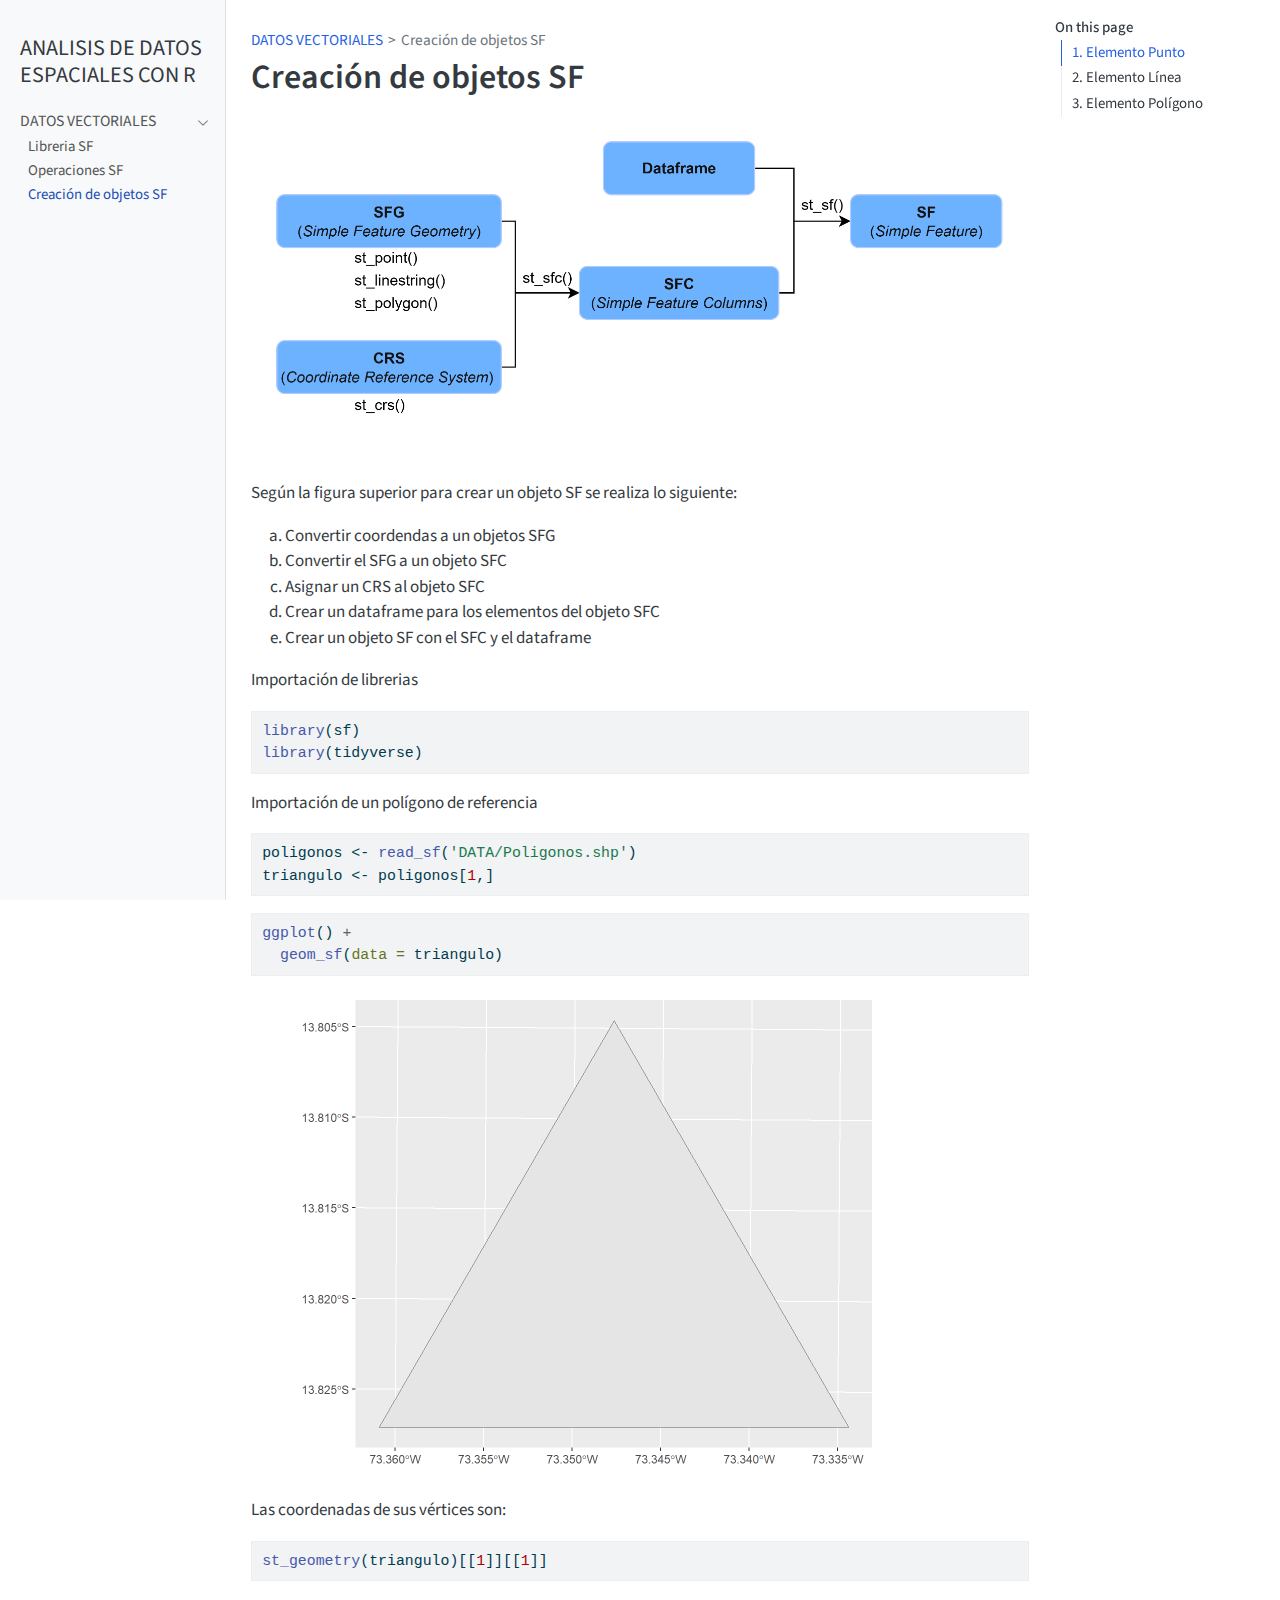
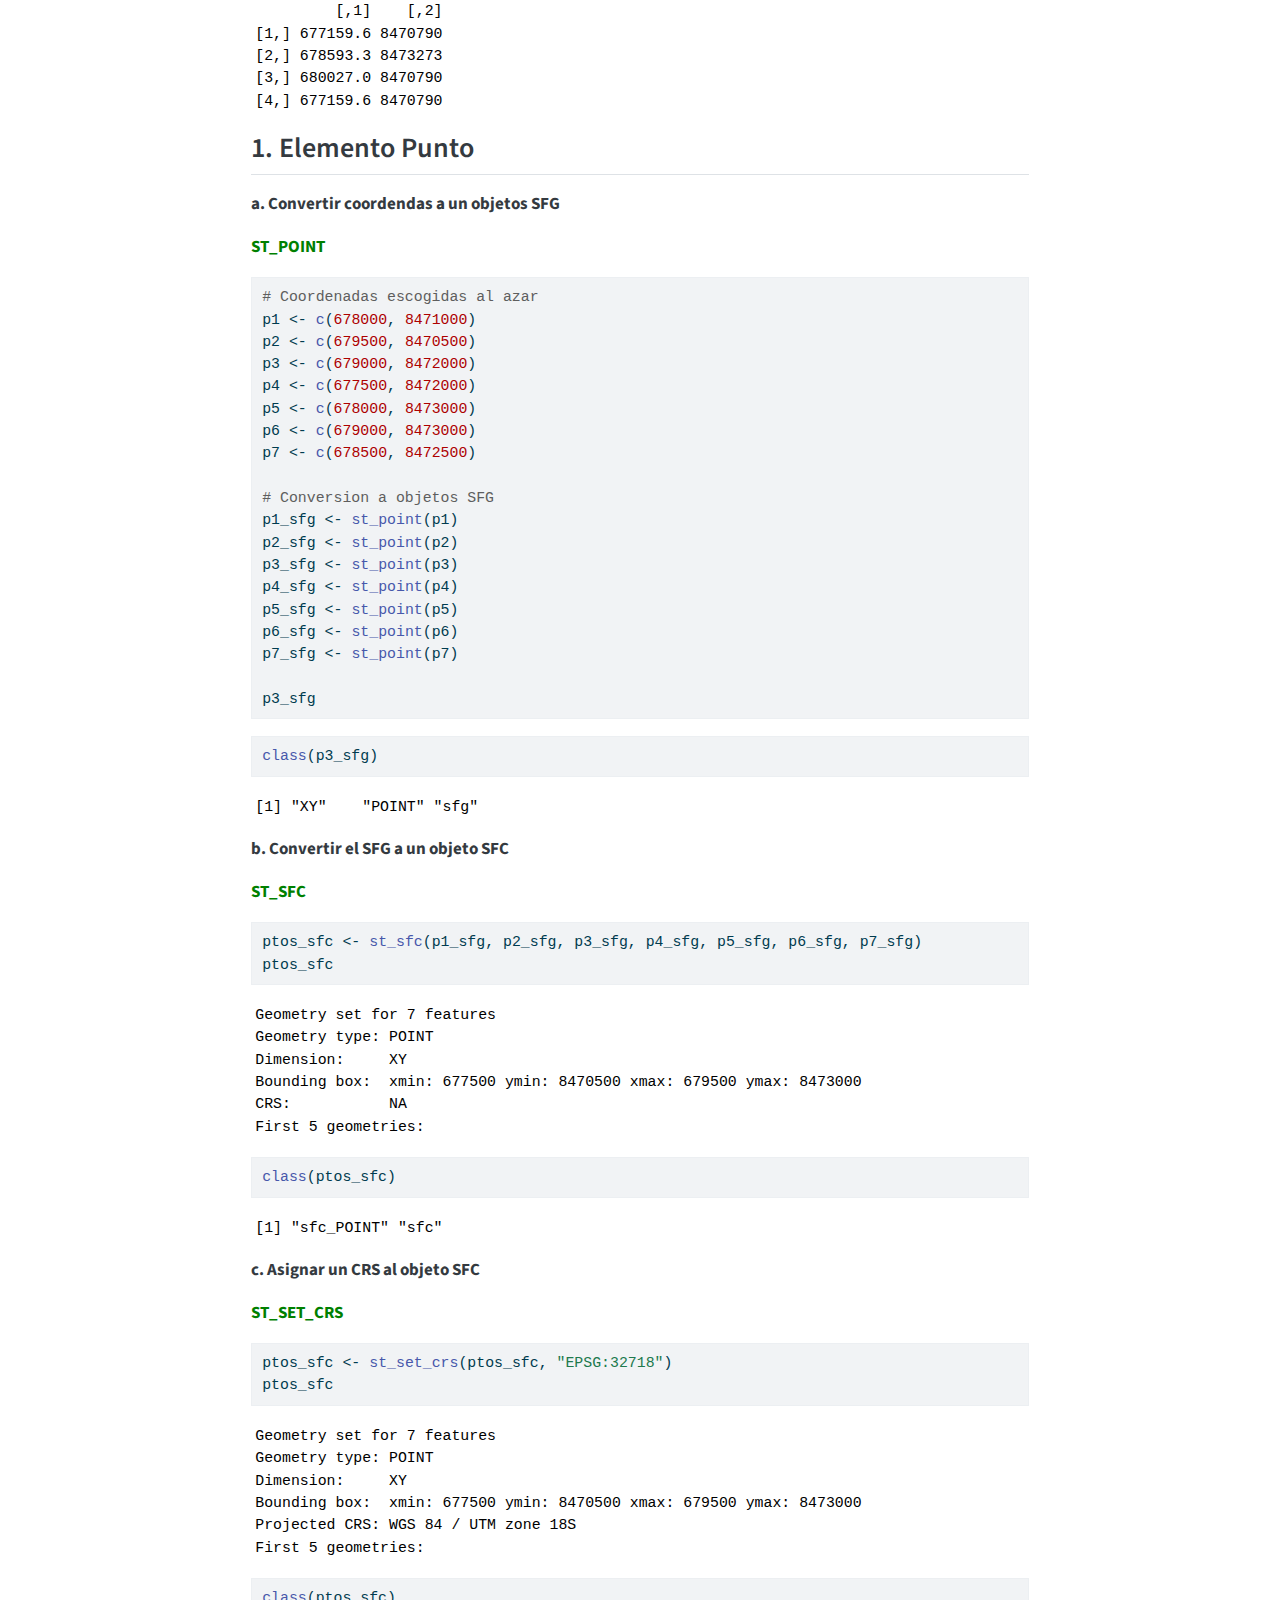
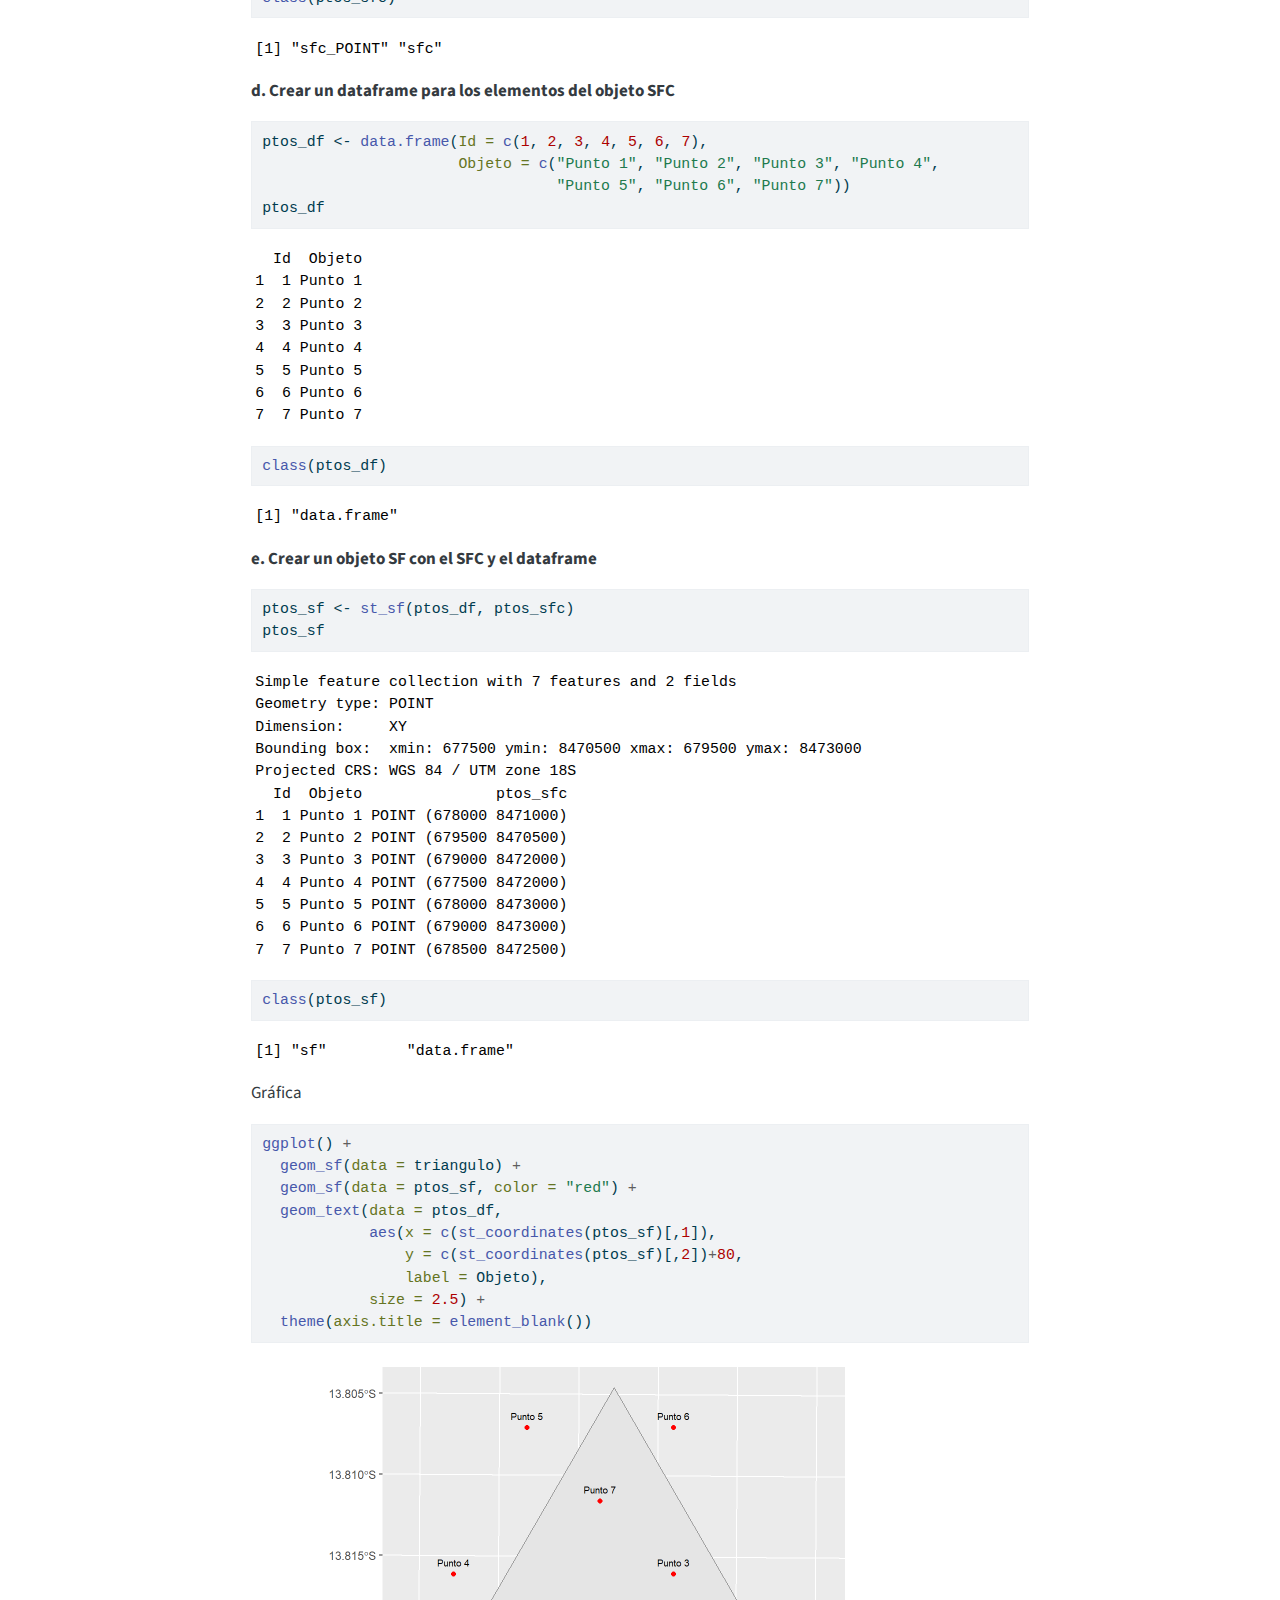
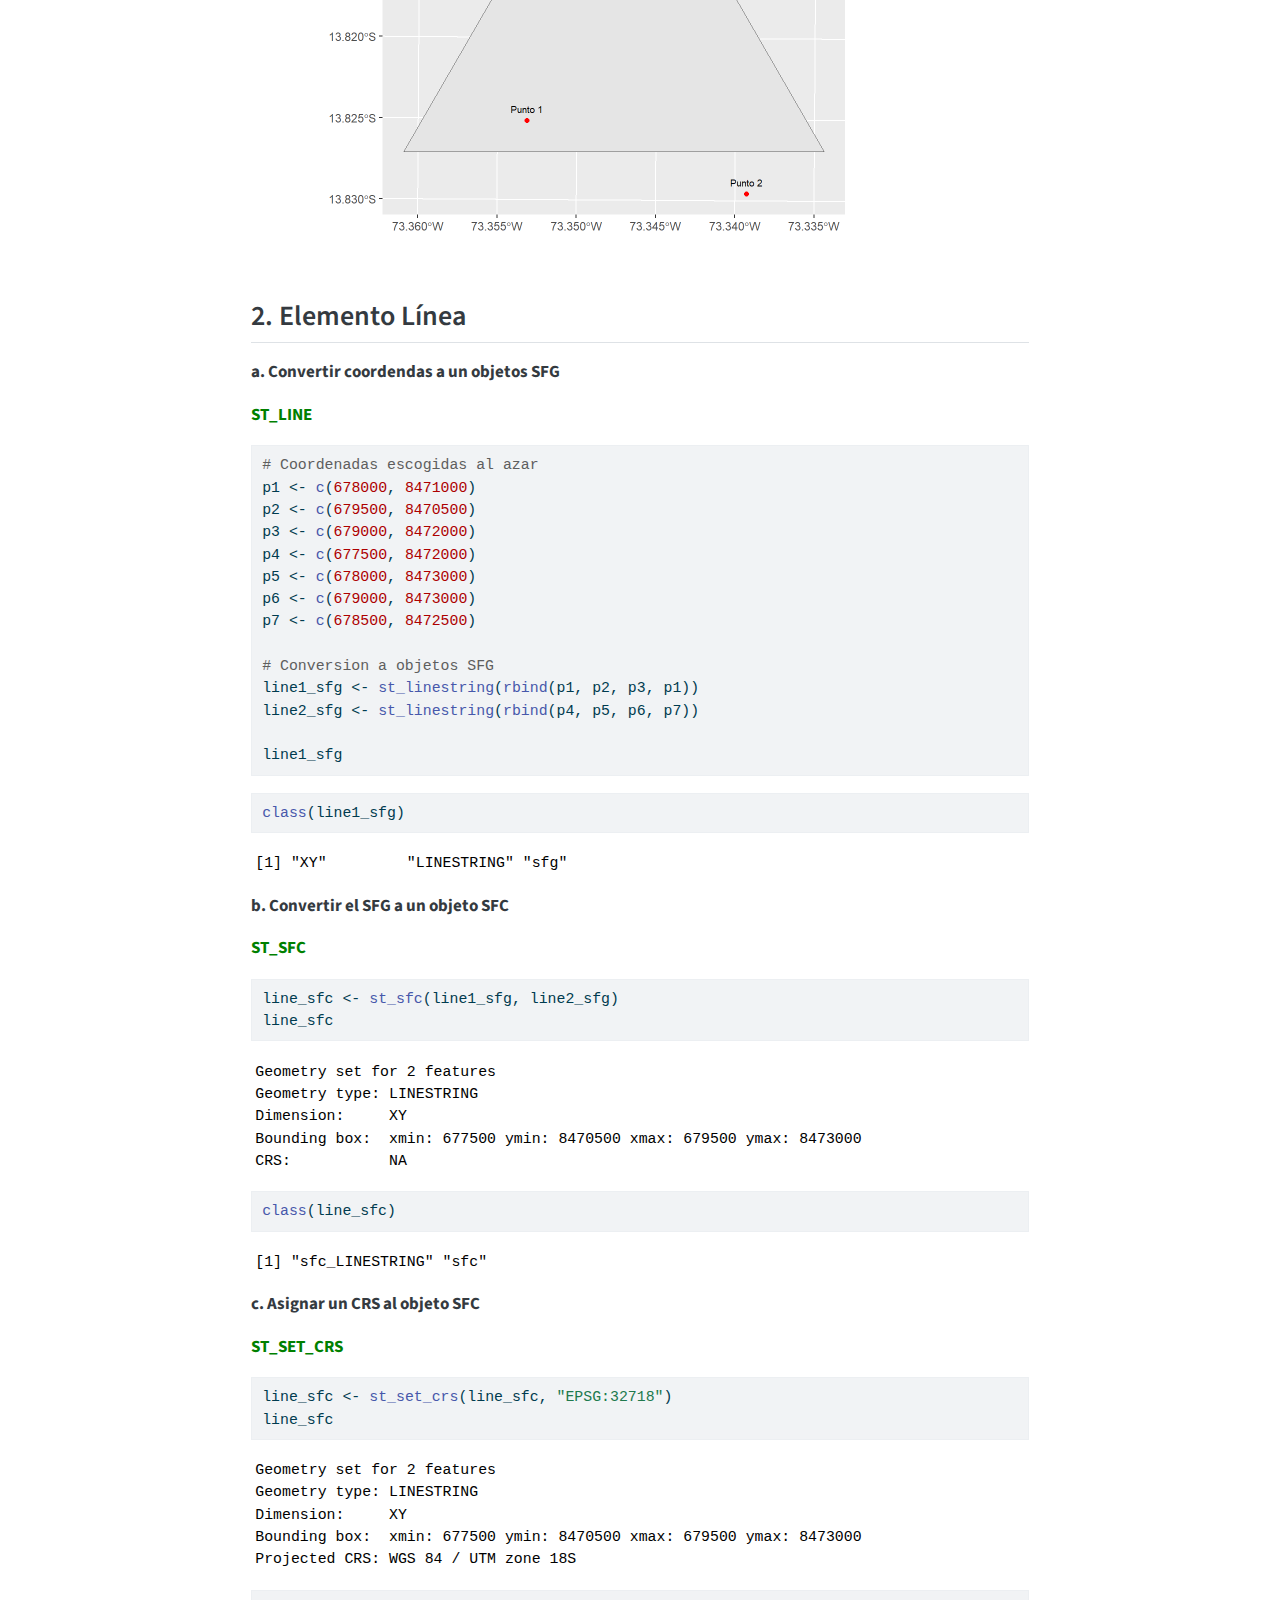
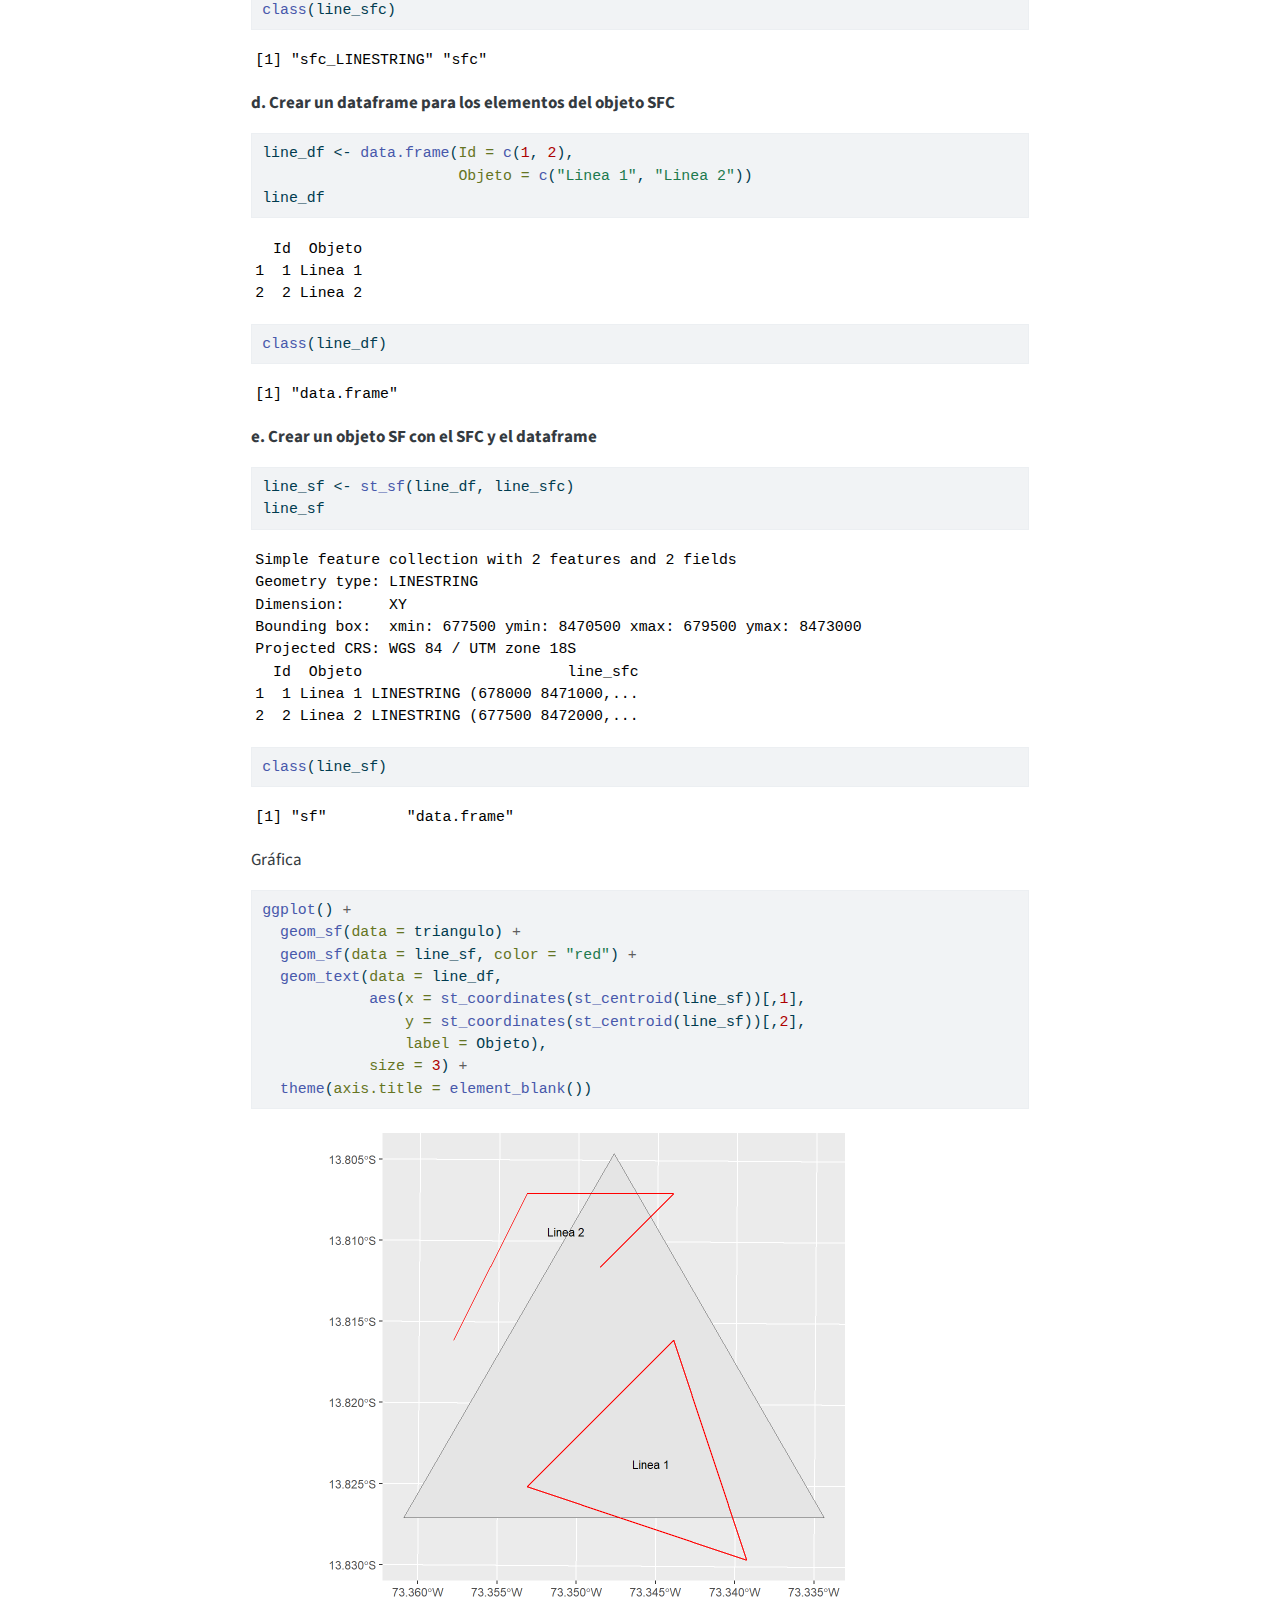
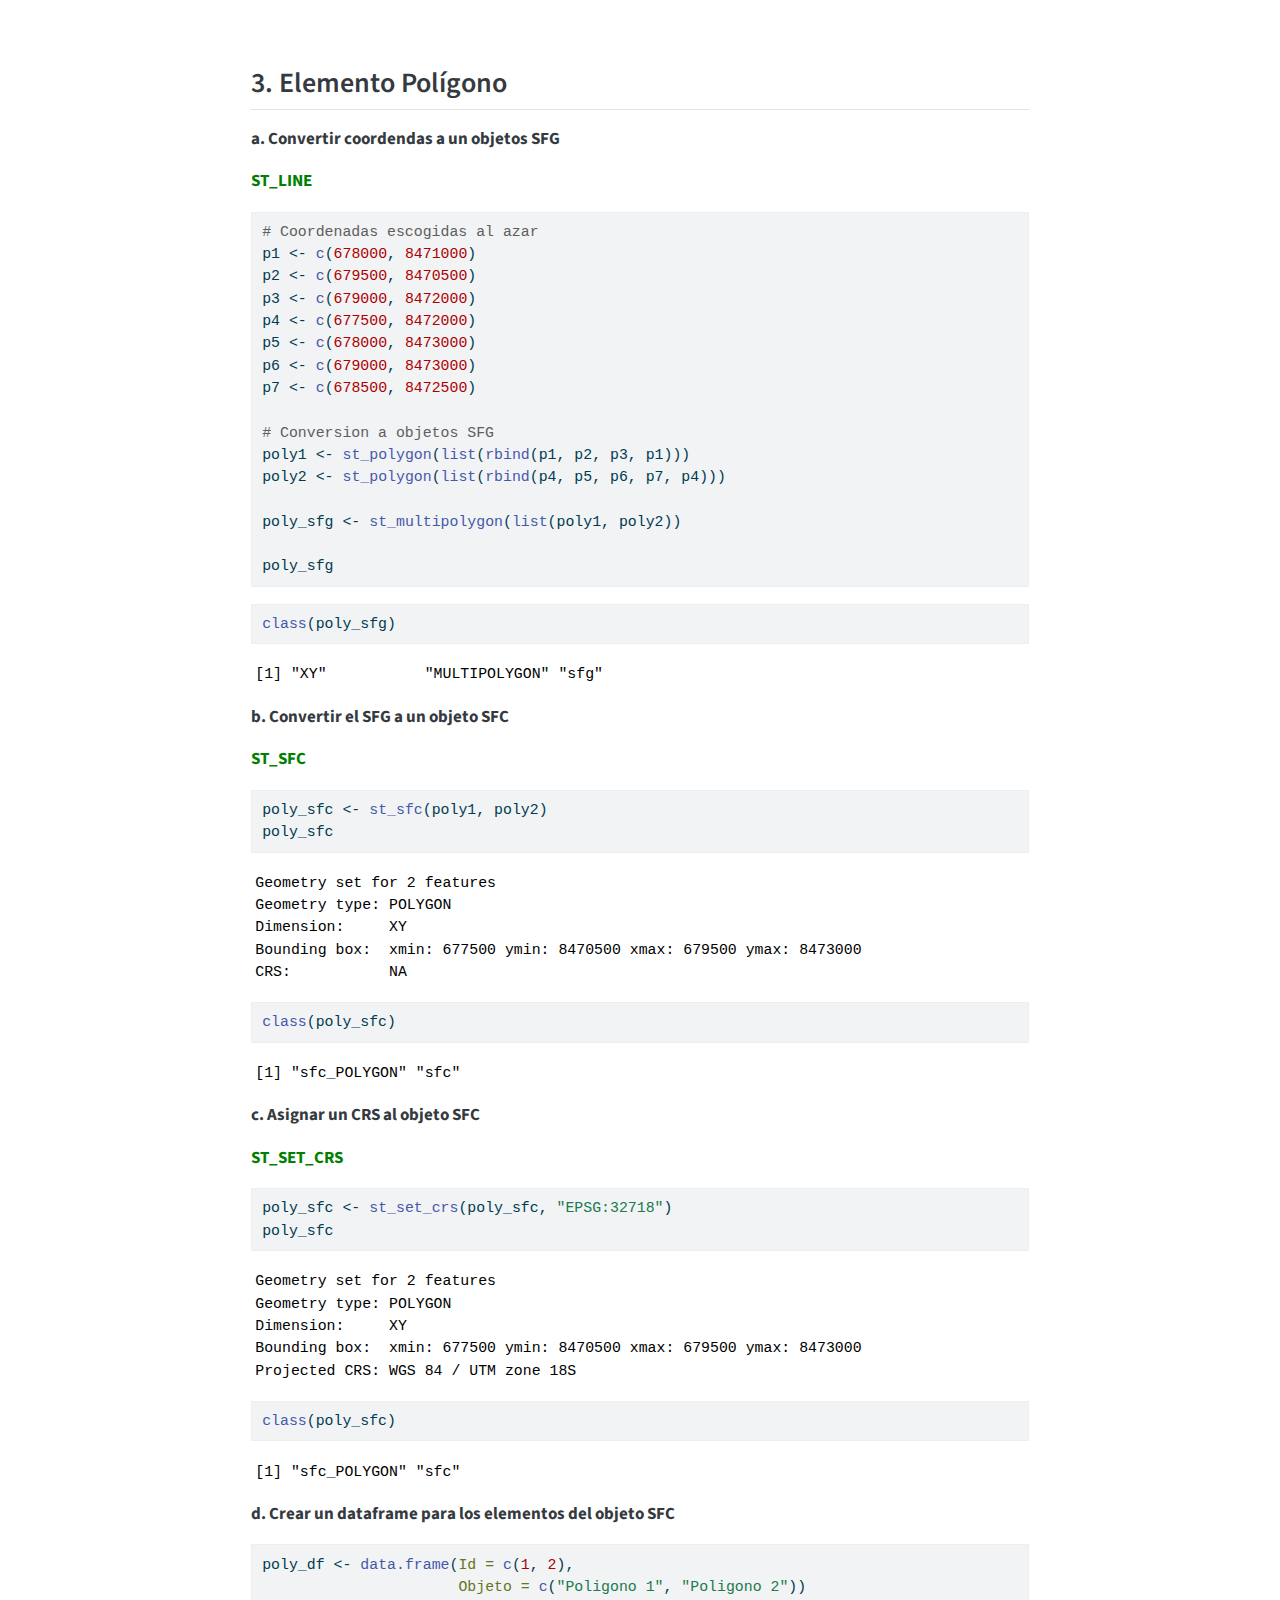
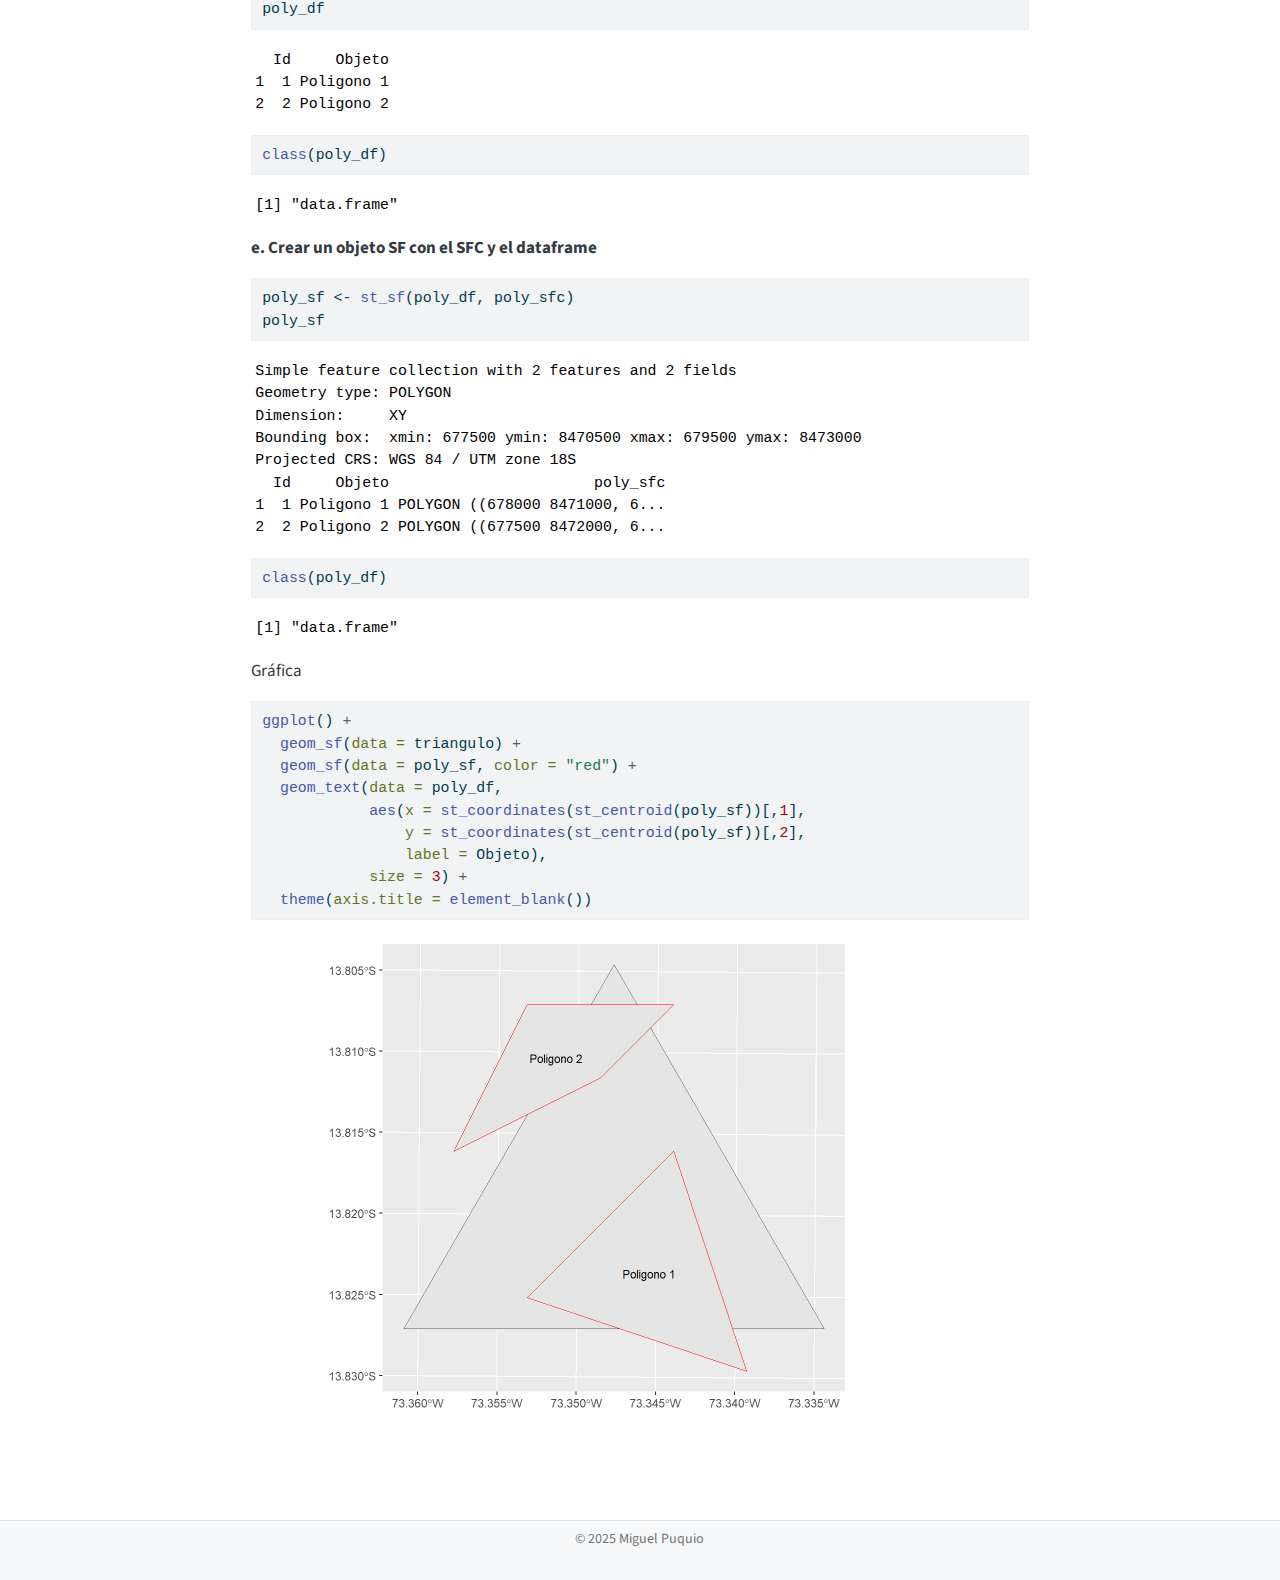
<file: docs/3_Creacion_objetos_SF.html>
<!DOCTYPE html>
<html xmlns="http://www.w3.org/1999/xhtml" lang="en" xml:lang="en"><head>

<meta charset="utf-8">
<meta name="generator" content="quarto-1.7.33">

<meta name="viewport" content="width=device-width, initial-scale=1.0, user-scalable=yes">


<title>Creación de objetos SF – ANALISIS DE DATOS ESPACIALES CON R</title>
<style>
code{white-space: pre-wrap;}
span.smallcaps{font-variant: small-caps;}
div.columns{display: flex; gap: min(4vw, 1.5em);}
div.column{flex: auto; overflow-x: auto;}
div.hanging-indent{margin-left: 1.5em; text-indent: -1.5em;}
ul.task-list{list-style: none;}
ul.task-list li input[type="checkbox"] {
  width: 0.8em;
  margin: 0 0.8em 0.2em -1em; /* quarto-specific, see https://github.com/quarto-dev/quarto-cli/issues/4556 */ 
  vertical-align: middle;
}
/* CSS for syntax highlighting */
html { -webkit-text-size-adjust: 100%; }
pre > code.sourceCode { white-space: pre; position: relative; }
pre > code.sourceCode > span { display: inline-block; line-height: 1.25; }
pre > code.sourceCode > span:empty { height: 1.2em; }
.sourceCode { overflow: visible; }
code.sourceCode > span { color: inherit; text-decoration: inherit; }
div.sourceCode { margin: 1em 0; }
pre.sourceCode { margin: 0; }
@media screen {
div.sourceCode { overflow: auto; }
}
@media print {
pre > code.sourceCode { white-space: pre-wrap; }
pre > code.sourceCode > span { text-indent: -5em; padding-left: 5em; }
}
pre.numberSource code
  { counter-reset: source-line 0; }
pre.numberSource code > span
  { position: relative; left: -4em; counter-increment: source-line; }
pre.numberSource code > span > a:first-child::before
  { content: counter(source-line);
    position: relative; left: -1em; text-align: right; vertical-align: baseline;
    border: none; display: inline-block;
    -webkit-touch-callout: none; -webkit-user-select: none;
    -khtml-user-select: none; -moz-user-select: none;
    -ms-user-select: none; user-select: none;
    padding: 0 4px; width: 4em;
  }
pre.numberSource { margin-left: 3em;  padding-left: 4px; }
div.sourceCode
  {   }
@media screen {
pre > code.sourceCode > span > a:first-child::before { text-decoration: underline; }
}
</style>


<script src="site_libs/quarto-nav/quarto-nav.js"></script>
<script src="site_libs/quarto-nav/headroom.min.js"></script>
<script src="site_libs/clipboard/clipboard.min.js"></script>
<script src="site_libs/quarto-search/autocomplete.umd.js"></script>
<script src="site_libs/quarto-search/fuse.min.js"></script>
<script src="site_libs/quarto-search/quarto-search.js"></script>
<meta name="quarto:offset" content="./">
<script src="site_libs/quarto-html/quarto.js" type="module"></script>
<script src="site_libs/quarto-html/tabsets/tabsets.js" type="module"></script>
<script src="site_libs/quarto-html/popper.min.js"></script>
<script src="site_libs/quarto-html/tippy.umd.min.js"></script>
<script src="site_libs/quarto-html/anchor.min.js"></script>
<link href="site_libs/quarto-html/tippy.css" rel="stylesheet">
<link href="site_libs/quarto-html/quarto-syntax-highlighting-ea385d0e468b0dd5ea5bf0780b1290d9.css" rel="stylesheet" id="quarto-text-highlighting-styles">
<script src="site_libs/bootstrap/bootstrap.min.js"></script>
<link href="site_libs/bootstrap/bootstrap-icons.css" rel="stylesheet">
<link href="site_libs/bootstrap/bootstrap-a3ab5ce61b967e52095fdef83824ff35.min.css" rel="stylesheet" append-hash="true" id="quarto-bootstrap" data-mode="light">
<script id="quarto-search-options" type="application/json">{
  "location": "sidebar",
  "copy-button": false,
  "collapse-after": 3,
  "panel-placement": "start",
  "type": "textbox",
  "limit": 50,
  "keyboard-shortcut": [
    "f",
    "/",
    "s"
  ],
  "show-item-context": false,
  "language": {
    "search-no-results-text": "No results",
    "search-matching-documents-text": "matching documents",
    "search-copy-link-title": "Copy link to search",
    "search-hide-matches-text": "Hide additional matches",
    "search-more-match-text": "more match in this document",
    "search-more-matches-text": "more matches in this document",
    "search-clear-button-title": "Clear",
    "search-text-placeholder": "",
    "search-detached-cancel-button-title": "Cancel",
    "search-submit-button-title": "Submit",
    "search-label": "Search"
  }
}</script>


<link rel="stylesheet" href="styles.css">
</head>

<body class="nav-sidebar docked quarto-light">

<div id="quarto-search-results"></div>
  <header id="quarto-header" class="headroom fixed-top">
  <nav class="quarto-secondary-nav">
    <div class="container-fluid d-flex">
      <button type="button" class="quarto-btn-toggle btn" data-bs-toggle="collapse" role="button" data-bs-target=".quarto-sidebar-collapse-item" aria-controls="quarto-sidebar" aria-expanded="false" aria-label="Toggle sidebar navigation" onclick="if (window.quartoToggleHeadroom) { window.quartoToggleHeadroom(); }">
        <i class="bi bi-layout-text-sidebar-reverse"></i>
      </button>
        <nav class="quarto-page-breadcrumbs" aria-label="breadcrumb"><ol class="breadcrumb"><li class="breadcrumb-item"><a href="./1_Libreria_SF.html">DATOS VECTORIALES</a></li><li class="breadcrumb-item"><a href="./3_Creacion_objetos_SF.html">Creación de objetos SF</a></li></ol></nav>
        <a class="flex-grow-1" role="navigation" data-bs-toggle="collapse" data-bs-target=".quarto-sidebar-collapse-item" aria-controls="quarto-sidebar" aria-expanded="false" aria-label="Toggle sidebar navigation" onclick="if (window.quartoToggleHeadroom) { window.quartoToggleHeadroom(); }">      
        </a>
    </div>
  </nav>
</header>
<!-- content -->
<div id="quarto-content" class="quarto-container page-columns page-rows-contents page-layout-article">
<!-- sidebar -->
  <nav id="quarto-sidebar" class="sidebar collapse collapse-horizontal quarto-sidebar-collapse-item sidebar-navigation docked overflow-auto">
    <div class="pt-lg-2 mt-2 text-left sidebar-header">
    <div class="sidebar-title mb-0 py-0">
      <a href="./">ANALISIS DE DATOS ESPACIALES CON R</a> 
    </div>
      </div>
    <div class="sidebar-menu-container"> 
    <ul class="list-unstyled mt-1">
        <li class="sidebar-item sidebar-item-section">
      <div class="sidebar-item-container"> 
            <a class="sidebar-item-text sidebar-link text-start" data-bs-toggle="collapse" data-bs-target="#quarto-sidebar-section-1" role="navigation" aria-expanded="true">
 <span class="menu-text">DATOS VECTORIALES</span></a>
          <a class="sidebar-item-toggle text-start" data-bs-toggle="collapse" data-bs-target="#quarto-sidebar-section-1" role="navigation" aria-expanded="true" aria-label="Toggle section">
            <i class="bi bi-chevron-right ms-2"></i>
          </a> 
      </div>
      <ul id="quarto-sidebar-section-1" class="collapse list-unstyled sidebar-section depth1 show">  
          <li class="sidebar-item">
  <div class="sidebar-item-container"> 
  <a href="./1_Libreria_SF.html" class="sidebar-item-text sidebar-link">
 <span class="menu-text">Libreria SF</span></a>
  </div>
</li>
          <li class="sidebar-item">
  <div class="sidebar-item-container"> 
  <a href="./2_Operaciones_SF.html" class="sidebar-item-text sidebar-link">
 <span class="menu-text">Operaciones SF</span></a>
  </div>
</li>
          <li class="sidebar-item">
  <div class="sidebar-item-container"> 
  <a href="./3_Creacion_objetos_SF.html" class="sidebar-item-text sidebar-link active">
 <span class="menu-text">Creación de objetos SF</span></a>
  </div>
</li>
      </ul>
  </li>
    </ul>
    </div>
</nav>
<div id="quarto-sidebar-glass" class="quarto-sidebar-collapse-item" data-bs-toggle="collapse" data-bs-target=".quarto-sidebar-collapse-item"></div>
<!-- margin-sidebar -->
    <div id="quarto-margin-sidebar" class="sidebar margin-sidebar">
        <nav id="TOC" role="doc-toc" class="toc-active">
    <h2 id="toc-title">On this page</h2>
   
  <ul>
  <li><a href="#elemento-punto" id="toc-elemento-punto" class="nav-link active" data-scroll-target="#elemento-punto">1. Elemento Punto</a></li>
  <li><a href="#elemento-línea" id="toc-elemento-línea" class="nav-link" data-scroll-target="#elemento-línea">2. Elemento Línea</a></li>
  <li><a href="#elemento-polígono" id="toc-elemento-polígono" class="nav-link" data-scroll-target="#elemento-polígono">3. Elemento Polígono</a></li>
  </ul>
</nav>
    </div>
<!-- main -->
<main class="content" id="quarto-document-content">

<header id="title-block-header" class="quarto-title-block default"><nav class="quarto-page-breadcrumbs quarto-title-breadcrumbs d-none d-lg-block" aria-label="breadcrumb"><ol class="breadcrumb"><li class="breadcrumb-item"><a href="./1_Libreria_SF.html">DATOS VECTORIALES</a></li><li class="breadcrumb-item"><a href="./3_Creacion_objetos_SF.html">Creación de objetos SF</a></li></ol></nav>
<div class="quarto-title">
<h1 class="title">Creación de objetos SF</h1>
</div>



<div class="quarto-title-meta">

    
  
    
  </div>
  


</header>


<div class="quarto-figure quarto-figure-center">
<figure class="figure">
<p><img src="DATA/Diagrama SF.png" class="img-fluid quarto-figure quarto-figure-center figure-img"></p>
</figure>
</div>
<p>Según la figura superior para crear un objeto SF se realiza lo siguiente:</p>
<ol type="a">
<li>Convertir coordendas a un objetos SFG</li>
<li>Convertir el SFG a un objeto SFC</li>
<li>Asignar un CRS al objeto SFC</li>
<li>Crear un dataframe para los elementos del objeto SFC</li>
<li>Crear un objeto SF con el SFC y el dataframe</li>
</ol>
<p>Importación de librerias</p>
<div class="cell">
<div class="sourceCode cell-code" id="cb1"><pre class="sourceCode r code-with-copy"><code class="sourceCode r"><span id="cb1-1"><a href="#cb1-1" aria-hidden="true" tabindex="-1"></a><span class="fu">library</span>(sf)</span>
<span id="cb1-2"><a href="#cb1-2" aria-hidden="true" tabindex="-1"></a><span class="fu">library</span>(tidyverse) </span></code><button title="Copy to Clipboard" class="code-copy-button"><i class="bi"></i></button></pre></div>
</div>
<p>Importación de un polígono de referencia</p>
<div class="cell">
<div class="sourceCode cell-code" id="cb2"><pre class="sourceCode r code-with-copy"><code class="sourceCode r"><span id="cb2-1"><a href="#cb2-1" aria-hidden="true" tabindex="-1"></a>poligonos <span class="ot">&lt;-</span> <span class="fu">read_sf</span>(<span class="st">'DATA/Poligonos.shp'</span>)</span>
<span id="cb2-2"><a href="#cb2-2" aria-hidden="true" tabindex="-1"></a>triangulo <span class="ot">&lt;-</span> poligonos[<span class="dv">1</span>,]</span></code><button title="Copy to Clipboard" class="code-copy-button"><i class="bi"></i></button></pre></div>
</div>
<div class="cell">
<div class="sourceCode cell-code" id="cb3"><pre class="sourceCode r code-with-copy"><code class="sourceCode r"><span id="cb3-1"><a href="#cb3-1" aria-hidden="true" tabindex="-1"></a><span class="fu">ggplot</span>() <span class="sc">+</span> </span>
<span id="cb3-2"><a href="#cb3-2" aria-hidden="true" tabindex="-1"></a>  <span class="fu">geom_sf</span>(<span class="at">data =</span> triangulo)</span></code><button title="Copy to Clipboard" class="code-copy-button"><i class="bi"></i></button></pre></div>
<div class="cell-output-display">
<div>
<figure class="figure">
<p><img src="3_Creacion_objetos_SF_files/figure-html/unnamed-chunk-3-1.png" class="img-fluid figure-img" width="672"></p>
</figure>
</div>
</div>
</div>
<p>Las coordenadas de sus vértices son:</p>
<div class="cell">
<div class="sourceCode cell-code" id="cb4"><pre class="sourceCode r code-with-copy"><code class="sourceCode r"><span id="cb4-1"><a href="#cb4-1" aria-hidden="true" tabindex="-1"></a><span class="fu">st_geometry</span>(triangulo)[[<span class="dv">1</span>]][[<span class="dv">1</span>]]</span></code><button title="Copy to Clipboard" class="code-copy-button"><i class="bi"></i></button></pre></div>
<div class="cell-output cell-output-stdout">
<pre><code>         [,1]    [,2]
[1,] 677159.6 8470790
[2,] 678593.3 8473273
[3,] 680027.0 8470790
[4,] 677159.6 8470790</code></pre>
</div>
</div>
<section id="elemento-punto" class="level2">
<h2 class="anchored" data-anchor-id="elemento-punto">1. Elemento Punto</h2>
<p><strong>a. Convertir coordendas a un objetos SFG</strong></p>
<p><span style="color:green;"><strong>ST_POINT</strong></span></p>
<div class="cell">
<div class="sourceCode cell-code" id="cb6"><pre class="sourceCode r code-with-copy"><code class="sourceCode r"><span id="cb6-1"><a href="#cb6-1" aria-hidden="true" tabindex="-1"></a><span class="co"># Coordenadas escogidas al azar</span></span>
<span id="cb6-2"><a href="#cb6-2" aria-hidden="true" tabindex="-1"></a>p1 <span class="ot">&lt;-</span> <span class="fu">c</span>(<span class="dv">678000</span>, <span class="dv">8471000</span>)</span>
<span id="cb6-3"><a href="#cb6-3" aria-hidden="true" tabindex="-1"></a>p2 <span class="ot">&lt;-</span> <span class="fu">c</span>(<span class="dv">679500</span>, <span class="dv">8470500</span>)</span>
<span id="cb6-4"><a href="#cb6-4" aria-hidden="true" tabindex="-1"></a>p3 <span class="ot">&lt;-</span> <span class="fu">c</span>(<span class="dv">679000</span>, <span class="dv">8472000</span>)</span>
<span id="cb6-5"><a href="#cb6-5" aria-hidden="true" tabindex="-1"></a>p4 <span class="ot">&lt;-</span> <span class="fu">c</span>(<span class="dv">677500</span>, <span class="dv">8472000</span>)</span>
<span id="cb6-6"><a href="#cb6-6" aria-hidden="true" tabindex="-1"></a>p5 <span class="ot">&lt;-</span> <span class="fu">c</span>(<span class="dv">678000</span>, <span class="dv">8473000</span>)</span>
<span id="cb6-7"><a href="#cb6-7" aria-hidden="true" tabindex="-1"></a>p6 <span class="ot">&lt;-</span> <span class="fu">c</span>(<span class="dv">679000</span>, <span class="dv">8473000</span>)</span>
<span id="cb6-8"><a href="#cb6-8" aria-hidden="true" tabindex="-1"></a>p7 <span class="ot">&lt;-</span> <span class="fu">c</span>(<span class="dv">678500</span>, <span class="dv">8472500</span>)</span>
<span id="cb6-9"><a href="#cb6-9" aria-hidden="true" tabindex="-1"></a></span>
<span id="cb6-10"><a href="#cb6-10" aria-hidden="true" tabindex="-1"></a><span class="co"># Conversion a objetos SFG</span></span>
<span id="cb6-11"><a href="#cb6-11" aria-hidden="true" tabindex="-1"></a>p1_sfg <span class="ot">&lt;-</span> <span class="fu">st_point</span>(p1)</span>
<span id="cb6-12"><a href="#cb6-12" aria-hidden="true" tabindex="-1"></a>p2_sfg <span class="ot">&lt;-</span> <span class="fu">st_point</span>(p2)</span>
<span id="cb6-13"><a href="#cb6-13" aria-hidden="true" tabindex="-1"></a>p3_sfg <span class="ot">&lt;-</span> <span class="fu">st_point</span>(p3)</span>
<span id="cb6-14"><a href="#cb6-14" aria-hidden="true" tabindex="-1"></a>p4_sfg <span class="ot">&lt;-</span> <span class="fu">st_point</span>(p4)</span>
<span id="cb6-15"><a href="#cb6-15" aria-hidden="true" tabindex="-1"></a>p5_sfg <span class="ot">&lt;-</span> <span class="fu">st_point</span>(p5)</span>
<span id="cb6-16"><a href="#cb6-16" aria-hidden="true" tabindex="-1"></a>p6_sfg <span class="ot">&lt;-</span> <span class="fu">st_point</span>(p6)</span>
<span id="cb6-17"><a href="#cb6-17" aria-hidden="true" tabindex="-1"></a>p7_sfg <span class="ot">&lt;-</span> <span class="fu">st_point</span>(p7)</span>
<span id="cb6-18"><a href="#cb6-18" aria-hidden="true" tabindex="-1"></a></span>
<span id="cb6-19"><a href="#cb6-19" aria-hidden="true" tabindex="-1"></a>p3_sfg</span></code><button title="Copy to Clipboard" class="code-copy-button"><i class="bi"></i></button></pre></div>
</div>
<div class="cell">
<div class="sourceCode cell-code" id="cb7"><pre class="sourceCode r code-with-copy"><code class="sourceCode r"><span id="cb7-1"><a href="#cb7-1" aria-hidden="true" tabindex="-1"></a><span class="fu">class</span>(p3_sfg)</span></code><button title="Copy to Clipboard" class="code-copy-button"><i class="bi"></i></button></pre></div>
<div class="cell-output cell-output-stdout">
<pre><code>[1] "XY"    "POINT" "sfg"  </code></pre>
</div>
</div>
<p><strong>b. Convertir el SFG a un objeto SFC</strong></p>
<p><span style="color:green;"><strong>ST_SFC</strong></span></p>
<div class="cell">
<div class="sourceCode cell-code" id="cb9"><pre class="sourceCode r code-with-copy"><code class="sourceCode r"><span id="cb9-1"><a href="#cb9-1" aria-hidden="true" tabindex="-1"></a>ptos_sfc <span class="ot">&lt;-</span> <span class="fu">st_sfc</span>(p1_sfg, p2_sfg, p3_sfg, p4_sfg, p5_sfg, p6_sfg, p7_sfg)</span>
<span id="cb9-2"><a href="#cb9-2" aria-hidden="true" tabindex="-1"></a>ptos_sfc</span></code><button title="Copy to Clipboard" class="code-copy-button"><i class="bi"></i></button></pre></div>
<div class="cell-output cell-output-stdout">
<pre><code>Geometry set for 7 features 
Geometry type: POINT
Dimension:     XY
Bounding box:  xmin: 677500 ymin: 8470500 xmax: 679500 ymax: 8473000
CRS:           NA
First 5 geometries:</code></pre>
</div>
</div>
<div class="cell">
<div class="sourceCode cell-code" id="cb11"><pre class="sourceCode r code-with-copy"><code class="sourceCode r"><span id="cb11-1"><a href="#cb11-1" aria-hidden="true" tabindex="-1"></a><span class="fu">class</span>(ptos_sfc)</span></code><button title="Copy to Clipboard" class="code-copy-button"><i class="bi"></i></button></pre></div>
<div class="cell-output cell-output-stdout">
<pre><code>[1] "sfc_POINT" "sfc"      </code></pre>
</div>
</div>
<p><strong>c.&nbsp;Asignar un CRS al objeto SFC</strong></p>
<p><span style="color:green;"><strong>ST_SET_CRS</strong></span></p>
<div class="cell">
<div class="sourceCode cell-code" id="cb13"><pre class="sourceCode r code-with-copy"><code class="sourceCode r"><span id="cb13-1"><a href="#cb13-1" aria-hidden="true" tabindex="-1"></a>ptos_sfc <span class="ot">&lt;-</span> <span class="fu">st_set_crs</span>(ptos_sfc, <span class="st">"EPSG:32718"</span>)</span>
<span id="cb13-2"><a href="#cb13-2" aria-hidden="true" tabindex="-1"></a>ptos_sfc</span></code><button title="Copy to Clipboard" class="code-copy-button"><i class="bi"></i></button></pre></div>
<div class="cell-output cell-output-stdout">
<pre><code>Geometry set for 7 features 
Geometry type: POINT
Dimension:     XY
Bounding box:  xmin: 677500 ymin: 8470500 xmax: 679500 ymax: 8473000
Projected CRS: WGS 84 / UTM zone 18S
First 5 geometries:</code></pre>
</div>
</div>
<div class="cell">
<div class="sourceCode cell-code" id="cb15"><pre class="sourceCode r code-with-copy"><code class="sourceCode r"><span id="cb15-1"><a href="#cb15-1" aria-hidden="true" tabindex="-1"></a><span class="fu">class</span>(ptos_sfc)</span></code><button title="Copy to Clipboard" class="code-copy-button"><i class="bi"></i></button></pre></div>
<div class="cell-output cell-output-stdout">
<pre><code>[1] "sfc_POINT" "sfc"      </code></pre>
</div>
</div>
<p><strong>d.&nbsp;Crear un dataframe para los elementos del objeto SFC</strong></p>
<div class="cell">
<div class="sourceCode cell-code" id="cb17"><pre class="sourceCode r code-with-copy"><code class="sourceCode r"><span id="cb17-1"><a href="#cb17-1" aria-hidden="true" tabindex="-1"></a>ptos_df <span class="ot">&lt;-</span> <span class="fu">data.frame</span>(<span class="at">Id =</span> <span class="fu">c</span>(<span class="dv">1</span>, <span class="dv">2</span>, <span class="dv">3</span>, <span class="dv">4</span>, <span class="dv">5</span>, <span class="dv">6</span>, <span class="dv">7</span>),</span>
<span id="cb17-2"><a href="#cb17-2" aria-hidden="true" tabindex="-1"></a>                      <span class="at">Objeto =</span> <span class="fu">c</span>(<span class="st">"Punto 1"</span>, <span class="st">"Punto 2"</span>, <span class="st">"Punto 3"</span>, <span class="st">"Punto 4"</span>,</span>
<span id="cb17-3"><a href="#cb17-3" aria-hidden="true" tabindex="-1"></a>                                 <span class="st">"Punto 5"</span>, <span class="st">"Punto 6"</span>, <span class="st">"Punto 7"</span>))</span>
<span id="cb17-4"><a href="#cb17-4" aria-hidden="true" tabindex="-1"></a>ptos_df</span></code><button title="Copy to Clipboard" class="code-copy-button"><i class="bi"></i></button></pre></div>
<div class="cell-output cell-output-stdout">
<pre><code>  Id  Objeto
1  1 Punto 1
2  2 Punto 2
3  3 Punto 3
4  4 Punto 4
5  5 Punto 5
6  6 Punto 6
7  7 Punto 7</code></pre>
</div>
</div>
<div class="cell">
<div class="sourceCode cell-code" id="cb19"><pre class="sourceCode r code-with-copy"><code class="sourceCode r"><span id="cb19-1"><a href="#cb19-1" aria-hidden="true" tabindex="-1"></a><span class="fu">class</span>(ptos_df)</span></code><button title="Copy to Clipboard" class="code-copy-button"><i class="bi"></i></button></pre></div>
<div class="cell-output cell-output-stdout">
<pre><code>[1] "data.frame"</code></pre>
</div>
</div>
<p><strong>e. Crear un objeto SF con el SFC y el dataframe</strong></p>
<div class="cell">
<div class="sourceCode cell-code" id="cb21"><pre class="sourceCode r code-with-copy"><code class="sourceCode r"><span id="cb21-1"><a href="#cb21-1" aria-hidden="true" tabindex="-1"></a>ptos_sf <span class="ot">&lt;-</span> <span class="fu">st_sf</span>(ptos_df, ptos_sfc)</span>
<span id="cb21-2"><a href="#cb21-2" aria-hidden="true" tabindex="-1"></a>ptos_sf</span></code><button title="Copy to Clipboard" class="code-copy-button"><i class="bi"></i></button></pre></div>
<div class="cell-output cell-output-stdout">
<pre><code>Simple feature collection with 7 features and 2 fields
Geometry type: POINT
Dimension:     XY
Bounding box:  xmin: 677500 ymin: 8470500 xmax: 679500 ymax: 8473000
Projected CRS: WGS 84 / UTM zone 18S
  Id  Objeto               ptos_sfc
1  1 Punto 1 POINT (678000 8471000)
2  2 Punto 2 POINT (679500 8470500)
3  3 Punto 3 POINT (679000 8472000)
4  4 Punto 4 POINT (677500 8472000)
5  5 Punto 5 POINT (678000 8473000)
6  6 Punto 6 POINT (679000 8473000)
7  7 Punto 7 POINT (678500 8472500)</code></pre>
</div>
</div>
<div class="cell">
<div class="sourceCode cell-code" id="cb23"><pre class="sourceCode r code-with-copy"><code class="sourceCode r"><span id="cb23-1"><a href="#cb23-1" aria-hidden="true" tabindex="-1"></a><span class="fu">class</span>(ptos_sf)</span></code><button title="Copy to Clipboard" class="code-copy-button"><i class="bi"></i></button></pre></div>
<div class="cell-output cell-output-stdout">
<pre><code>[1] "sf"         "data.frame"</code></pre>
</div>
</div>
<p>Gráfica</p>
<div class="cell">
<div class="sourceCode cell-code" id="cb25"><pre class="sourceCode r code-with-copy"><code class="sourceCode r"><span id="cb25-1"><a href="#cb25-1" aria-hidden="true" tabindex="-1"></a><span class="fu">ggplot</span>() <span class="sc">+</span></span>
<span id="cb25-2"><a href="#cb25-2" aria-hidden="true" tabindex="-1"></a>  <span class="fu">geom_sf</span>(<span class="at">data =</span> triangulo) <span class="sc">+</span></span>
<span id="cb25-3"><a href="#cb25-3" aria-hidden="true" tabindex="-1"></a>  <span class="fu">geom_sf</span>(<span class="at">data =</span> ptos_sf, <span class="at">color =</span> <span class="st">"red"</span>) <span class="sc">+</span></span>
<span id="cb25-4"><a href="#cb25-4" aria-hidden="true" tabindex="-1"></a>  <span class="fu">geom_text</span>(<span class="at">data =</span> ptos_df,</span>
<span id="cb25-5"><a href="#cb25-5" aria-hidden="true" tabindex="-1"></a>            <span class="fu">aes</span>(<span class="at">x =</span> <span class="fu">c</span>(<span class="fu">st_coordinates</span>(ptos_sf)[,<span class="dv">1</span>]),</span>
<span id="cb25-6"><a href="#cb25-6" aria-hidden="true" tabindex="-1"></a>                <span class="at">y =</span> <span class="fu">c</span>(<span class="fu">st_coordinates</span>(ptos_sf)[,<span class="dv">2</span>])<span class="sc">+</span><span class="dv">80</span>,</span>
<span id="cb25-7"><a href="#cb25-7" aria-hidden="true" tabindex="-1"></a>                <span class="at">label =</span> Objeto),</span>
<span id="cb25-8"><a href="#cb25-8" aria-hidden="true" tabindex="-1"></a>            <span class="at">size =</span> <span class="fl">2.5</span>) <span class="sc">+</span></span>
<span id="cb25-9"><a href="#cb25-9" aria-hidden="true" tabindex="-1"></a>  <span class="fu">theme</span>(<span class="at">axis.title =</span> <span class="fu">element_blank</span>())</span></code><button title="Copy to Clipboard" class="code-copy-button"><i class="bi"></i></button></pre></div>
<div class="cell-output-display">
<div>
<figure class="figure">
<p><img src="3_Creacion_objetos_SF_files/figure-html/unnamed-chunk-15-1.png" class="img-fluid figure-img" width="672"></p>
</figure>
</div>
</div>
</div>
</section>
<section id="elemento-línea" class="level2">
<h2 class="anchored" data-anchor-id="elemento-línea">2. Elemento Línea</h2>
<p><strong>a. Convertir coordendas a un objetos SFG</strong></p>
<p><span style="color:green;"><strong>ST_LINE</strong></span></p>
<div class="cell">
<div class="sourceCode cell-code" id="cb26"><pre class="sourceCode r code-with-copy"><code class="sourceCode r"><span id="cb26-1"><a href="#cb26-1" aria-hidden="true" tabindex="-1"></a><span class="co"># Coordenadas escogidas al azar</span></span>
<span id="cb26-2"><a href="#cb26-2" aria-hidden="true" tabindex="-1"></a>p1 <span class="ot">&lt;-</span> <span class="fu">c</span>(<span class="dv">678000</span>, <span class="dv">8471000</span>)</span>
<span id="cb26-3"><a href="#cb26-3" aria-hidden="true" tabindex="-1"></a>p2 <span class="ot">&lt;-</span> <span class="fu">c</span>(<span class="dv">679500</span>, <span class="dv">8470500</span>)</span>
<span id="cb26-4"><a href="#cb26-4" aria-hidden="true" tabindex="-1"></a>p3 <span class="ot">&lt;-</span> <span class="fu">c</span>(<span class="dv">679000</span>, <span class="dv">8472000</span>)</span>
<span id="cb26-5"><a href="#cb26-5" aria-hidden="true" tabindex="-1"></a>p4 <span class="ot">&lt;-</span> <span class="fu">c</span>(<span class="dv">677500</span>, <span class="dv">8472000</span>)</span>
<span id="cb26-6"><a href="#cb26-6" aria-hidden="true" tabindex="-1"></a>p5 <span class="ot">&lt;-</span> <span class="fu">c</span>(<span class="dv">678000</span>, <span class="dv">8473000</span>)</span>
<span id="cb26-7"><a href="#cb26-7" aria-hidden="true" tabindex="-1"></a>p6 <span class="ot">&lt;-</span> <span class="fu">c</span>(<span class="dv">679000</span>, <span class="dv">8473000</span>)</span>
<span id="cb26-8"><a href="#cb26-8" aria-hidden="true" tabindex="-1"></a>p7 <span class="ot">&lt;-</span> <span class="fu">c</span>(<span class="dv">678500</span>, <span class="dv">8472500</span>)</span>
<span id="cb26-9"><a href="#cb26-9" aria-hidden="true" tabindex="-1"></a></span>
<span id="cb26-10"><a href="#cb26-10" aria-hidden="true" tabindex="-1"></a><span class="co"># Conversion a objetos SFG</span></span>
<span id="cb26-11"><a href="#cb26-11" aria-hidden="true" tabindex="-1"></a>line1_sfg <span class="ot">&lt;-</span> <span class="fu">st_linestring</span>(<span class="fu">rbind</span>(p1, p2, p3, p1))</span>
<span id="cb26-12"><a href="#cb26-12" aria-hidden="true" tabindex="-1"></a>line2_sfg <span class="ot">&lt;-</span> <span class="fu">st_linestring</span>(<span class="fu">rbind</span>(p4, p5, p6, p7))</span>
<span id="cb26-13"><a href="#cb26-13" aria-hidden="true" tabindex="-1"></a></span>
<span id="cb26-14"><a href="#cb26-14" aria-hidden="true" tabindex="-1"></a>line1_sfg</span></code><button title="Copy to Clipboard" class="code-copy-button"><i class="bi"></i></button></pre></div>
</div>
<div class="cell">
<div class="sourceCode cell-code" id="cb27"><pre class="sourceCode r code-with-copy"><code class="sourceCode r"><span id="cb27-1"><a href="#cb27-1" aria-hidden="true" tabindex="-1"></a><span class="fu">class</span>(line1_sfg)</span></code><button title="Copy to Clipboard" class="code-copy-button"><i class="bi"></i></button></pre></div>
<div class="cell-output cell-output-stdout">
<pre><code>[1] "XY"         "LINESTRING" "sfg"       </code></pre>
</div>
</div>
<p><strong>b. Convertir el SFG a un objeto SFC</strong></p>
<p><span style="color:green;"><strong>ST_SFC</strong></span></p>
<div class="cell">
<div class="sourceCode cell-code" id="cb29"><pre class="sourceCode r code-with-copy"><code class="sourceCode r"><span id="cb29-1"><a href="#cb29-1" aria-hidden="true" tabindex="-1"></a>line_sfc <span class="ot">&lt;-</span> <span class="fu">st_sfc</span>(line1_sfg, line2_sfg)</span>
<span id="cb29-2"><a href="#cb29-2" aria-hidden="true" tabindex="-1"></a>line_sfc</span></code><button title="Copy to Clipboard" class="code-copy-button"><i class="bi"></i></button></pre></div>
<div class="cell-output cell-output-stdout">
<pre><code>Geometry set for 2 features 
Geometry type: LINESTRING
Dimension:     XY
Bounding box:  xmin: 677500 ymin: 8470500 xmax: 679500 ymax: 8473000
CRS:           NA</code></pre>
</div>
</div>
<div class="cell">
<div class="sourceCode cell-code" id="cb31"><pre class="sourceCode r code-with-copy"><code class="sourceCode r"><span id="cb31-1"><a href="#cb31-1" aria-hidden="true" tabindex="-1"></a><span class="fu">class</span>(line_sfc)</span></code><button title="Copy to Clipboard" class="code-copy-button"><i class="bi"></i></button></pre></div>
<div class="cell-output cell-output-stdout">
<pre><code>[1] "sfc_LINESTRING" "sfc"           </code></pre>
</div>
</div>
<p><strong>c.&nbsp;Asignar un CRS al objeto SFC</strong></p>
<p><span style="color:green;"><strong>ST_SET_CRS</strong></span></p>
<div class="cell">
<div class="sourceCode cell-code" id="cb33"><pre class="sourceCode r code-with-copy"><code class="sourceCode r"><span id="cb33-1"><a href="#cb33-1" aria-hidden="true" tabindex="-1"></a>line_sfc <span class="ot">&lt;-</span> <span class="fu">st_set_crs</span>(line_sfc, <span class="st">"EPSG:32718"</span>)</span>
<span id="cb33-2"><a href="#cb33-2" aria-hidden="true" tabindex="-1"></a>line_sfc</span></code><button title="Copy to Clipboard" class="code-copy-button"><i class="bi"></i></button></pre></div>
<div class="cell-output cell-output-stdout">
<pre><code>Geometry set for 2 features 
Geometry type: LINESTRING
Dimension:     XY
Bounding box:  xmin: 677500 ymin: 8470500 xmax: 679500 ymax: 8473000
Projected CRS: WGS 84 / UTM zone 18S</code></pre>
</div>
</div>
<div class="cell">
<div class="sourceCode cell-code" id="cb35"><pre class="sourceCode r code-with-copy"><code class="sourceCode r"><span id="cb35-1"><a href="#cb35-1" aria-hidden="true" tabindex="-1"></a><span class="fu">class</span>(line_sfc)</span></code><button title="Copy to Clipboard" class="code-copy-button"><i class="bi"></i></button></pre></div>
<div class="cell-output cell-output-stdout">
<pre><code>[1] "sfc_LINESTRING" "sfc"           </code></pre>
</div>
</div>
<p><strong>d.&nbsp;Crear un dataframe para los elementos del objeto SFC</strong></p>
<div class="cell">
<div class="sourceCode cell-code" id="cb37"><pre class="sourceCode r code-with-copy"><code class="sourceCode r"><span id="cb37-1"><a href="#cb37-1" aria-hidden="true" tabindex="-1"></a>line_df <span class="ot">&lt;-</span> <span class="fu">data.frame</span>(<span class="at">Id =</span> <span class="fu">c</span>(<span class="dv">1</span>, <span class="dv">2</span>),</span>
<span id="cb37-2"><a href="#cb37-2" aria-hidden="true" tabindex="-1"></a>                      <span class="at">Objeto =</span> <span class="fu">c</span>(<span class="st">"Linea 1"</span>, <span class="st">"Linea 2"</span>))</span>
<span id="cb37-3"><a href="#cb37-3" aria-hidden="true" tabindex="-1"></a>line_df</span></code><button title="Copy to Clipboard" class="code-copy-button"><i class="bi"></i></button></pre></div>
<div class="cell-output cell-output-stdout">
<pre><code>  Id  Objeto
1  1 Linea 1
2  2 Linea 2</code></pre>
</div>
</div>
<div class="cell">
<div class="sourceCode cell-code" id="cb39"><pre class="sourceCode r code-with-copy"><code class="sourceCode r"><span id="cb39-1"><a href="#cb39-1" aria-hidden="true" tabindex="-1"></a><span class="fu">class</span>(line_df)</span></code><button title="Copy to Clipboard" class="code-copy-button"><i class="bi"></i></button></pre></div>
<div class="cell-output cell-output-stdout">
<pre><code>[1] "data.frame"</code></pre>
</div>
</div>
<p><strong>e. Crear un objeto SF con el SFC y el dataframe</strong></p>
<div class="cell">
<div class="sourceCode cell-code" id="cb41"><pre class="sourceCode r code-with-copy"><code class="sourceCode r"><span id="cb41-1"><a href="#cb41-1" aria-hidden="true" tabindex="-1"></a>line_sf <span class="ot">&lt;-</span> <span class="fu">st_sf</span>(line_df, line_sfc)</span>
<span id="cb41-2"><a href="#cb41-2" aria-hidden="true" tabindex="-1"></a>line_sf</span></code><button title="Copy to Clipboard" class="code-copy-button"><i class="bi"></i></button></pre></div>
<div class="cell-output cell-output-stdout">
<pre><code>Simple feature collection with 2 features and 2 fields
Geometry type: LINESTRING
Dimension:     XY
Bounding box:  xmin: 677500 ymin: 8470500 xmax: 679500 ymax: 8473000
Projected CRS: WGS 84 / UTM zone 18S
  Id  Objeto                       line_sfc
1  1 Linea 1 LINESTRING (678000 8471000,...
2  2 Linea 2 LINESTRING (677500 8472000,...</code></pre>
</div>
</div>
<div class="cell">
<div class="sourceCode cell-code" id="cb43"><pre class="sourceCode r code-with-copy"><code class="sourceCode r"><span id="cb43-1"><a href="#cb43-1" aria-hidden="true" tabindex="-1"></a><span class="fu">class</span>(line_sf)</span></code><button title="Copy to Clipboard" class="code-copy-button"><i class="bi"></i></button></pre></div>
<div class="cell-output cell-output-stdout">
<pre><code>[1] "sf"         "data.frame"</code></pre>
</div>
</div>
<p>Gráfica</p>
<div class="cell">
<div class="sourceCode cell-code" id="cb45"><pre class="sourceCode r code-with-copy"><code class="sourceCode r"><span id="cb45-1"><a href="#cb45-1" aria-hidden="true" tabindex="-1"></a><span class="fu">ggplot</span>() <span class="sc">+</span></span>
<span id="cb45-2"><a href="#cb45-2" aria-hidden="true" tabindex="-1"></a>  <span class="fu">geom_sf</span>(<span class="at">data =</span> triangulo) <span class="sc">+</span></span>
<span id="cb45-3"><a href="#cb45-3" aria-hidden="true" tabindex="-1"></a>  <span class="fu">geom_sf</span>(<span class="at">data =</span> line_sf, <span class="at">color =</span> <span class="st">"red"</span>) <span class="sc">+</span></span>
<span id="cb45-4"><a href="#cb45-4" aria-hidden="true" tabindex="-1"></a>  <span class="fu">geom_text</span>(<span class="at">data =</span> line_df,</span>
<span id="cb45-5"><a href="#cb45-5" aria-hidden="true" tabindex="-1"></a>            <span class="fu">aes</span>(<span class="at">x =</span> <span class="fu">st_coordinates</span>(<span class="fu">st_centroid</span>(line_sf))[,<span class="dv">1</span>],</span>
<span id="cb45-6"><a href="#cb45-6" aria-hidden="true" tabindex="-1"></a>                <span class="at">y =</span> <span class="fu">st_coordinates</span>(<span class="fu">st_centroid</span>(line_sf))[,<span class="dv">2</span>],</span>
<span id="cb45-7"><a href="#cb45-7" aria-hidden="true" tabindex="-1"></a>                <span class="at">label =</span> Objeto),</span>
<span id="cb45-8"><a href="#cb45-8" aria-hidden="true" tabindex="-1"></a>            <span class="at">size =</span> <span class="dv">3</span>) <span class="sc">+</span></span>
<span id="cb45-9"><a href="#cb45-9" aria-hidden="true" tabindex="-1"></a>  <span class="fu">theme</span>(<span class="at">axis.title =</span> <span class="fu">element_blank</span>())</span></code><button title="Copy to Clipboard" class="code-copy-button"><i class="bi"></i></button></pre></div>
<div class="cell-output-display">
<div>
<figure class="figure">
<p><img src="3_Creacion_objetos_SF_files/figure-html/unnamed-chunk-26-1.png" class="img-fluid figure-img" width="672"></p>
</figure>
</div>
</div>
</div>
</section>
<section id="elemento-polígono" class="level2">
<h2 class="anchored" data-anchor-id="elemento-polígono">3. Elemento Polígono</h2>
<p><strong>a. Convertir coordendas a un objetos SFG</strong></p>
<p><span style="color:green;"><strong>ST_LINE</strong></span></p>
<div class="cell">
<div class="sourceCode cell-code" id="cb46"><pre class="sourceCode r code-with-copy"><code class="sourceCode r"><span id="cb46-1"><a href="#cb46-1" aria-hidden="true" tabindex="-1"></a><span class="co"># Coordenadas escogidas al azar</span></span>
<span id="cb46-2"><a href="#cb46-2" aria-hidden="true" tabindex="-1"></a>p1 <span class="ot">&lt;-</span> <span class="fu">c</span>(<span class="dv">678000</span>, <span class="dv">8471000</span>)</span>
<span id="cb46-3"><a href="#cb46-3" aria-hidden="true" tabindex="-1"></a>p2 <span class="ot">&lt;-</span> <span class="fu">c</span>(<span class="dv">679500</span>, <span class="dv">8470500</span>)</span>
<span id="cb46-4"><a href="#cb46-4" aria-hidden="true" tabindex="-1"></a>p3 <span class="ot">&lt;-</span> <span class="fu">c</span>(<span class="dv">679000</span>, <span class="dv">8472000</span>)</span>
<span id="cb46-5"><a href="#cb46-5" aria-hidden="true" tabindex="-1"></a>p4 <span class="ot">&lt;-</span> <span class="fu">c</span>(<span class="dv">677500</span>, <span class="dv">8472000</span>)</span>
<span id="cb46-6"><a href="#cb46-6" aria-hidden="true" tabindex="-1"></a>p5 <span class="ot">&lt;-</span> <span class="fu">c</span>(<span class="dv">678000</span>, <span class="dv">8473000</span>)</span>
<span id="cb46-7"><a href="#cb46-7" aria-hidden="true" tabindex="-1"></a>p6 <span class="ot">&lt;-</span> <span class="fu">c</span>(<span class="dv">679000</span>, <span class="dv">8473000</span>)</span>
<span id="cb46-8"><a href="#cb46-8" aria-hidden="true" tabindex="-1"></a>p7 <span class="ot">&lt;-</span> <span class="fu">c</span>(<span class="dv">678500</span>, <span class="dv">8472500</span>)</span>
<span id="cb46-9"><a href="#cb46-9" aria-hidden="true" tabindex="-1"></a></span>
<span id="cb46-10"><a href="#cb46-10" aria-hidden="true" tabindex="-1"></a><span class="co"># Conversion a objetos SFG</span></span>
<span id="cb46-11"><a href="#cb46-11" aria-hidden="true" tabindex="-1"></a>poly1 <span class="ot">&lt;-</span> <span class="fu">st_polygon</span>(<span class="fu">list</span>(<span class="fu">rbind</span>(p1, p2, p3, p1)))</span>
<span id="cb46-12"><a href="#cb46-12" aria-hidden="true" tabindex="-1"></a>poly2 <span class="ot">&lt;-</span> <span class="fu">st_polygon</span>(<span class="fu">list</span>(<span class="fu">rbind</span>(p4, p5, p6, p7, p4)))</span>
<span id="cb46-13"><a href="#cb46-13" aria-hidden="true" tabindex="-1"></a></span>
<span id="cb46-14"><a href="#cb46-14" aria-hidden="true" tabindex="-1"></a>poly_sfg <span class="ot">&lt;-</span> <span class="fu">st_multipolygon</span>(<span class="fu">list</span>(poly1, poly2))</span>
<span id="cb46-15"><a href="#cb46-15" aria-hidden="true" tabindex="-1"></a></span>
<span id="cb46-16"><a href="#cb46-16" aria-hidden="true" tabindex="-1"></a>poly_sfg</span></code><button title="Copy to Clipboard" class="code-copy-button"><i class="bi"></i></button></pre></div>
</div>
<div class="cell">
<div class="sourceCode cell-code" id="cb47"><pre class="sourceCode r code-with-copy"><code class="sourceCode r"><span id="cb47-1"><a href="#cb47-1" aria-hidden="true" tabindex="-1"></a><span class="fu">class</span>(poly_sfg)</span></code><button title="Copy to Clipboard" class="code-copy-button"><i class="bi"></i></button></pre></div>
<div class="cell-output cell-output-stdout">
<pre><code>[1] "XY"           "MULTIPOLYGON" "sfg"         </code></pre>
</div>
</div>
<p><strong>b. Convertir el SFG a un objeto SFC</strong></p>
<p><span style="color:green;"><strong>ST_SFC</strong></span></p>
<div class="cell">
<div class="sourceCode cell-code" id="cb49"><pre class="sourceCode r code-with-copy"><code class="sourceCode r"><span id="cb49-1"><a href="#cb49-1" aria-hidden="true" tabindex="-1"></a>poly_sfc <span class="ot">&lt;-</span> <span class="fu">st_sfc</span>(poly1, poly2)</span>
<span id="cb49-2"><a href="#cb49-2" aria-hidden="true" tabindex="-1"></a>poly_sfc</span></code><button title="Copy to Clipboard" class="code-copy-button"><i class="bi"></i></button></pre></div>
<div class="cell-output cell-output-stdout">
<pre><code>Geometry set for 2 features 
Geometry type: POLYGON
Dimension:     XY
Bounding box:  xmin: 677500 ymin: 8470500 xmax: 679500 ymax: 8473000
CRS:           NA</code></pre>
</div>
</div>
<div class="cell">
<div class="sourceCode cell-code" id="cb51"><pre class="sourceCode r code-with-copy"><code class="sourceCode r"><span id="cb51-1"><a href="#cb51-1" aria-hidden="true" tabindex="-1"></a><span class="fu">class</span>(poly_sfc)</span></code><button title="Copy to Clipboard" class="code-copy-button"><i class="bi"></i></button></pre></div>
<div class="cell-output cell-output-stdout">
<pre><code>[1] "sfc_POLYGON" "sfc"        </code></pre>
</div>
</div>
<p><strong>c.&nbsp;Asignar un CRS al objeto SFC</strong></p>
<p><span style="color:green;"><strong>ST_SET_CRS</strong></span></p>
<div class="cell">
<div class="sourceCode cell-code" id="cb53"><pre class="sourceCode r code-with-copy"><code class="sourceCode r"><span id="cb53-1"><a href="#cb53-1" aria-hidden="true" tabindex="-1"></a>poly_sfc <span class="ot">&lt;-</span> <span class="fu">st_set_crs</span>(poly_sfc, <span class="st">"EPSG:32718"</span>)</span>
<span id="cb53-2"><a href="#cb53-2" aria-hidden="true" tabindex="-1"></a>poly_sfc</span></code><button title="Copy to Clipboard" class="code-copy-button"><i class="bi"></i></button></pre></div>
<div class="cell-output cell-output-stdout">
<pre><code>Geometry set for 2 features 
Geometry type: POLYGON
Dimension:     XY
Bounding box:  xmin: 677500 ymin: 8470500 xmax: 679500 ymax: 8473000
Projected CRS: WGS 84 / UTM zone 18S</code></pre>
</div>
</div>
<div class="cell">
<div class="sourceCode cell-code" id="cb55"><pre class="sourceCode r code-with-copy"><code class="sourceCode r"><span id="cb55-1"><a href="#cb55-1" aria-hidden="true" tabindex="-1"></a><span class="fu">class</span>(poly_sfc)</span></code><button title="Copy to Clipboard" class="code-copy-button"><i class="bi"></i></button></pre></div>
<div class="cell-output cell-output-stdout">
<pre><code>[1] "sfc_POLYGON" "sfc"        </code></pre>
</div>
</div>
<p><strong>d.&nbsp;Crear un dataframe para los elementos del objeto SFC</strong></p>
<div class="cell">
<div class="sourceCode cell-code" id="cb57"><pre class="sourceCode r code-with-copy"><code class="sourceCode r"><span id="cb57-1"><a href="#cb57-1" aria-hidden="true" tabindex="-1"></a>poly_df <span class="ot">&lt;-</span> <span class="fu">data.frame</span>(<span class="at">Id =</span> <span class="fu">c</span>(<span class="dv">1</span>, <span class="dv">2</span>),</span>
<span id="cb57-2"><a href="#cb57-2" aria-hidden="true" tabindex="-1"></a>                      <span class="at">Objeto =</span> <span class="fu">c</span>(<span class="st">"Poligono 1"</span>, <span class="st">"Poligono 2"</span>))</span>
<span id="cb57-3"><a href="#cb57-3" aria-hidden="true" tabindex="-1"></a>poly_df</span></code><button title="Copy to Clipboard" class="code-copy-button"><i class="bi"></i></button></pre></div>
<div class="cell-output cell-output-stdout">
<pre><code>  Id     Objeto
1  1 Poligono 1
2  2 Poligono 2</code></pre>
</div>
</div>
<div class="cell">
<div class="sourceCode cell-code" id="cb59"><pre class="sourceCode r code-with-copy"><code class="sourceCode r"><span id="cb59-1"><a href="#cb59-1" aria-hidden="true" tabindex="-1"></a><span class="fu">class</span>(poly_df)</span></code><button title="Copy to Clipboard" class="code-copy-button"><i class="bi"></i></button></pre></div>
<div class="cell-output cell-output-stdout">
<pre><code>[1] "data.frame"</code></pre>
</div>
</div>
<p><strong>e. Crear un objeto SF con el SFC y el dataframe</strong></p>
<div class="cell">
<div class="sourceCode cell-code" id="cb61"><pre class="sourceCode r code-with-copy"><code class="sourceCode r"><span id="cb61-1"><a href="#cb61-1" aria-hidden="true" tabindex="-1"></a>poly_sf <span class="ot">&lt;-</span> <span class="fu">st_sf</span>(poly_df, poly_sfc)</span>
<span id="cb61-2"><a href="#cb61-2" aria-hidden="true" tabindex="-1"></a>poly_sf</span></code><button title="Copy to Clipboard" class="code-copy-button"><i class="bi"></i></button></pre></div>
<div class="cell-output cell-output-stdout">
<pre><code>Simple feature collection with 2 features and 2 fields
Geometry type: POLYGON
Dimension:     XY
Bounding box:  xmin: 677500 ymin: 8470500 xmax: 679500 ymax: 8473000
Projected CRS: WGS 84 / UTM zone 18S
  Id     Objeto                       poly_sfc
1  1 Poligono 1 POLYGON ((678000 8471000, 6...
2  2 Poligono 2 POLYGON ((677500 8472000, 6...</code></pre>
</div>
</div>
<div class="cell">
<div class="sourceCode cell-code" id="cb63"><pre class="sourceCode r code-with-copy"><code class="sourceCode r"><span id="cb63-1"><a href="#cb63-1" aria-hidden="true" tabindex="-1"></a><span class="fu">class</span>(poly_df)</span></code><button title="Copy to Clipboard" class="code-copy-button"><i class="bi"></i></button></pre></div>
<div class="cell-output cell-output-stdout">
<pre><code>[1] "data.frame"</code></pre>
</div>
</div>
<p>Gráfica</p>
<div class="cell">
<div class="sourceCode cell-code" id="cb65"><pre class="sourceCode r code-with-copy"><code class="sourceCode r"><span id="cb65-1"><a href="#cb65-1" aria-hidden="true" tabindex="-1"></a><span class="fu">ggplot</span>() <span class="sc">+</span></span>
<span id="cb65-2"><a href="#cb65-2" aria-hidden="true" tabindex="-1"></a>  <span class="fu">geom_sf</span>(<span class="at">data =</span> triangulo) <span class="sc">+</span></span>
<span id="cb65-3"><a href="#cb65-3" aria-hidden="true" tabindex="-1"></a>  <span class="fu">geom_sf</span>(<span class="at">data =</span> poly_sf, <span class="at">color =</span> <span class="st">"red"</span>) <span class="sc">+</span></span>
<span id="cb65-4"><a href="#cb65-4" aria-hidden="true" tabindex="-1"></a>  <span class="fu">geom_text</span>(<span class="at">data =</span> poly_df,</span>
<span id="cb65-5"><a href="#cb65-5" aria-hidden="true" tabindex="-1"></a>            <span class="fu">aes</span>(<span class="at">x =</span> <span class="fu">st_coordinates</span>(<span class="fu">st_centroid</span>(poly_sf))[,<span class="dv">1</span>],</span>
<span id="cb65-6"><a href="#cb65-6" aria-hidden="true" tabindex="-1"></a>                <span class="at">y =</span> <span class="fu">st_coordinates</span>(<span class="fu">st_centroid</span>(poly_sf))[,<span class="dv">2</span>],</span>
<span id="cb65-7"><a href="#cb65-7" aria-hidden="true" tabindex="-1"></a>                <span class="at">label =</span> Objeto),</span>
<span id="cb65-8"><a href="#cb65-8" aria-hidden="true" tabindex="-1"></a>            <span class="at">size =</span> <span class="dv">3</span>) <span class="sc">+</span></span>
<span id="cb65-9"><a href="#cb65-9" aria-hidden="true" tabindex="-1"></a>  <span class="fu">theme</span>(<span class="at">axis.title =</span> <span class="fu">element_blank</span>())</span></code><button title="Copy to Clipboard" class="code-copy-button"><i class="bi"></i></button></pre></div>
<div class="cell-output-display">
<div>
<figure class="figure">
<p><img src="3_Creacion_objetos_SF_files/figure-html/unnamed-chunk-37-1.png" class="img-fluid figure-img" width="672"></p>
</figure>
</div>
</div>
</div>


</section>

<a onclick="window.scrollTo(0, 0); return false;" role="button" id="quarto-back-to-top"><i class="bi bi-arrow-up"></i> Back to top</a></main> <!-- /main -->
<script id="quarto-html-after-body" type="application/javascript">
  window.document.addEventListener("DOMContentLoaded", function (event) {
    const icon = "";
    const anchorJS = new window.AnchorJS();
    anchorJS.options = {
      placement: 'right',
      icon: icon
    };
    anchorJS.add('.anchored');
    const isCodeAnnotation = (el) => {
      for (const clz of el.classList) {
        if (clz.startsWith('code-annotation-')) {                     
          return true;
        }
      }
      return false;
    }
    const onCopySuccess = function(e) {
      // button target
      const button = e.trigger;
      // don't keep focus
      button.blur();
      // flash "checked"
      button.classList.add('code-copy-button-checked');
      var currentTitle = button.getAttribute("title");
      button.setAttribute("title", "Copied!");
      let tooltip;
      if (window.bootstrap) {
        button.setAttribute("data-bs-toggle", "tooltip");
        button.setAttribute("data-bs-placement", "left");
        button.setAttribute("data-bs-title", "Copied!");
        tooltip = new bootstrap.Tooltip(button, 
          { trigger: "manual", 
            customClass: "code-copy-button-tooltip",
            offset: [0, -8]});
        tooltip.show();    
      }
      setTimeout(function() {
        if (tooltip) {
          tooltip.hide();
          button.removeAttribute("data-bs-title");
          button.removeAttribute("data-bs-toggle");
          button.removeAttribute("data-bs-placement");
        }
        button.setAttribute("title", currentTitle);
        button.classList.remove('code-copy-button-checked');
      }, 1000);
      // clear code selection
      e.clearSelection();
    }
    const getTextToCopy = function(trigger) {
        const codeEl = trigger.previousElementSibling.cloneNode(true);
        for (const childEl of codeEl.children) {
          if (isCodeAnnotation(childEl)) {
            childEl.remove();
          }
        }
        return codeEl.innerText;
    }
    const clipboard = new window.ClipboardJS('.code-copy-button:not([data-in-quarto-modal])', {
      text: getTextToCopy
    });
    clipboard.on('success', onCopySuccess);
    if (window.document.getElementById('quarto-embedded-source-code-modal')) {
      const clipboardModal = new window.ClipboardJS('.code-copy-button[data-in-quarto-modal]', {
        text: getTextToCopy,
        container: window.document.getElementById('quarto-embedded-source-code-modal')
      });
      clipboardModal.on('success', onCopySuccess);
    }
      var localhostRegex = new RegExp(/^(?:http|https):\/\/localhost\:?[0-9]*\//);
      var mailtoRegex = new RegExp(/^mailto:/);
        var filterRegex = new RegExp('/' + window.location.host + '/');
      var isInternal = (href) => {
          return filterRegex.test(href) || localhostRegex.test(href) || mailtoRegex.test(href);
      }
      // Inspect non-navigation links and adorn them if external
     var links = window.document.querySelectorAll('a[href]:not(.nav-link):not(.navbar-brand):not(.toc-action):not(.sidebar-link):not(.sidebar-item-toggle):not(.pagination-link):not(.no-external):not([aria-hidden]):not(.dropdown-item):not(.quarto-navigation-tool):not(.about-link)');
      for (var i=0; i<links.length; i++) {
        const link = links[i];
        if (!isInternal(link.href)) {
          // undo the damage that might have been done by quarto-nav.js in the case of
          // links that we want to consider external
          if (link.dataset.originalHref !== undefined) {
            link.href = link.dataset.originalHref;
          }
        }
      }
    function tippyHover(el, contentFn, onTriggerFn, onUntriggerFn) {
      const config = {
        allowHTML: true,
        maxWidth: 500,
        delay: 100,
        arrow: false,
        appendTo: function(el) {
            return el.parentElement;
        },
        interactive: true,
        interactiveBorder: 10,
        theme: 'quarto',
        placement: 'bottom-start',
      };
      if (contentFn) {
        config.content = contentFn;
      }
      if (onTriggerFn) {
        config.onTrigger = onTriggerFn;
      }
      if (onUntriggerFn) {
        config.onUntrigger = onUntriggerFn;
      }
      window.tippy(el, config); 
    }
    const noterefs = window.document.querySelectorAll('a[role="doc-noteref"]');
    for (var i=0; i<noterefs.length; i++) {
      const ref = noterefs[i];
      tippyHover(ref, function() {
        // use id or data attribute instead here
        let href = ref.getAttribute('data-footnote-href') || ref.getAttribute('href');
        try { href = new URL(href).hash; } catch {}
        const id = href.replace(/^#\/?/, "");
        const note = window.document.getElementById(id);
        if (note) {
          return note.innerHTML;
        } else {
          return "";
        }
      });
    }
    const xrefs = window.document.querySelectorAll('a.quarto-xref');
    const processXRef = (id, note) => {
      // Strip column container classes
      const stripColumnClz = (el) => {
        el.classList.remove("page-full", "page-columns");
        if (el.children) {
          for (const child of el.children) {
            stripColumnClz(child);
          }
        }
      }
      stripColumnClz(note)
      if (id === null || id.startsWith('sec-')) {
        // Special case sections, only their first couple elements
        const container = document.createElement("div");
        if (note.children && note.children.length > 2) {
          container.appendChild(note.children[0].cloneNode(true));
          for (let i = 1; i < note.children.length; i++) {
            const child = note.children[i];
            if (child.tagName === "P" && child.innerText === "") {
              continue;
            } else {
              container.appendChild(child.cloneNode(true));
              break;
            }
          }
          if (window.Quarto?.typesetMath) {
            window.Quarto.typesetMath(container);
          }
          return container.innerHTML
        } else {
          if (window.Quarto?.typesetMath) {
            window.Quarto.typesetMath(note);
          }
          return note.innerHTML;
        }
      } else {
        // Remove any anchor links if they are present
        const anchorLink = note.querySelector('a.anchorjs-link');
        if (anchorLink) {
          anchorLink.remove();
        }
        if (window.Quarto?.typesetMath) {
          window.Quarto.typesetMath(note);
        }
        if (note.classList.contains("callout")) {
          return note.outerHTML;
        } else {
          return note.innerHTML;
        }
      }
    }
    for (var i=0; i<xrefs.length; i++) {
      const xref = xrefs[i];
      tippyHover(xref, undefined, function(instance) {
        instance.disable();
        let url = xref.getAttribute('href');
        let hash = undefined; 
        if (url.startsWith('#')) {
          hash = url;
        } else {
          try { hash = new URL(url).hash; } catch {}
        }
        if (hash) {
          const id = hash.replace(/^#\/?/, "");
          const note = window.document.getElementById(id);
          if (note !== null) {
            try {
              const html = processXRef(id, note.cloneNode(true));
              instance.setContent(html);
            } finally {
              instance.enable();
              instance.show();
            }
          } else {
            // See if we can fetch this
            fetch(url.split('#')[0])
            .then(res => res.text())
            .then(html => {
              const parser = new DOMParser();
              const htmlDoc = parser.parseFromString(html, "text/html");
              const note = htmlDoc.getElementById(id);
              if (note !== null) {
                const html = processXRef(id, note);
                instance.setContent(html);
              } 
            }).finally(() => {
              instance.enable();
              instance.show();
            });
          }
        } else {
          // See if we can fetch a full url (with no hash to target)
          // This is a special case and we should probably do some content thinning / targeting
          fetch(url)
          .then(res => res.text())
          .then(html => {
            const parser = new DOMParser();
            const htmlDoc = parser.parseFromString(html, "text/html");
            const note = htmlDoc.querySelector('main.content');
            if (note !== null) {
              // This should only happen for chapter cross references
              // (since there is no id in the URL)
              // remove the first header
              if (note.children.length > 0 && note.children[0].tagName === "HEADER") {
                note.children[0].remove();
              }
              const html = processXRef(null, note);
              instance.setContent(html);
            } 
          }).finally(() => {
            instance.enable();
            instance.show();
          });
        }
      }, function(instance) {
      });
    }
        let selectedAnnoteEl;
        const selectorForAnnotation = ( cell, annotation) => {
          let cellAttr = 'data-code-cell="' + cell + '"';
          let lineAttr = 'data-code-annotation="' +  annotation + '"';
          const selector = 'span[' + cellAttr + '][' + lineAttr + ']';
          return selector;
        }
        const selectCodeLines = (annoteEl) => {
          const doc = window.document;
          const targetCell = annoteEl.getAttribute("data-target-cell");
          const targetAnnotation = annoteEl.getAttribute("data-target-annotation");
          const annoteSpan = window.document.querySelector(selectorForAnnotation(targetCell, targetAnnotation));
          const lines = annoteSpan.getAttribute("data-code-lines").split(",");
          const lineIds = lines.map((line) => {
            return targetCell + "-" + line;
          })
          let top = null;
          let height = null;
          let parent = null;
          if (lineIds.length > 0) {
              //compute the position of the single el (top and bottom and make a div)
              const el = window.document.getElementById(lineIds[0]);
              top = el.offsetTop;
              height = el.offsetHeight;
              parent = el.parentElement.parentElement;
            if (lineIds.length > 1) {
              const lastEl = window.document.getElementById(lineIds[lineIds.length - 1]);
              const bottom = lastEl.offsetTop + lastEl.offsetHeight;
              height = bottom - top;
            }
            if (top !== null && height !== null && parent !== null) {
              // cook up a div (if necessary) and position it 
              let div = window.document.getElementById("code-annotation-line-highlight");
              if (div === null) {
                div = window.document.createElement("div");
                div.setAttribute("id", "code-annotation-line-highlight");
                div.style.position = 'absolute';
                parent.appendChild(div);
              }
              div.style.top = top - 2 + "px";
              div.style.height = height + 4 + "px";
              div.style.left = 0;
              let gutterDiv = window.document.getElementById("code-annotation-line-highlight-gutter");
              if (gutterDiv === null) {
                gutterDiv = window.document.createElement("div");
                gutterDiv.setAttribute("id", "code-annotation-line-highlight-gutter");
                gutterDiv.style.position = 'absolute';
                const codeCell = window.document.getElementById(targetCell);
                const gutter = codeCell.querySelector('.code-annotation-gutter');
                gutter.appendChild(gutterDiv);
              }
              gutterDiv.style.top = top - 2 + "px";
              gutterDiv.style.height = height + 4 + "px";
            }
            selectedAnnoteEl = annoteEl;
          }
        };
        const unselectCodeLines = () => {
          const elementsIds = ["code-annotation-line-highlight", "code-annotation-line-highlight-gutter"];
          elementsIds.forEach((elId) => {
            const div = window.document.getElementById(elId);
            if (div) {
              div.remove();
            }
          });
          selectedAnnoteEl = undefined;
        };
          // Handle positioning of the toggle
      window.addEventListener(
        "resize",
        throttle(() => {
          elRect = undefined;
          if (selectedAnnoteEl) {
            selectCodeLines(selectedAnnoteEl);
          }
        }, 10)
      );
      function throttle(fn, ms) {
      let throttle = false;
      let timer;
        return (...args) => {
          if(!throttle) { // first call gets through
              fn.apply(this, args);
              throttle = true;
          } else { // all the others get throttled
              if(timer) clearTimeout(timer); // cancel #2
              timer = setTimeout(() => {
                fn.apply(this, args);
                timer = throttle = false;
              }, ms);
          }
        };
      }
        // Attach click handler to the DT
        const annoteDls = window.document.querySelectorAll('dt[data-target-cell]');
        for (const annoteDlNode of annoteDls) {
          annoteDlNode.addEventListener('click', (event) => {
            const clickedEl = event.target;
            if (clickedEl !== selectedAnnoteEl) {
              unselectCodeLines();
              const activeEl = window.document.querySelector('dt[data-target-cell].code-annotation-active');
              if (activeEl) {
                activeEl.classList.remove('code-annotation-active');
              }
              selectCodeLines(clickedEl);
              clickedEl.classList.add('code-annotation-active');
            } else {
              // Unselect the line
              unselectCodeLines();
              clickedEl.classList.remove('code-annotation-active');
            }
          });
        }
    const findCites = (el) => {
      const parentEl = el.parentElement;
      if (parentEl) {
        const cites = parentEl.dataset.cites;
        if (cites) {
          return {
            el,
            cites: cites.split(' ')
          };
        } else {
          return findCites(el.parentElement)
        }
      } else {
        return undefined;
      }
    };
    var bibliorefs = window.document.querySelectorAll('a[role="doc-biblioref"]');
    for (var i=0; i<bibliorefs.length; i++) {
      const ref = bibliorefs[i];
      const citeInfo = findCites(ref);
      if (citeInfo) {
        tippyHover(citeInfo.el, function() {
          var popup = window.document.createElement('div');
          citeInfo.cites.forEach(function(cite) {
            var citeDiv = window.document.createElement('div');
            citeDiv.classList.add('hanging-indent');
            citeDiv.classList.add('csl-entry');
            var biblioDiv = window.document.getElementById('ref-' + cite);
            if (biblioDiv) {
              citeDiv.innerHTML = biblioDiv.innerHTML;
            }
            popup.appendChild(citeDiv);
          });
          return popup.innerHTML;
        });
      }
    }
  });
  </script>
</div> <!-- /content -->
<footer class="footer">
  <div class="nav-footer">
    <div class="nav-footer-left">
      &nbsp;
    </div>   
    <div class="nav-footer-center">
<p>© 2025 Miguel Puquio</p>
</div>
    <div class="nav-footer-right">
      &nbsp;
    </div>
  </div>
</footer>




</body></html>
</file>
<file: docs/site_libs/quarto-html/tippy.css>
.tippy-box[data-animation=fade][data-state=hidden]{opacity:0}[data-tippy-root]{max-width:calc(100vw - 10px)}.tippy-box{position:relative;background-color:#333;color:#fff;border-radius:4px;font-size:14px;line-height:1.4;white-space:normal;outline:0;transition-property:transform,visibility,opacity}.tippy-box[data-placement^=top]>.tippy-arrow{bottom:0}.tippy-box[data-placement^=top]>.tippy-arrow:before{bottom:-7px;left:0;border-width:8px 8px 0;border-top-color:initial;transform-origin:center top}.tippy-box[data-placement^=bottom]>.tippy-arrow{top:0}.tippy-box[data-placement^=bottom]>.tippy-arrow:before{top:-7px;left:0;border-width:0 8px 8px;border-bottom-color:initial;transform-origin:center bottom}.tippy-box[data-placement^=left]>.tippy-arrow{right:0}.tippy-box[data-placement^=left]>.tippy-arrow:before{border-width:8px 0 8px 8px;border-left-color:initial;right:-7px;transform-origin:center left}.tippy-box[data-placement^=right]>.tippy-arrow{left:0}.tippy-box[data-placement^=right]>.tippy-arrow:before{left:-7px;border-width:8px 8px 8px 0;border-right-color:initial;transform-origin:center right}.tippy-box[data-inertia][data-state=visible]{transition-timing-function:cubic-bezier(.54,1.5,.38,1.11)}.tippy-arrow{width:16px;height:16px;color:#333}.tippy-arrow:before{content:"";position:absolute;border-color:transparent;border-style:solid}.tippy-content{position:relative;padding:5px 9px;z-index:1}
</file>
<file: docs/site_libs/quarto-html/quarto-syntax-highlighting-ea385d0e468b0dd5ea5bf0780b1290d9.css>
/* quarto syntax highlight colors */
:root {
  --quarto-hl-ot-color: #003B4F;
  --quarto-hl-at-color: #657422;
  --quarto-hl-ss-color: #20794D;
  --quarto-hl-an-color: #5E5E5E;
  --quarto-hl-fu-color: #4758AB;
  --quarto-hl-st-color: #20794D;
  --quarto-hl-cf-color: #003B4F;
  --quarto-hl-op-color: #5E5E5E;
  --quarto-hl-er-color: #AD0000;
  --quarto-hl-bn-color: #AD0000;
  --quarto-hl-al-color: #AD0000;
  --quarto-hl-va-color: #111111;
  --quarto-hl-bu-color: inherit;
  --quarto-hl-ex-color: inherit;
  --quarto-hl-pp-color: #AD0000;
  --quarto-hl-in-color: #5E5E5E;
  --quarto-hl-vs-color: #20794D;
  --quarto-hl-wa-color: #5E5E5E;
  --quarto-hl-do-color: #5E5E5E;
  --quarto-hl-im-color: #00769E;
  --quarto-hl-ch-color: #20794D;
  --quarto-hl-dt-color: #AD0000;
  --quarto-hl-fl-color: #AD0000;
  --quarto-hl-co-color: #5E5E5E;
  --quarto-hl-cv-color: #5E5E5E;
  --quarto-hl-cn-color: #8f5902;
  --quarto-hl-sc-color: #5E5E5E;
  --quarto-hl-dv-color: #AD0000;
  --quarto-hl-kw-color: #003B4F;
}

/* other quarto variables */
:root {
  --quarto-font-monospace: SFMono-Regular, Menlo, Monaco, Consolas, "Liberation Mono", "Courier New", monospace;
}

/* syntax highlight based on Pandoc's rules */
pre > code.sourceCode > span {
  color: #003B4F;
}

code.sourceCode > span {
  color: #003B4F;
}

div.sourceCode,
div.sourceCode pre.sourceCode {
  color: #003B4F;
}

/* Normal */
code span {
  color: #003B4F;
}

/* Alert */
code span.al {
  color: #AD0000;
  font-style: inherit;
}

/* Annotation */
code span.an {
  color: #5E5E5E;
  font-style: inherit;
}

/* Attribute */
code span.at {
  color: #657422;
  font-style: inherit;
}

/* BaseN */
code span.bn {
  color: #AD0000;
  font-style: inherit;
}

/* BuiltIn */
code span.bu {
  font-style: inherit;
}

/* ControlFlow */
code span.cf {
  color: #003B4F;
  font-weight: bold;
  font-style: inherit;
}

/* Char */
code span.ch {
  color: #20794D;
  font-style: inherit;
}

/* Constant */
code span.cn {
  color: #8f5902;
  font-style: inherit;
}

/* Comment */
code span.co {
  color: #5E5E5E;
  font-style: inherit;
}

/* CommentVar */
code span.cv {
  color: #5E5E5E;
  font-style: italic;
}

/* Documentation */
code span.do {
  color: #5E5E5E;
  font-style: italic;
}

/* DataType */
code span.dt {
  color: #AD0000;
  font-style: inherit;
}

/* DecVal */
code span.dv {
  color: #AD0000;
  font-style: inherit;
}

/* Error */
code span.er {
  color: #AD0000;
  font-style: inherit;
}

/* Extension */
code span.ex {
  font-style: inherit;
}

/* Float */
code span.fl {
  color: #AD0000;
  font-style: inherit;
}

/* Function */
code span.fu {
  color: #4758AB;
  font-style: inherit;
}

/* Import */
code span.im {
  color: #00769E;
  font-style: inherit;
}

/* Information */
code span.in {
  color: #5E5E5E;
  font-style: inherit;
}

/* Keyword */
code span.kw {
  color: #003B4F;
  font-weight: bold;
  font-style: inherit;
}

/* Operator */
code span.op {
  color: #5E5E5E;
  font-style: inherit;
}

/* Other */
code span.ot {
  color: #003B4F;
  font-style: inherit;
}

/* Preprocessor */
code span.pp {
  color: #AD0000;
  font-style: inherit;
}

/* SpecialChar */
code span.sc {
  color: #5E5E5E;
  font-style: inherit;
}

/* SpecialString */
code span.ss {
  color: #20794D;
  font-style: inherit;
}

/* String */
code span.st {
  color: #20794D;
  font-style: inherit;
}

/* Variable */
code span.va {
  color: #111111;
  font-style: inherit;
}

/* VerbatimString */
code span.vs {
  color: #20794D;
  font-style: inherit;
}

/* Warning */
code span.wa {
  color: #5E5E5E;
  font-style: italic;
}

.prevent-inlining {
  content: "</";
}

/*# sourceMappingURL=538754cbb4183396a2435bcb80637e05.css.map */
</file>
<file: docs/styles.css>
/* css styles */
</file>
